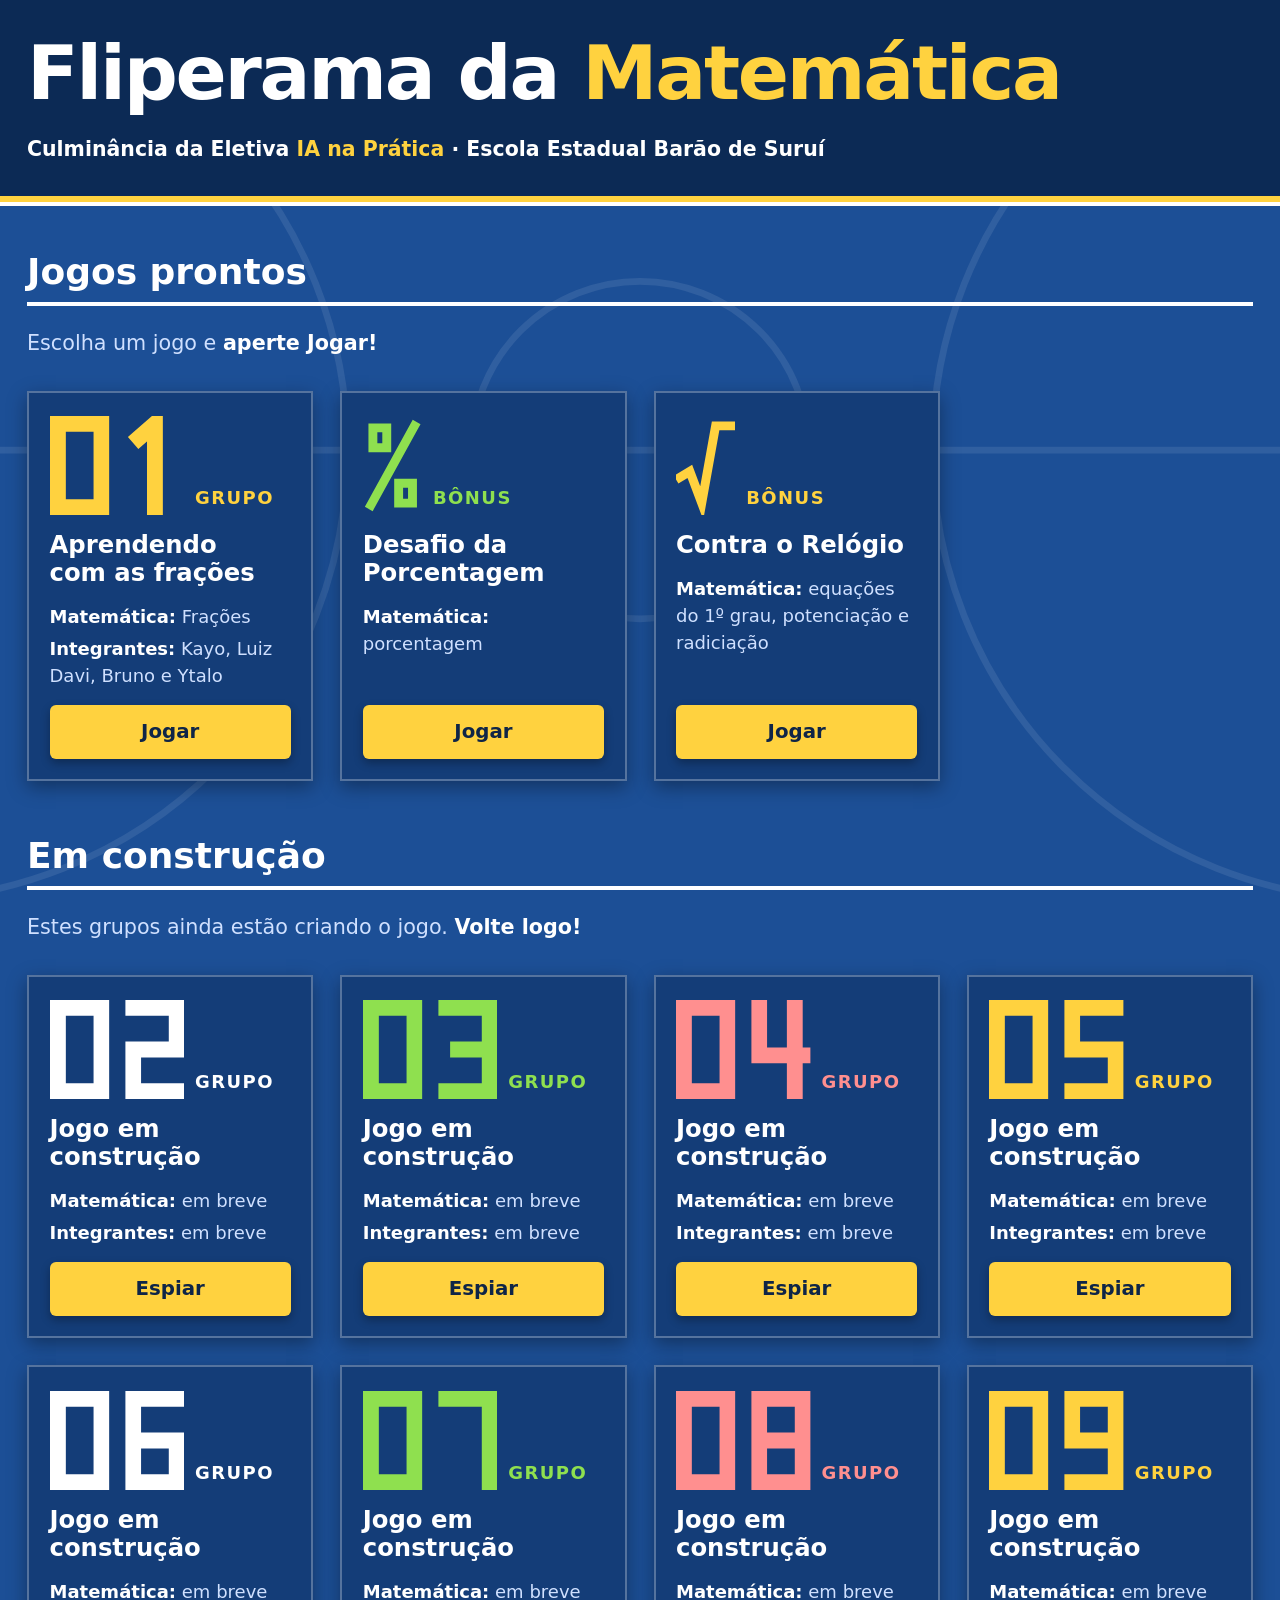
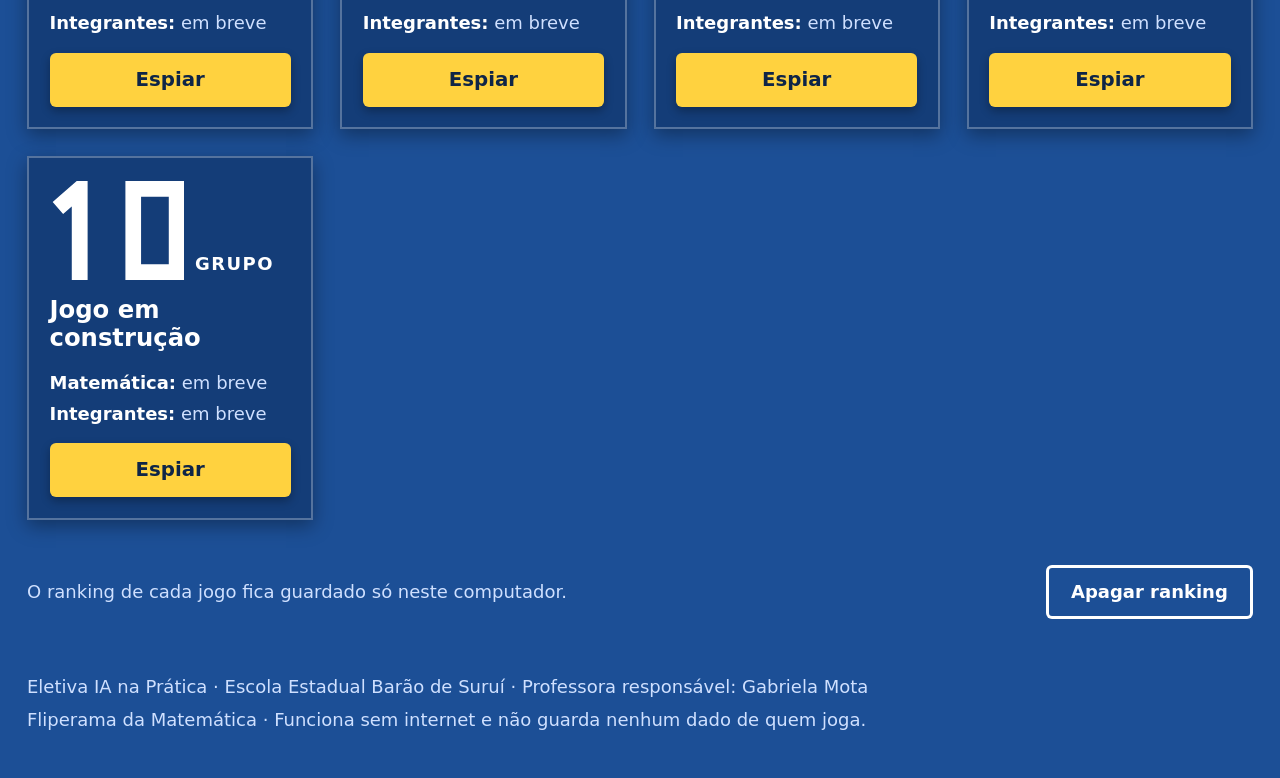
<file: index.html>
<!DOCTYPE html>
<html lang="pt-BR">
<head>
  <meta charset="utf-8">
  <meta name="viewport" content="width=device-width, initial-scale=1">
  <!-- Pede aos sites de busca (Google etc.) para não listar esta página -->
  <meta name="robots" content="noindex, nofollow">
  <title>Fliperama da Matemática</title>
  <link rel="stylesheet" href="estilo-comum.css">
  <style>
    /* ===== Estilo só da página inicial ===== */

    /* Linha do evento no cabeçalho */
    .cabecalho__evento {
      margin: 0.75rem 0 0;
      font-size: clamp(1rem, 1.6vw, 1.15rem);
      font-weight: 600;
      color: var(--texto-claro);
    }

    .cabecalho__evento strong {
      color: var(--amarelo);
    }

    /* Títulos das partes "Jogos prontos" e "Em construção" */
    .inicio__secao {
      margin: 3rem 0 1.25rem;
      font-size: clamp(1.5rem, 3vw, 2rem);
      font-weight: 900;
      padding-bottom: 0.5rem;
      border-bottom: 4px solid var(--branco);
    }

    .inicio__secao--primeira {
      margin-top: 0;
    }

    /* Aviso do ranking e botão de apagar (para a professora) */
    .ranking-local {
      margin: 2.5rem 0 0;
      display: flex;
      flex-wrap: wrap;
      gap: 0.75rem 1rem;
      align-items: center;
      justify-content: space-between;
      color: var(--texto-claro-suave);
    }

    .ranking-local p {
      margin: 0;
    }

    /* Símbolos dos jogos bônus: traço mais fino que os números */
    .simbolo {
      stroke-width: 9;
    }

    .rodape p + p {
      margin-top: 0.35rem;
    }

    .inicio {
      max-width: var(--largura-max);
      margin: 0 auto;
      padding: 2.5rem var(--espaco) 1rem;
    }

    .inicio__dica {
      margin: 0 0 1.75rem;
      font-size: 1.15rem;
      color: var(--texto-claro-suave);
    }

    .inicio__dica strong {
      color: var(--texto-claro);
    }

    /* A quadra: um "campo" para cada grupo */
    .zonas {
      list-style: none;
      margin: 0;
      padding: 0;
      display: grid;
      grid-template-columns: repeat(auto-fill, minmax(min(100%, 13.5rem), 1fr));
      gap: 1.5rem;
    }

    .zona {
      position: relative;
      display: flex;
      flex-direction: column;
      gap: 0.9rem;
      padding: 1.4rem 1.25rem 1.25rem;
      background: var(--azul-garrafao);
      /* linha fina pintada, sempre visível */
      box-shadow: inset 0 0 0 2px rgb(255 255 255 / 0.28), var(--sombra);
    }

    /* Movimento especial: a linha da quadra se desenha em volta do cartão.
       Uma metade desenha em cima e à direita; a outra, embaixo e à esquerda. */
    .zona::before,
    .zona::after {
      content: "";
      position: absolute;
      width: 0;
      height: 0;
      border: 5px solid transparent;
      pointer-events: none;
    }

    .zona::before { top: 0; left: 0; }
    .zona::after { bottom: 0; right: 0; }

    .zona:hover::before,
    .zona:focus-within::before {
      width: 100%;
      height: 100%;
      border-top-color: var(--cor-linha);
      border-right-color: var(--cor-linha);
      transition: width 200ms ease-out, height 200ms ease-out 200ms;
    }

    .zona:hover::after,
    .zona:focus-within::after {
      width: 100%;
      height: 100%;
      border-bottom-color: var(--cor-linha);
      border-left-color: var(--cor-linha);
      transition: border-color 0s 400ms, width 200ms ease-out 400ms, height 200ms ease-out 600ms;
    }

    .zona__camisa {
      display: flex;
      align-items: flex-end;
      gap: 0.6rem;
    }

    .zona__palavra {
      font-weight: 800;
      font-size: 1rem;
      text-transform: uppercase;
      letter-spacing: 0.08em;
      color: var(--cor-linha);
      padding-bottom: 0.2rem;
    }

    .zona__titulo {
      font-size: 1.35rem;
      font-weight: 800;
    }

    .zona__info {
      margin: 0;
      display: grid;
      gap: 0.25rem;
      color: var(--texto-claro-suave);
    }

    .zona__info dt {
      display: inline;
      font-weight: 700;
      color: var(--texto-claro);
    }

    .zona__info dd {
      display: inline;
      margin: 0;
    }

    .zona__botao {
      margin-top: auto;
      width: 100%;
    }

    @media (max-width: 30rem) {
      .numero { height: 4.5rem; }
    }
  </style>
</head>
<body class="fundo-quadra">
  <!-- Desenho dos algarismos (usados nos números de camisa) -->
  <svg width="0" height="0" style="position:absolute" aria-hidden="true">
    <symbol id="d0" viewBox="0 0 60 100"><path d="M8 8 H52 V92 H8 Z"/></symbol>
    <symbol id="d1" viewBox="0 0 60 100"><path d="M14 22 L30 8 V92"/></symbol>
    <symbol id="d2" viewBox="0 0 60 100"><path d="M8 8 H52 V50 H8 V92 H52"/></symbol>
    <symbol id="d3" viewBox="0 0 60 100"><path d="M8 8 H52 V92 H8 M20 50 H52"/></symbol>
    <symbol id="d4" viewBox="0 0 60 100"><path d="M8 8 V56 H52 M44 8 V92"/></symbol>
    <symbol id="d5" viewBox="0 0 60 100"><path d="M52 8 H8 V50 H52 V92 H8"/></symbol>
    <symbol id="d6" viewBox="0 0 60 100"><path d="M52 8 H8 V92 H52 V50 H8"/></symbol>
    <symbol id="d7" viewBox="0 0 60 100"><path d="M8 8 H52 V92"/></symbol>
    <symbol id="d8" viewBox="0 0 60 100"><path d="M8 8 H52 V92 H8 Z M8 50 H52"/></symbol>
    <symbol id="d9" viewBox="0 0 60 100"><path d="M52 50 H8 V8 H52 V92 H8"/></symbol>
  </svg>

  <header class="cabecalho cabecalho--inicio">
    <div class="cabecalho__dentro">
      <h1 class="cabecalho__titulo">Fliperama da <span>Matemática</span></h1>
      <!-- Evento e escola (pedido da professora) -->
      <p class="cabecalho__evento">Culminância da Eletiva <strong>IA na Prática</strong> · Escola Estadual Barão de Suruí</p>
    </div>
  </header>

  <main class="inicio">

    <!-- CARTOES:INICIO (feito pelo ferramentas/atualizar-cartoes.py, não edite à mão) -->
    <h2 class="inicio__secao inicio__secao--primeira">Jogos prontos</h2>
    <p class="inicio__dica">Escolha um jogo e <strong>aperte Jogar!</strong></p>
    <ul class="zonas">
      <!-- Grupo 1 -->
      <li class="zona" style="--cor-linha: var(--amarelo)">
        <div class="zona__camisa">
          <svg class="numero" viewBox="0 0 136 100" role="img" aria-label="Grupo 1"><use href="#d0" x="0" width="60" height="100"/><use href="#d1" x="76" width="60" height="100"/></svg>
          <span class="zona__palavra" aria-hidden="true">Grupo</span>
        </div>
        <h3 class="zona__titulo">Aprendendo com as frações</h3>
        <dl class="zona__info">
          <div><dt>Matemática:</dt> <dd>Frações</dd></div>
          <div><dt>Integrantes:</dt> <dd>Kayo, Luiz Davi, Bruno e Ytalo</dd></div>
        </dl>
        <a class="botao zona__botao" href="jogos/grupo-01/index.html">Jogar<span class="so-leitor"> o jogo do Grupo 1</span></a>
      </li>
      <!-- Jogo bônus: Desafio da Porcentagem -->
      <li class="zona" style="--cor-linha: var(--verde)">
        <div class="zona__camisa">
          <svg class="numero simbolo" viewBox="0 0 60 100" aria-hidden="true"><path d="M10 12 H24 V32 H10 Z M36 68 H50 V88 H36 Z M52 10 L8 90"/></svg>
          <span class="zona__palavra" aria-hidden="true">Bônus</span>
        </div>
        <h3 class="zona__titulo">Desafio da Porcentagem</h3>
        <dl class="zona__info">
          <div><dt>Matemática:</dt> <dd>porcentagem</dd></div>
        </dl>
        <a class="botao zona__botao" href="jogos/exemplo/index.html">Jogar<span class="so-leitor"> o Desafio da Porcentagem</span></a>
      </li>
      <!-- Jogo bônus: Contra o Relógio -->
      <li class="zona" style="--cor-linha: var(--amarelo)">
        <div class="zona__camisa">
          <svg class="numero simbolo" viewBox="0 0 60 100" aria-hidden="true"><path d="M4 62 L14 56 L26 88 L40 10 H58"/></svg>
          <span class="zona__palavra" aria-hidden="true">Bônus</span>
        </div>
        <h3 class="zona__titulo">Contra o Relógio</h3>
        <dl class="zona__info">
          <div><dt>Matemática:</dt> <dd>equações do 1º grau, potenciação e radiciação</dd></div>
        </dl>
        <a class="botao zona__botao" href="jogos/exemplo-2/index.html">Jogar<span class="so-leitor"> o Contra o Relógio</span></a>
      </li>
    </ul>

    <h2 class="inicio__secao">Em construção</h2>
    <p class="inicio__dica">Estes grupos ainda estão criando o jogo. <strong>Volte logo!</strong></p>
    <ul class="zonas">
      <!-- Grupo 2 -->
      <li class="zona" style="--cor-linha: var(--branco)">
        <div class="zona__camisa">
          <svg class="numero" viewBox="0 0 136 100" role="img" aria-label="Grupo 2"><use href="#d0" x="0" width="60" height="100"/><use href="#d2" x="76" width="60" height="100"/></svg>
          <span class="zona__palavra" aria-hidden="true">Grupo</span>
        </div>
        <h3 class="zona__titulo">Jogo em construção</h3>
        <dl class="zona__info">
          <div><dt>Matemática:</dt> <dd>em breve</dd></div>
          <div><dt>Integrantes:</dt> <dd>em breve</dd></div>
        </dl>
        <a class="botao zona__botao" href="jogos/grupo-02/index.html">Espiar<span class="so-leitor"> como está o jogo do Grupo 2</span></a>
      </li>
      <!-- Grupo 3 -->
      <li class="zona" style="--cor-linha: var(--verde)">
        <div class="zona__camisa">
          <svg class="numero" viewBox="0 0 136 100" role="img" aria-label="Grupo 3"><use href="#d0" x="0" width="60" height="100"/><use href="#d3" x="76" width="60" height="100"/></svg>
          <span class="zona__palavra" aria-hidden="true">Grupo</span>
        </div>
        <h3 class="zona__titulo">Jogo em construção</h3>
        <dl class="zona__info">
          <div><dt>Matemática:</dt> <dd>em breve</dd></div>
          <div><dt>Integrantes:</dt> <dd>em breve</dd></div>
        </dl>
        <a class="botao zona__botao" href="jogos/grupo-03/index.html">Espiar<span class="so-leitor"> como está o jogo do Grupo 3</span></a>
      </li>
      <!-- Grupo 4 -->
      <li class="zona" style="--cor-linha: var(--vermelho)">
        <div class="zona__camisa">
          <svg class="numero" viewBox="0 0 136 100" role="img" aria-label="Grupo 4"><use href="#d0" x="0" width="60" height="100"/><use href="#d4" x="76" width="60" height="100"/></svg>
          <span class="zona__palavra" aria-hidden="true">Grupo</span>
        </div>
        <h3 class="zona__titulo">Jogo em construção</h3>
        <dl class="zona__info">
          <div><dt>Matemática:</dt> <dd>em breve</dd></div>
          <div><dt>Integrantes:</dt> <dd>em breve</dd></div>
        </dl>
        <a class="botao zona__botao" href="jogos/grupo-04/index.html">Espiar<span class="so-leitor"> como está o jogo do Grupo 4</span></a>
      </li>
      <!-- Grupo 5 -->
      <li class="zona" style="--cor-linha: var(--amarelo)">
        <div class="zona__camisa">
          <svg class="numero" viewBox="0 0 136 100" role="img" aria-label="Grupo 5"><use href="#d0" x="0" width="60" height="100"/><use href="#d5" x="76" width="60" height="100"/></svg>
          <span class="zona__palavra" aria-hidden="true">Grupo</span>
        </div>
        <h3 class="zona__titulo">Jogo em construção</h3>
        <dl class="zona__info">
          <div><dt>Matemática:</dt> <dd>em breve</dd></div>
          <div><dt>Integrantes:</dt> <dd>em breve</dd></div>
        </dl>
        <a class="botao zona__botao" href="jogos/grupo-05/index.html">Espiar<span class="so-leitor"> como está o jogo do Grupo 5</span></a>
      </li>
      <!-- Grupo 6 -->
      <li class="zona" style="--cor-linha: var(--branco)">
        <div class="zona__camisa">
          <svg class="numero" viewBox="0 0 136 100" role="img" aria-label="Grupo 6"><use href="#d0" x="0" width="60" height="100"/><use href="#d6" x="76" width="60" height="100"/></svg>
          <span class="zona__palavra" aria-hidden="true">Grupo</span>
        </div>
        <h3 class="zona__titulo">Jogo em construção</h3>
        <dl class="zona__info">
          <div><dt>Matemática:</dt> <dd>em breve</dd></div>
          <div><dt>Integrantes:</dt> <dd>em breve</dd></div>
        </dl>
        <a class="botao zona__botao" href="jogos/grupo-06/index.html">Espiar<span class="so-leitor"> como está o jogo do Grupo 6</span></a>
      </li>
      <!-- Grupo 7 -->
      <li class="zona" style="--cor-linha: var(--verde)">
        <div class="zona__camisa">
          <svg class="numero" viewBox="0 0 136 100" role="img" aria-label="Grupo 7"><use href="#d0" x="0" width="60" height="100"/><use href="#d7" x="76" width="60" height="100"/></svg>
          <span class="zona__palavra" aria-hidden="true">Grupo</span>
        </div>
        <h3 class="zona__titulo">Jogo em construção</h3>
        <dl class="zona__info">
          <div><dt>Matemática:</dt> <dd>em breve</dd></div>
          <div><dt>Integrantes:</dt> <dd>em breve</dd></div>
        </dl>
        <a class="botao zona__botao" href="jogos/grupo-07/index.html">Espiar<span class="so-leitor"> como está o jogo do Grupo 7</span></a>
      </li>
      <!-- Grupo 8 -->
      <li class="zona" style="--cor-linha: var(--vermelho)">
        <div class="zona__camisa">
          <svg class="numero" viewBox="0 0 136 100" role="img" aria-label="Grupo 8"><use href="#d0" x="0" width="60" height="100"/><use href="#d8" x="76" width="60" height="100"/></svg>
          <span class="zona__palavra" aria-hidden="true">Grupo</span>
        </div>
        <h3 class="zona__titulo">Jogo em construção</h3>
        <dl class="zona__info">
          <div><dt>Matemática:</dt> <dd>em breve</dd></div>
          <div><dt>Integrantes:</dt> <dd>em breve</dd></div>
        </dl>
        <a class="botao zona__botao" href="jogos/grupo-08/index.html">Espiar<span class="so-leitor"> como está o jogo do Grupo 8</span></a>
      </li>
      <!-- Grupo 9 -->
      <li class="zona" style="--cor-linha: var(--amarelo)">
        <div class="zona__camisa">
          <svg class="numero" viewBox="0 0 136 100" role="img" aria-label="Grupo 9"><use href="#d0" x="0" width="60" height="100"/><use href="#d9" x="76" width="60" height="100"/></svg>
          <span class="zona__palavra" aria-hidden="true">Grupo</span>
        </div>
        <h3 class="zona__titulo">Jogo em construção</h3>
        <dl class="zona__info">
          <div><dt>Matemática:</dt> <dd>em breve</dd></div>
          <div><dt>Integrantes:</dt> <dd>em breve</dd></div>
        </dl>
        <a class="botao zona__botao" href="jogos/grupo-09/index.html">Espiar<span class="so-leitor"> como está o jogo do Grupo 9</span></a>
      </li>
      <!-- Grupo 10 -->
      <li class="zona" style="--cor-linha: var(--branco)">
        <div class="zona__camisa">
          <svg class="numero" viewBox="0 0 136 100" role="img" aria-label="Grupo 10"><use href="#d1" x="0" width="60" height="100"/><use href="#d0" x="76" width="60" height="100"/></svg>
          <span class="zona__palavra" aria-hidden="true">Grupo</span>
        </div>
        <h3 class="zona__titulo">Jogo em construção</h3>
        <dl class="zona__info">
          <div><dt>Matemática:</dt> <dd>em breve</dd></div>
          <div><dt>Integrantes:</dt> <dd>em breve</dd></div>
        </dl>
        <a class="botao zona__botao" href="jogos/grupo-10/index.html">Espiar<span class="so-leitor"> como está o jogo do Grupo 10</span></a>
      </li>
    </ul>
    <!-- CARTOES:FIM -->

    <!-- Cada jogo tem o seu ranking, guardado só neste computador -->
    <div class="ranking-local">
      <p>O ranking de cada jogo fica guardado só neste computador.</p>
      <button class="botao botao--voltar" id="apagarRanking">Apagar ranking</button>
    </div>
  </main>

  <footer class="rodape">
    <p>Eletiva IA na Prática · Escola Estadual Barão de Suruí · Professora responsável: Gabriela Mota</p>
    <p>Fliperama da Matemática · Funciona sem internet e não guarda nenhum dado de quem joga.</p>
  </footer>
  <!-- Ranking guardado só neste computador -->
  <script src="ranking-comum.js"></script>
  <script>
    // Apagar o ranking: pede para digitar APAGAR, para ninguém apagar sem querer
    document.getElementById("apagarRanking").addEventListener("click", () => {
      const resposta = prompt("Isso apaga o ranking de TODOS os jogos neste computador. Para confirmar, digite APAGAR:");
      if (resposta && resposta.trim().toUpperCase() === "APAGAR") {
        Ranking.apagarTudo();
        alert("Pronto! O ranking deste computador foi apagado.");
      }
    });

  </script>
</body>
</html>
</file>
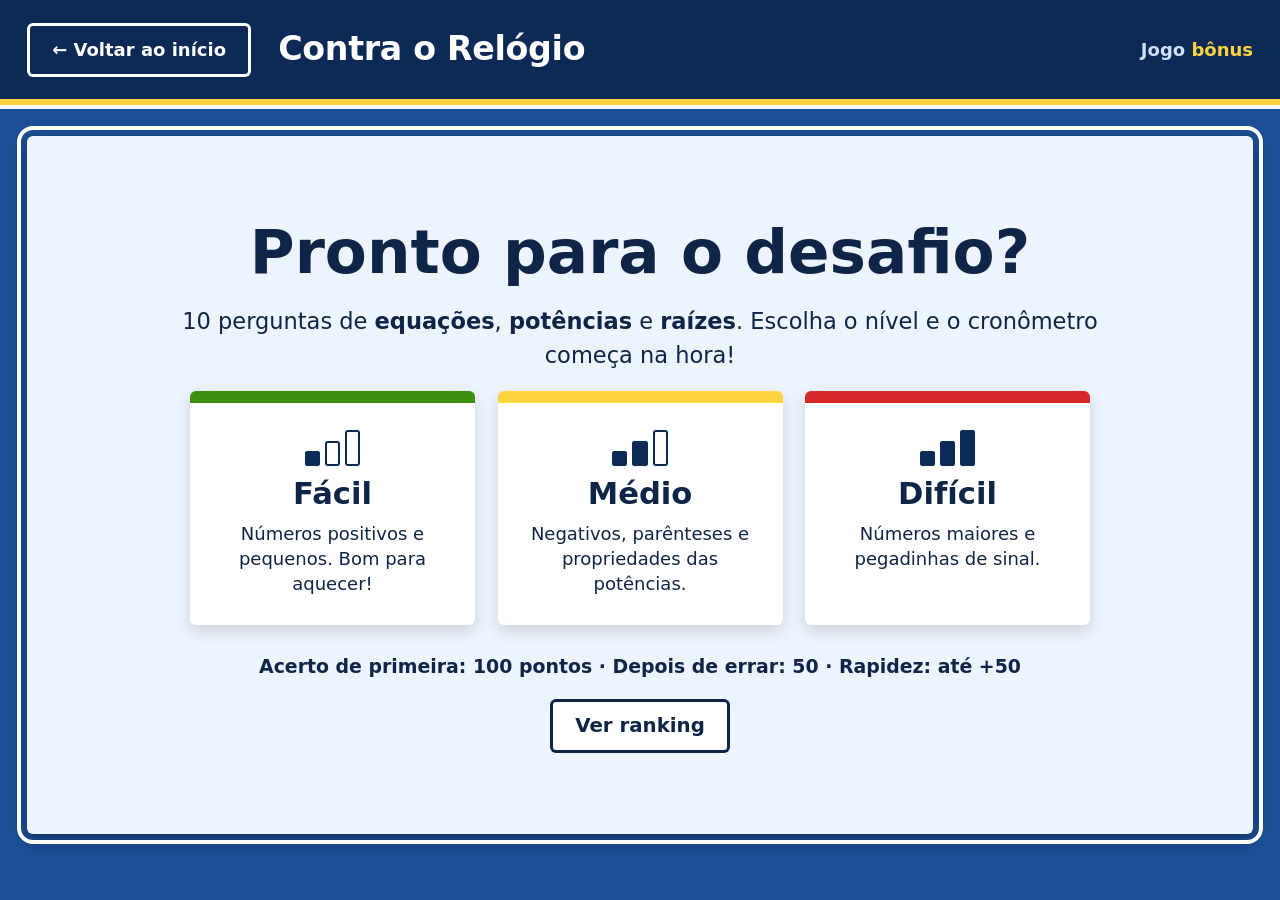
<file: jogos/exemplo-2/index.html>
<!DOCTYPE html>
<html lang="pt-BR">
<head>
  <meta charset="utf-8">
  <meta name="viewport" content="width=device-width, initial-scale=1">
  <!-- Pede aos sites de busca (Google etc.) para não listar esta página -->
  <meta name="robots" content="noindex, nofollow">
  <title>Contra o Relógio · Fliperama da Matemática</title>
  <!-- Visual comum a todos os jogos (cores, cabeçalho e botões) -->
  <link rel="stylesheet" href="../../estilo-comum.css">
  <style>
    /* ===== Estilo só deste jogo ===== */

    .jogo {
      max-width: 46rem;
      margin: 0 auto;
    }

    .jogo__topo {
      display: flex;
      flex-wrap: wrap;
      gap: 0.75rem 1rem;
      align-items: center;
      justify-content: space-between;
      margin-bottom: 2rem;
    }

    .jogo__rodada {
      margin: 0;
      font-weight: 800;
      font-size: 1.1rem;
    }

    .jogo__placares {
      display: flex;
      flex-wrap: wrap;
      gap: 0.75rem;
    }

    /* Etiqueta com o assunto da pergunta */
    .assunto {
      display: inline-block;
      margin-left: 0.5rem;
      padding: 0.1rem 0.6rem;
      border-radius: 4px;
      background: var(--azul-quadra);
      color: var(--branco);
      font-size: 1rem;
    }

    .pergunta {
      margin: 0 0 0.5rem;
      font-size: clamp(1.1rem, 2.4vw, 1.3rem);
      font-weight: 700;
    }

    /* A conta em destaque */
    .conta {
      margin: 0 0 1.75rem;
      font-size: clamp(2rem, 6vw, 3.2rem);
      font-weight: 900;
      letter-spacing: -0.01em;
      line-height: 1.3;
      font-variant-numeric: tabular-nums;
    }

    .conta sup {
      font-size: 0.55em;
    }

    /* Sinal de raiz com a "tampa" em cima do número */
    .raiz {
      white-space: nowrap;
    }

    .raiz__numero {
      border-top: 0.08em solid currentColor;
      padding: 0 0.08em;
    }

    .x {
      color: var(--azul-quadra);
      font-style: italic;
    }

    /* As 4 respostas */
    .opcoes {
      display: grid;
      grid-template-columns: repeat(2, minmax(0, 1fr));
      gap: 1rem;
    }

    .opcao {
      min-height: 4rem;
      font-size: 1.6rem;
      background: var(--branco);
      color: var(--texto-escuro);
      box-shadow: inset 0 0 0 3px var(--azul-quadra), 0 4px 10px rgb(0 0 0 / 0.12);
    }

    .opcao:hover {
      background: var(--amarelo);
    }

    .opcao sup {
      font-size: 0.6em;
    }

    /* Resposta certa e resposta errada (com palavras na mensagem também) */
    .opcao--certa,
    .opcao--certa:hover,
    .opcao--certa:disabled {
      background: var(--acerto-fundo);
      box-shadow: inset 0 0 0 4px var(--acerto-linha);
      color: var(--acerto-texto);
      opacity: 1;
    }

    .opcao--errada,
    .opcao--errada:hover,
    .opcao--errada:disabled {
      background: var(--erro-fundo);
      box-shadow: inset 0 0 0 4px var(--erro-linha);
      color: var(--erro-texto);
      text-decoration: line-through;
      opacity: 1;
    }

    .explicacao {
      margin: 0 0 1rem;
      font-size: 1.15rem;
    }

    /* Tela inicial e tela final */
    .tela-centro {
      text-align: center;
      display: grid;
      grid-template-columns: minmax(0, 1fr); /* não deixa passar da largura da tela */
      gap: 1rem;
      justify-items: center;
      padding-block: 2rem;
      max-width: 52rem;
      margin: 0 auto;
    }

    .tela-centro h2 {
      font-size: clamp(2rem, 6vw, 3.4rem);
      font-weight: 900;
    }

    .tela-centro p {
      margin: 0;
      font-size: 1.25rem;
    }

    .tela-centro h3 {
      margin-top: 0.75rem;
      font-size: 1.5rem;
      font-weight: 900;
    }

    .tela-centro .dica-ranking {
      font-size: 1rem;
    }

    .tela-centro .regras {
      margin-top: 0.5rem;
      font-size: 1.05rem;
    }

    .tela-centro .subtitulo {
      margin-top: 0.75rem;
      font-size: 1.3rem;
      font-weight: 800;
    }

    .botoes-final {
      display: flex;
      flex-wrap: wrap;
      gap: 1rem;
      justify-content: center;
    }

    [hidden] {
      display: none !important;
    }

    @media (max-width: 30rem) {
      .opcoes {
        grid-template-columns: 1fr;
      }
    }
  </style>
</head>
<body>

  <!-- Cabeçalho igual em todos os jogos -->
  <header class="cabecalho">
    <div class="cabecalho__dentro">
      <a class="botao botao--voltar" href="../../index.html">← Voltar ao início</a>
      <h1 class="cabecalho__titulo">Contra o Relógio</h1>
      <p class="cabecalho__grupo">Jogo <strong>bônus</strong></p>
    </div>
  </header>

  <main class="pagina-jogo">
    <section class="area-jogo">

      <!-- Tela inicial -->
      <div class="tela-centro" id="telaInicio">
        <h2>Pronto para o desafio?</h2>
        <p>10 perguntas de <strong>equações</strong>, <strong>potências</strong> e <strong>raízes</strong>. Escolha o nível e o cronômetro começa na hora!</p>
        <div class="niveis">
          <button class="nivel nivel--facil" data-nivel="facil">
            <span class="nivel__barras" aria-hidden="true"><span class="cheia"></span><span></span><span></span></span>
            <span class="nivel__nome">Fácil</span>
            <span class="nivel__descricao">Números positivos e pequenos. Bom para aquecer!</span>
          </button>
          <button class="nivel nivel--medio" data-nivel="medio">
            <span class="nivel__barras" aria-hidden="true"><span class="cheia"></span><span class="cheia"></span><span></span></span>
            <span class="nivel__nome">Médio</span>
            <span class="nivel__descricao">Negativos, parênteses e propriedades das potências.</span>
          </button>
          <button class="nivel nivel--dificil" data-nivel="dificil">
            <span class="nivel__barras" aria-hidden="true"><span class="cheia"></span><span class="cheia"></span><span class="cheia"></span></span>
            <span class="nivel__nome">Difícil</span>
            <span class="nivel__descricao">Números maiores e pegadinhas de sinal.</span>
          </button>
        </div>
        <p class="regras">Acerto de primeira: 100 pontos · Depois de errar: 50 · Rapidez: até +50</p>
        <button class="botao botao--secundario" id="verRanking">Ver ranking</button>
      </div>

      <!-- Tela do ranking (com abas dos níveis) -->
      <div class="tela-centro" id="telaRanking" hidden>
        <h2>Ranking</h2>
        <p>Os 10 melhores deste computador.</p>
        <div class="abas" role="tablist" aria-label="Nível do ranking">
          <button class="aba" role="tab" data-aba="facil" aria-selected="false">Fácil</button>
          <button class="aba" role="tab" data-aba="medio" aria-selected="false">Médio</button>
          <button class="aba" role="tab" data-aba="dificil" aria-selected="false">Difícil</button>
        </div>
        <div id="tabelaRanking"></div>
        <button class="botao" id="voltarDoRanking">Voltar</button>
      </div>

      <!-- Tela do jogo -->
      <div class="jogo" id="telaJogo" hidden>
        <div class="jogo__topo">
          <p class="jogo__rodada"><span id="rodada">Pergunta 1 de 10</span><span class="assunto" id="assunto"></span></p>
          <div class="jogo__placares">
            <div class="placar">Pontos <span class="placar__valor" id="placar">0</span></div>
            <div class="placar">Tempo <span class="placar__valor" id="relogio">0:00</span></div>
          </div>
        </div>

        <p class="pergunta" id="pergunta"></p>
        <p class="conta" id="conta"></p>
        <div class="opcoes" id="opcoes"></div>

        <!-- Mensagem de acerto ou erro (o leitor de tela também lê) -->
        <div aria-live="polite">
          <p class="mensagem" id="mensagem" hidden></p>
        </div>
        <p class="explicacao" id="explicacao" hidden></p>
        <button class="botao" id="proxima" hidden>Próxima pergunta</button>
      </div>

      <!-- Tela final -->
      <div class="tela-centro" id="telaFinal" hidden>
        <h2 id="tituloFinal"></h2>
        <p id="textoFinal"></p>
        <p id="tempoFinal"></p>

        <!-- Entrar no ranking: só se o aluno quiser -->
        <div class="caixa-ranking" id="caixaRanking">
          <label for="nick">Quer entrar no ranking?</label>
          <p class="dica-ranking">Só se quiser. Use o primeiro nome ou um apelido, sem sobrenome.</p>
          <div class="caixa-ranking__linha" id="linhaRanking">
            <input class="campo" id="nick" maxlength="20" autocomplete="off" placeholder="Nome ou apelido">
            <button class="botao" id="salvarRanking">Salvar</button>
            <button class="botao botao--secundario" id="pularRanking">Agora não</button>
          </div>
          <p class="mensagem" id="mensagemRanking" hidden></p>
        </div>

        <h3 id="tituloRankingFinal">Ranking</h3>
        <div id="rankingFinal"></div>
        <div class="botoes-final">
          <button class="botao" id="denovo">Jogar de novo</button>
          <button class="botao botao--secundario" id="mudarNivel">Mudar de nível</button>
        </div>
      </div>

    </section>
  </main>

  <!-- Ranking guardado só neste computador (igual em todos os jogos) -->
  <script src="../../ranking-comum.js"></script>
  <script>
    // ===== Configuração =====
    // Quantas perguntas de cada assunto (total: 10)
    const QUANTAS = { equacao: 4, potencia: 3, raiz: 3 };
    const TOTAL_PERGUNTAS = 10;
    const NOMES_DOS_NIVEIS = { facil: "Fácil", medio: "Médio", dificil: "Difícil" };

    // Nome do jogo no ranking (cada jogo tem o seu)
    const JOGO_ID = "exemplo-2";
    const NOME_DO_JOGO = "Contra o Relógio";

    // ===== Elementos da página =====
    const el = (id) => document.getElementById(id);

    // ===== Estado do jogo (fica só na memória da página) =====
    let nivel = "medio";     // nível escolhido na tela inicial
    let perguntas = [];
    let rodada = 0;
    let acertos = 0;
    let errouNestaRodada = false;
    let inicio = 0;          // hora em que o jogo começou
    let cronometro = null;   // o relógio que atualiza a tela
    let pontos = 0;
    let tempoDaPartida = 0;  // tempo total da última partida (para o ranking)
    let inicioPergunta = 0;  // hora em que a pergunta apareceu

    // ===== Ajudantes =====

    // Número inteiro sorteado entre min e max
    function sortear(min, max) {
      return Math.floor(Math.random() * (max - min + 1)) + min;
    }

    // Sorteia um item de uma lista
    function umDe(lista) {
      return lista[sortear(0, lista.length - 1)];
    }

    // Embaralha uma lista
    function embaralhar(lista) {
      return lista
        .map((item) => [Math.random(), item])
        .sort((a, b) => a[0] - b[0])
        .map((par) => par[1]);
    }

    // Escreve um número com o sinal de menos certinho: −3
    function num(n) {
      return n < 0 ? "−" + Math.abs(n) : String(n);
    }

    // Número negativo entre parênteses, para usar no meio da conta: (−3)
    function numP(n) {
      return n < 0 ? "(" + num(n) + ")" : String(n);
    }

    // "+ 5" ou "− 5", para escrever a conta
    function maisMenos(n) {
      return n < 0 ? " − " + Math.abs(n) : " + " + n;
    }

    // Termo com x: 1x vira x
    function termoX(a) {
      return (a === 1 ? "" : num(a)) + '<span class="x">x</span>';
    }

    // Potência escrita bonita: base com expoente em cima
    function potencia(base, exp) {
      return numP(base) + "<sup>" + exp + "</sup>";
    }

    // Raiz escrita bonita: √ ou ∛ com a tampa em cima do número
    function raiz(n, indice) {
      const simbolo = indice === 3 ? "∛" : "√";
      return '<span class="raiz">' + simbolo + '<span class="raiz__numero">' + num(n) + "</span></span>";
    }

    // ===== Perguntas de EQUAÇÃO DO 1º GRAU =====
    // Cada gerador olha a variável "nivel" para escolher o tamanho dos números.

    // ax + b = c
    function equacaoSimples() {
      let a, x, b;
      if (nivel === "facil") {          // tudo positivo e pequeno
        a = sortear(2, 5); x = sortear(1, 10); b = sortear(1, 20);
      } else if (nivel === "medio") {
        a = sortear(2, 9); x = sortear(-9, 12); b = sortear(-20, 20);
      } else {                          // números maiores e negativos
        a = sortear(2, 12); x = sortear(-15, 15); b = sortear(-40, 40);
      }
      if (b === 0) b = 7;
      const c = a * x + b;
      return {
        assunto: "Equação",
        pergunta: "Qual é o valor de x?",
        conta: termoX(a) + maisMenos(b) + " = " + num(c),
        resposta: x,
        erradas: [x + 1, x - 1, -x, (c + b) / a, c - b, x + 2],
        explicacao:
          `${a}x = ${num(c)}${maisMenos(-b)} → ${a}x = ${num(c - b)} → x = ${num(c - b)} ÷ ${a} = ${num(x)}.`,
        confere: (r) => a * r + b === c,
      };
    }

    // a(x + b) = c
    function equacaoParenteses() {
      let a, x, b;
      if (nivel === "dificil") {
        a = sortear(2, 9); x = sortear(-10, 12); b = sortear(-12, 12);
      } else {
        a = sortear(2, 6); x = sortear(-6, 10); b = sortear(-8, 9);
      }
      if (b === 0) b = 3;
      const c = a * (x + b);
      return {
        assunto: "Equação",
        pergunta: "Qual é o valor de x?",
        conta: a + '(<span class="x">x</span>' + maisMenos(b) + ") = " + num(c),
        resposta: x,
        erradas: [x + 1, -x, c - b, c / a + b, x - 2, c - a * b + 1],
        explicacao:
          `Divida os dois lados por ${a}: x${maisMenos(b)} = ${num(c / a)} → x = ${num(c / a)}${maisMenos(-b)} = ${num(x)}.`,
        confere: (r) => a * (r + b) === c,
      };
    }

    // ax + b = cx + d
    function equacaoDoisLados() {
      let a, x, b;
      if (nivel === "dificil") {
        a = sortear(4, 12); x = sortear(-12, 12); b = sortear(-30, 30);
      } else {
        a = sortear(3, 9); x = sortear(-8, 10); b = sortear(-15, 15);
      }
      const c = sortear(1, a - 1);
      if (b === 0) b = -4;
      const d = (a - c) * x + b;
      return {
        assunto: "Equação",
        pergunta: "Qual é o valor de x?",
        conta: termoX(a) + maisMenos(b) + " = " + termoX(c) + (d === 0 ? "" : maisMenos(d)),
        resposta: x,
        erradas: [x + 1, -x, x - 1, (d + b) / (a - c), (d - b) / (a + c), x + 3],
        explicacao:
          `Junte o x de um lado: ${a}x − ${c === 1 ? "" : c}x = ${num(d)}${maisMenos(-b)} → ${a - c}x = ${num(d - b)} → x = ${num(x)}.`,
        confere: (r) => a * r + b === c * r + d,
      };
    }

    // ===== Perguntas de POTENCIAÇÃO =====

    // Calcule a potência: 3⁴, (−2)³, 7⁰...
    function potenciaValor() {
      let opcoes;
      if (nivel === "facil") {
        opcoes = [
          [2, sortear(2, 5)], [3, sortear(2, 3)], [4, 2], [5, sortear(2, 3)],
          [10, sortear(2, 3)], [sortear(6, 10), 2],
        ];
      } else if (nivel === "medio") {
        opcoes = [
          [2, sortear(2, 8)], [3, sortear(2, 4)], [4, sortear(2, 3)], [5, sortear(2, 3)],
          [10, sortear(2, 5)], [-2, sortear(2, 5)], [-3, sortear(2, 3)], [sortear(6, 12), 2],
          [sortear(2, 9), 0], [-1, sortear(5, 8)],
        ];
      } else {
        opcoes = [
          [-2, sortear(3, 6)], [-3, sortear(3, 4)], [-4, 3], [-5, 3], [2, sortear(7, 10)],
          [3, sortear(4, 5)], [sortear(-9, -2), 0], [sortear(11, 15), 2],
        ];
      }
      const [base, exp] = umDe(opcoes);
      const resp = Math.pow(base, exp);
      let explicacao;
      if (exp === 0) {
        explicacao = "Todo número diferente de zero elevado a 0 dá 1.";
      } else {
        explicacao =
          `${potencia(base, exp)} = ` + Array(exp).fill(numP(base)).join(" × ") + ` = ${num(resp)}.`;
        if (base < 0) {
          explicacao += exp % 2 === 0
            ? " Base negativa com expoente par: o resultado é positivo."
            : " Base negativa com expoente ímpar: o resultado é negativo.";
        }
      }
      return {
        assunto: "Potência",
        pergunta: "Quanto vale esta potência?",
        conta: potencia(base, exp),
        resposta: resp,
        erradas: [base * exp, -resp, resp * base, exp === 0 ? 0 : Math.pow(base, exp - 1), base + exp],
        explicacao,
        confere: (r) => r === Math.pow(base, exp),
      };
    }

    // Pegadinha do sinal (Difícil): −2⁴ é diferente de (−2)⁴
    function potenciaSinal() {
      const a = sortear(2, 5);
      const exp = umDe([2, 4]);
      const valor = Math.pow(a, exp);
      return {
        assunto: "Potência",
        pergunta: "Quanto vale esta conta? Cuidado com o sinal!",
        conta: "−" + potencia(a, exp),
        resposta: -valor,
        erradas: [valor, -(a * exp), a * exp, -valor + 1],
        explicacao:
          `Sem parênteses, o expoente vale só para o ${a}: −${potencia(a, exp)} = −(${Array(exp).fill(a).join(" × ")}) = ${num(-valor)}. ` +
          `Já ${potencia(-a, exp)} daria ${valor}.`,
        confere: (r) => r === -valor,
      };
    }

    // Propriedades: 2⁵ · 2³ = 2^?, 5⁷ ÷ 5³ = 5^? e, no Difícil, (3²)⁴ = 3^?
    function potenciaPropriedade() {
      const base = sortear(2, 9);
      const tipos = nivel === "dificil" ? ["vezes", "dividir", "potencia"] : ["vezes", "dividir"];
      const tipo = umDe(tipos);

      if (tipo === "potencia") {
        const m = sortear(2, 5);
        const n = sortear(2, 4);
        const resp = m * n;
        return {
          assunto: "Potência",
          pergunta: "Qual expoente completa a conta?",
          conta: "(" + potencia(base, m) + ")<sup>" + n + "</sup> = " + base + "<sup>?</sup>",
          resposta: resp,
          erradas: [m + n, resp + 1, resp - 1, Math.pow(m, n)],
          mostrar: (v) => base + "<sup>" + v + "</sup>",
          explicacao: `Potência de potência: conserve a base e multiplique os expoentes. ${m} × ${n} = ${resp}.`,
          confere: (r) => r === m * n,
        };
      }

      const m = sortear(3, 9);
      const n = sortear(2, m - 1);
      const multiplicar = tipo === "vezes";
      const resp = multiplicar ? m + n : m - n;
      return {
        assunto: "Potência",
        pergunta: "Qual expoente completa a conta?",
        conta: potencia(base, m) + (multiplicar ? " · " : " ÷ ") + potencia(base, n) + " = " + base + "<sup>?</sup>",
        resposta: resp,
        erradas: multiplicar ? [m * n, resp + 1, m - n, resp - 1] : [m + n, Math.floor(m / n), resp + 1, m * n],
        mostrar: (v) => base + "<sup>" + v + "</sup>",
        explicacao: multiplicar
          ? `Multiplicação de potências de mesma base: conserve a base e some os expoentes. ${m} + ${n} = ${resp}.`
          : `Divisão de potências de mesma base: conserve a base e subtraia os expoentes. ${m} − ${n} = ${resp}.`,
        confere: (r) => r === (multiplicar ? m + n : m - n),
      };
    }

    // ===== Perguntas de RADICIAÇÃO =====

    // Raiz quadrada exata: √144
    function raizQuadrada() {
      const r = nivel === "facil" ? sortear(2, 10) : nivel === "medio" ? sortear(2, 20) : sortear(11, 30);
      const n = r * r;
      return {
        assunto: "Raiz",
        pergunta: "Quanto vale esta raiz quadrada?",
        conta: raiz(n, 2),
        resposta: r,
        erradas: [n / 2, r + 1, r - 1, 2 * r],
        explicacao: `${r} × ${r} = ${n}, então ${raiz(n, 2)} = ${r}.`,
        confere: (v) => v >= 0 && v * v === n,
      };
    }

    // Raiz cúbica exata (no Médio e no Difícil pode ser negativa): ∛−27
    function raizCubica() {
      let r = nivel === "facil" ? sortear(2, 5) : nivel === "medio" ? sortear(-6, 10) : sortear(-10, 12);
      if (r === 0 || r === 1) r = 4;
      const n = r * r * r;
      return {
        assunto: "Raiz",
        pergunta: "Quanto vale esta raiz cúbica?",
        conta: raiz(n, 3),
        resposta: r,
        erradas: [n / 3, -r, r + 1, r * r],
        explicacao: `${numP(r)} × ${numP(r)} × ${numP(r)} = ${num(n)}, então ${raiz(n, 3)} = ${num(r)}.`,
        confere: (v) => v * v * v === n,
      };
    }

    // Soma de raízes: √36 + √64 (cuidado: não é √100!)
    // No Difícil: √a + √b − √c
    function raizSoma() {
      let a = sortear(2, 12);
      let b = sortear(2, 12);
      if (a === b) b = a + 1;

      if (nivel === "dificil") {
        let c = sortear(2, 15);
        if (c === a || c === b) c = Math.max(a, b) + 1;
        const resp = a + b - c;
        return {
          assunto: "Raiz",
          pergunta: "Quanto dá esta conta?",
          conta: raiz(a * a, 2) + " + " + raiz(b * b, 2) + " − " + raiz(c * c, 2),
          resposta: resp,
          erradas: [a + b + c, resp + 1, resp - 2, -resp, c - a - b + 2],
          explicacao:
            `Calcule cada raiz primeiro: ${a}, ${b} e ${c}. Depois faça a conta: ${a} + ${b} − ${c} = ${num(resp)}.`,
          confere: (v) => v === a + b - c,
        };
      }

      const resp = a + b;
      const errada = Math.sqrt(a * a + b * b); // erro comum: juntar tudo dentro da raiz
      return {
        assunto: "Raiz",
        pergunta: "Quanto dá esta conta?",
        conta: raiz(a * a, 2) + " + " + raiz(b * b, 2),
        resposta: resp,
        erradas: [Math.round(errada), resp + 1, a * b, resp - 2],
        explicacao:
          `Calcule cada raiz primeiro: ${raiz(a * a, 2)} = ${a} e ${raiz(b * b, 2)} = ${b}. Depois some: ${a} + ${b} = ${resp}.` +
          ` Atenção: ${raiz(a * a, 2)} + ${raiz(b * b, 2)} não é igual a ${raiz(a * a + b * b, 2)}.`,
        confere: (v) => v === a + b,
      };
    }

    // ===== Montar a partida =====

    // Quais tipos de pergunta entram em cada nível
    const TIPOS_POR_NIVEL = {
      facil: {
        equacao: [equacaoSimples],
        potencia: [potenciaValor],
        raiz: [raizQuadrada, raizQuadrada, raizCubica],
      },
      medio: {
        equacao: [equacaoSimples, equacaoParenteses, equacaoDoisLados],
        potencia: [potenciaValor, potenciaValor, potenciaPropriedade],
        raiz: [raizQuadrada, raizCubica, raizSoma],
      },
      dificil: {
        equacao: [equacaoSimples, equacaoParenteses, equacaoDoisLados, equacaoDoisLados],
        potencia: [potenciaValor, potenciaSinal, potenciaPropriedade],
        raiz: [raizQuadrada, raizCubica, raizSoma],
      },
    };

    function montarPartida() {
      const tipos = TIPOS_POR_NIVEL[nivel];
      const lista = [];
      for (const assunto of ["equacao", "potencia", "raiz"]) {
        for (let i = 0; i < QUANTAS[assunto]; i++) {
          // Sorteia de novo se a conta já apareceu nesta partida
          let pergunta = umDe(tipos[assunto])();
          for (let tentativa = 0; tentativa < 30 && lista.some((q) => q.conta === pergunta.conta); tentativa++) {
            pergunta = umDe(tipos[assunto])();
          }
          lista.push(pergunta);
        }
      }
      return embaralhar(lista);
    }

    // Monta as 4 opções: a certa + 3 erradas diferentes (só números inteiros)
    function montarOpcoes(resposta, erradas) {
      const unicas = [...new Set(erradas)].filter(
        (x) => Number.isInteger(x) && x !== resposta
      );
      const escolhidas = embaralhar(unicas).slice(0, 3);
      // Garantia: se faltar opção, completa com números próximos
      let extra = 2;
      while (escolhidas.length < 3) {
        const candidato = resposta + extra;
        if (!escolhidas.includes(candidato) && candidato !== resposta) escolhidas.push(candidato);
        extra = extra > 0 ? -extra : -extra + 1;
      }
      return embaralhar([resposta, ...escolhidas]);
    }

    // ===== Pontuação (igual em todos os jogos do Fliperama) =====
    // Acerto de primeira: 100 pontos. Acerto depois de errar: 50 pontos.
    // Bônus de rapidez: até +50, perdendo 1 ponto a cada segundo de demora.
    const PONTOS_ACERTO_PRIMEIRA = 100;
    const PONTOS_ACERTO_DEPOIS = 50;
    const BONUS_MAXIMO = 50;
    const BONUS_PERDE_POR_SEGUNDO = 1;

    function calcularPontos(acertouDePrimeira, segundosNaPergunta) {
      const base = acertouDePrimeira ? PONTOS_ACERTO_PRIMEIRA : PONTOS_ACERTO_DEPOIS;
      const bonus = Math.max(0, BONUS_MAXIMO - BONUS_PERDE_POR_SEGUNDO * segundosNaPergunta);
      return { base, bonus, total: base + bonus };
    }

    // Mensagem de acerto com os pontos ganhos
    function mensagemDePontos(acertouDePrimeira, ganho) {
      const inicio = acertouDePrimeira ? "Acertou! Na primeira!" : "Acertou! Agora foi.";
      const detalhe = ganho.bonus > 0 ? ` (${ganho.base} + ${ganho.bonus} de rapidez)` : "";
      return `${inicio} +${ganho.total} pontos${detalhe}.`;
    }

    // ===== Cronômetro =====

    function tempoPassado() {
      return Math.floor((Date.now() - inicio) / 1000);
    }

    function formatarTempo(segundos) {
      const min = Math.floor(segundos / 60);
      const seg = segundos % 60;
      return min + ":" + String(seg).padStart(2, "0");
    }

    function ligarCronometro() {
      inicio = Date.now();
      el("relogio").textContent = "0:00";
      cronometro = setInterval(() => {
        el("relogio").textContent = formatarTempo(tempoPassado());
      }, 1000);
    }

    function desligarCronometro() {
      clearInterval(cronometro);
      return tempoPassado();
    }

    // ===== Rodadas =====

    function novaRodada() {
      rodada++;
      errouNestaRodada = false;
      inicioPergunta = Date.now();
      const p = perguntas[rodada - 1];

      el("rodada").textContent = `Pergunta ${rodada} de ${TOTAL_PERGUNTAS} · Nível ${NOMES_DOS_NIVEIS[nivel]}`;
      el("assunto").textContent = p.assunto;
      el("pergunta").textContent = p.pergunta;
      el("conta").innerHTML = p.conta;

      el("mensagem").hidden = true;
      el("explicacao").hidden = true;
      el("proxima").hidden = true;

      // Cria os botões de resposta
      const opcoes = el("opcoes");
      opcoes.innerHTML = "";
      montarOpcoes(p.resposta, p.erradas).forEach((valor) => {
        const botao = document.createElement("button");
        botao.className = "botao opcao";
        botao.innerHTML = p.mostrar ? p.mostrar(valor) : num(valor);
        botao.addEventListener("click", () => responder(botao, valor));
        opcoes.appendChild(botao);
      });
    }

    function responder(botao, valor) {
      const p = perguntas[rodada - 1];
      const mensagem = el("mensagem");
      mensagem.hidden = false;

      if (valor === p.resposta) {
        // Acertou!
        const dePrimeira = !errouNestaRodada;
        if (dePrimeira) acertos++;
        const segundos = Math.floor((Date.now() - inicioPergunta) / 1000);
        const ganho = calcularPontos(dePrimeira, segundos);
        pontos += ganho.total;
        el("placar").textContent = pontos;
        botao.classList.add("opcao--certa");
        mensagem.className = "mensagem mensagem--acerto";
        mensagem.textContent = mensagemDePontos(dePrimeira, ganho);
        el("explicacao").innerHTML = p.explicacao;
        el("explicacao").hidden = false;

        // Trava as opções e mostra o botão de seguir
        el("opcoes").querySelectorAll("button").forEach((b) => (b.disabled = true));
        const proxima = el("proxima");
        proxima.textContent = rodada < TOTAL_PERGUNTAS ? "Próxima pergunta" : "Ver resultado";
        proxima.hidden = false;
        proxima.focus();
      } else {
        // Errou: marca e deixa tentar de novo
        errouNestaRodada = true;
        botao.classList.add("opcao--errada");
        botao.disabled = true;
        mensagem.className = "mensagem mensagem--erro";
        mensagem.textContent = `Ainda não! ${botao.textContent} não é a resposta. Tente de novo.`;
      }
    }

    function mostrarFinal() {
      const segundos = desligarCronometro();
      el("telaJogo").hidden = true;
      el("telaFinal").hidden = false;
      el("tituloFinal").textContent =
        acertos >= 8 ? "Que jogada!" : acertos >= 5 ? "Mandou bem!" : "Bora treinar mais!";
      el("textoFinal").innerHTML =
        `Nível ${NOMES_DOS_NIVEIS[nivel]}: você fez <strong>${pontos} pontos</strong> e acertou ${acertos} de ${TOTAL_PERGUNTAS} de primeira.`;
      const min = Math.floor(segundos / 60);
      const seg = segundos % 60;
      el("tempoFinal").textContent =
        "Seu tempo: " + (min > 0 ? `${min} min e ` : "") + `${seg} s. Será que dá para ser mais rápido?`;
      // Ranking: mostra a caixa para salvar e o ranking deste nível
      tempoDaPartida = segundos;
      el("nick").value = "";
      el("linhaRanking").hidden = false;
      el("caixaRanking").hidden = false;
      el("mensagemRanking").hidden = true;
      el("tituloRankingFinal").textContent = `Ranking · Nível ${NOMES_DOS_NIVEIS[nivel]}`;
      Ranking.desenharTabela(el("rankingFinal"), JOGO_ID, nivel);
    }

    // ===== Ranking =====

    function salvarNoRanking() {
      const msg = el("mensagemRanking");
      const conferido = Ranking.validarNick(el("nick").value);
      msg.hidden = false;
      if (!conferido.ok) {
        msg.className = "mensagem mensagem--erro";
        msg.textContent = conferido.erro;
        return;
      }
      const nick = conferido.nick;
      const r = Ranking.salvar({
        jogo: JOGO_ID, nomeDoJogo: NOME_DO_JOGO, nivel, nick, pontos, tempo: tempoDaPartida,
      });
      if (!r.gravou) {
        msg.className = "mensagem mensagem--erro";
        msg.textContent = "Não deu para salvar neste navegador.";
        return;
      }
      msg.className = "mensagem mensagem--acerto";
      if (r.recorde && r.anterior) msg.textContent = `Novo recorde, ${nick}! Antes eram ${r.anterior.pontos} pontos.`;
      else if (r.recorde) msg.textContent = `Pronto, ${nick}! Você entrou no ranking.`;
      else msg.textContent = `Boa, ${nick}! Seu recorde continua ${r.atual.pontos} pontos.`;
      el("linhaRanking").hidden = true; // salva só uma vez por partida
      Ranking.desenharTabela(el("rankingFinal"), JOGO_ID, nivel, nick);
    }

    // Abre a tela do ranking na aba do nível escolhido
    function abrirRanking(nivelDaAba) {
      document.querySelectorAll(".aba").forEach((aba) => {
        aba.setAttribute("aria-selected", aba.dataset.aba === nivelDaAba ? "true" : "false");
      });
      Ranking.desenharTabela(el("tabelaRanking"), JOGO_ID, nivelDaAba);
    }

    el("salvarRanking").addEventListener("click", salvarNoRanking);
    el("nick").addEventListener("keydown", (e) => {
      if (e.key === "Enter") salvarNoRanking();
    });
    el("pularRanking").addEventListener("click", () => {
      el("caixaRanking").hidden = true;
    });
    el("verRanking").addEventListener("click", () => {
      el("telaInicio").hidden = true;
      el("telaRanking").hidden = false;
      abrirRanking(nivel);
    });
    document.querySelectorAll(".aba").forEach((aba) => {
      aba.addEventListener("click", () => abrirRanking(aba.dataset.aba));
    });
    el("voltarDoRanking").addEventListener("click", () => {
      el("telaRanking").hidden = true;
      el("telaInicio").hidden = false;
    });

    function comecar() {
      perguntas = montarPartida();
      rodada = 0;
      acertos = 0;
      pontos = 0;
      el("placar").textContent = "0";
      el("telaInicio").hidden = true;
      el("telaFinal").hidden = true;
      el("telaJogo").hidden = false;
      ligarCronometro();
      novaRodada();
    }

    // Botões de nível: guardam o nível escolhido e começam o jogo
    document.querySelectorAll(".nivel").forEach((botao) => {
      botao.addEventListener("click", () => {
        nivel = botao.dataset.nivel;
        comecar();
      });
    });

    el("denovo").addEventListener("click", comecar);
    el("mudarNivel").addEventListener("click", () => {
      el("telaFinal").hidden = true;
      el("telaInicio").hidden = false;
    });
    el("proxima").addEventListener("click", () => {
      if (rodada < TOTAL_PERGUNTAS) novaRodada();
      else mostrarFinal();
    });
  </script>
</body>
</html>
</file>
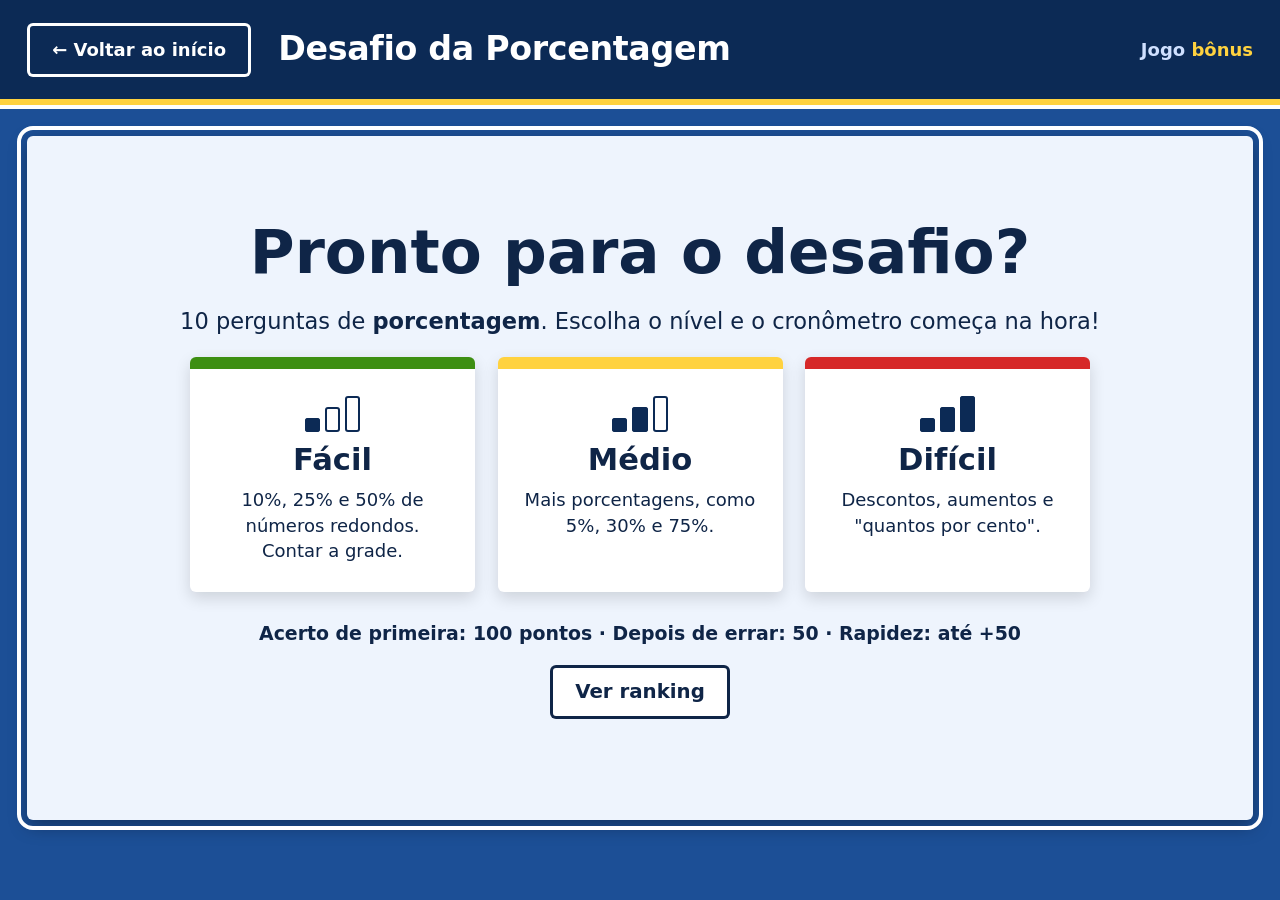
<file: jogos/exemplo/index.html>
<!DOCTYPE html>
<html lang="pt-BR">
<head>
  <meta charset="utf-8">
  <meta name="viewport" content="width=device-width, initial-scale=1">
  <!-- Pede aos sites de busca (Google etc.) para não listar esta página -->
  <meta name="robots" content="noindex, nofollow">
  <title>Desafio da Porcentagem · Fliperama da Matemática</title>
  <!-- Visual comum a todos os jogos (cores, cabeçalho, botões e níveis) -->
  <link rel="stylesheet" href="../../estilo-comum.css">
  <style>
    /* ===== Estilo só deste jogo ===== */

    /* Com grade: pergunta à esquerda e grade à direita */
    .jogo {
      display: grid;
      grid-template-columns: minmax(0, 1fr) minmax(0, 22rem);
      gap: 2rem 3rem;
      align-items: start;
    }

    /* Sem grade: só a pergunta, centralizada */
    .jogo.sem-grade {
      grid-template-columns: minmax(0, 46rem);
      justify-content: center;
    }

    .jogo__topo {
      grid-column: 1 / -1;
      display: flex;
      flex-wrap: wrap;
      gap: 0.75rem 1.5rem;
      align-items: center;
      justify-content: space-between;
    }

    .jogo__rodada {
      margin: 0;
      font-weight: 800;
      font-size: 1.1rem;
    }

    .jogo__placares {
      display: flex;
      flex-wrap: wrap;
      gap: 0.75rem;
    }

    .pergunta {
      margin: 0 0 1.5rem;
      font-size: clamp(1.6rem, 4vw, 2.4rem);
      font-weight: 900;
      letter-spacing: -0.02em;
    }

    .pergunta strong {
      color: var(--azul-quadra);
    }

    /* As 4 respostas */
    .opcoes {
      display: grid;
      grid-template-columns: repeat(2, minmax(0, 1fr));
      gap: 1rem;
    }

    .opcao {
      min-height: 4rem;
      font-size: 1.6rem;
      background: var(--branco);
      color: var(--texto-escuro);
      box-shadow: inset 0 0 0 3px var(--azul-quadra), 0 4px 10px rgb(0 0 0 / 0.12);
    }

    .opcao:hover {
      background: var(--amarelo);
    }

    /* Resposta certa e resposta errada (com palavras na mensagem também) */
    .opcao--certa,
    .opcao--certa:hover,
    .opcao--certa:disabled {
      background: var(--acerto-fundo);
      box-shadow: inset 0 0 0 4px var(--acerto-linha);
      color: var(--acerto-texto);
      opacity: 1;
    }

    .opcao--errada,
    .opcao--errada:hover,
    .opcao--errada:disabled {
      background: var(--erro-fundo);
      box-shadow: inset 0 0 0 4px var(--erro-linha);
      color: var(--erro-texto);
      text-decoration: line-through;
      opacity: 1;
    }

    .explicacao {
      margin: 0 0 1rem;
      font-size: 1.15rem;
    }

    /* Grade de 100 quadradinhos: cada um vale 1% */
    .grade {
      display: grid;
      grid-template-columns: repeat(10, 1fr);
      gap: 3px;
      padding: 8px;
      background: var(--azul-noite);
      border-radius: var(--canto);
      aspect-ratio: 1;
    }

    .grade span {
      background: var(--branco);
      border-radius: 2px;
    }

    .grade span.pintado {
      background: var(--amarelo);
    }

    .grade__legenda {
      margin: 0.75rem 0 0;
      font-weight: 700;
      text-align: center;
    }

    /* Tela inicial e tela final */
    .tela-centro {
      text-align: center;
      display: grid;
      grid-template-columns: minmax(0, 1fr); /* não deixa passar da largura da tela */
      gap: 1rem;
      justify-items: center;
      padding-block: 2rem;
      max-width: 52rem;
      margin: 0 auto;
    }

    .tela-centro h2 {
      font-size: clamp(2rem, 6vw, 3.4rem);
      font-weight: 900;
    }

    .tela-centro p {
      margin: 0;
      font-size: 1.25rem;
    }

    .tela-centro h3 {
      margin-top: 0.75rem;
      font-size: 1.5rem;
      font-weight: 900;
    }

    .tela-centro .dica-ranking {
      font-size: 1rem;
    }

    .tela-centro .regras {
      margin-top: 0.5rem;
      font-size: 1.05rem;
    }

    .tela-centro .subtitulo {
      margin-top: 0.75rem;
      font-size: 1.3rem;
      font-weight: 800;
    }

    .botoes-final {
      display: flex;
      flex-wrap: wrap;
      gap: 1rem;
      justify-content: center;
    }

    [hidden] {
      display: none !important;
    }

    @media (max-width: 48rem) {
      .jogo {
        grid-template-columns: 1fr;
      }
      .jogo__grade {
        max-width: 18rem;
        width: 100%;
        justify-self: center;
      }
    }
  </style>
</head>
<body>

  <!-- Cabeçalho igual em todos os jogos -->
  <header class="cabecalho">
    <div class="cabecalho__dentro">
      <a class="botao botao--voltar" href="../../index.html">← Voltar ao início</a>
      <h1 class="cabecalho__titulo">Desafio da Porcentagem</h1>
      <p class="cabecalho__grupo">Jogo <strong>bônus</strong></p>
    </div>
  </header>

  <main class="pagina-jogo">
    <section class="area-jogo">

      <!-- Tela inicial: escolha do nível -->
      <div class="tela-centro" id="telaInicio">
        <h2>Pronto para o desafio?</h2>
        <p>10 perguntas de <strong>porcentagem</strong>. Escolha o nível e o cronômetro começa na hora!</p>
        <div class="niveis">
          <button class="nivel nivel--facil" data-nivel="facil">
            <span class="nivel__barras" aria-hidden="true"><span class="cheia"></span><span></span><span></span></span>
            <span class="nivel__nome">Fácil</span>
            <span class="nivel__descricao">10%, 25% e 50% de números redondos. Contar a grade.</span>
          </button>
          <button class="nivel nivel--medio" data-nivel="medio">
            <span class="nivel__barras" aria-hidden="true"><span class="cheia"></span><span class="cheia"></span><span></span></span>
            <span class="nivel__nome">Médio</span>
            <span class="nivel__descricao">Mais porcentagens, como 5%, 30% e 75%.</span>
          </button>
          <button class="nivel nivel--dificil" data-nivel="dificil">
            <span class="nivel__barras" aria-hidden="true"><span class="cheia"></span><span class="cheia"></span><span class="cheia"></span></span>
            <span class="nivel__nome">Difícil</span>
            <span class="nivel__descricao">Descontos, aumentos e "quantos por cento".</span>
          </button>
        </div>
        <p class="regras">Acerto de primeira: 100 pontos · Depois de errar: 50 · Rapidez: até +50</p>
        <button class="botao botao--secundario" id="verRanking">Ver ranking</button>
      </div>

      <!-- Tela do ranking (com abas dos níveis) -->
      <div class="tela-centro" id="telaRanking" hidden>
        <h2>Ranking</h2>
        <p>Os 10 melhores deste computador.</p>
        <div class="abas" role="tablist" aria-label="Nível do ranking">
          <button class="aba" role="tab" data-aba="facil" aria-selected="false">Fácil</button>
          <button class="aba" role="tab" data-aba="medio" aria-selected="false">Médio</button>
          <button class="aba" role="tab" data-aba="dificil" aria-selected="false">Difícil</button>
        </div>
        <div id="tabelaRanking"></div>
        <button class="botao" id="voltarDoRanking">Voltar</button>
      </div>

      <!-- Tela do jogo -->
      <div class="jogo" id="telaJogo" hidden>
        <div class="jogo__topo">
          <p class="jogo__rodada" id="rodada">Pergunta 1 de 10</p>
          <div class="jogo__placares">
            <div class="placar">Pontos <span class="placar__valor" id="placar">0</span></div>
            <div class="placar">Tempo <span class="placar__valor" id="relogio">0:00</span></div>
          </div>
        </div>

        <div>
          <h2 class="pergunta" id="pergunta"></h2>
          <div class="opcoes" id="opcoes"></div>

          <!-- Mensagem de acerto ou erro (o leitor de tela também lê) -->
          <div aria-live="polite">
            <p class="mensagem" id="mensagem" hidden></p>
          </div>
          <p class="explicacao" id="explicacao" hidden></p>
          <button class="botao" id="proxima" hidden>Próxima pergunta</button>
        </div>

        <!-- A grade só aparece nas perguntas de contar quadradinhos -->
        <div class="jogo__grade" id="blocoGrade">
          <div class="grade" id="grade" role="img"></div>
          <p class="grade__legenda">Cada quadradinho vale 1%</p>
        </div>
      </div>

      <!-- Tela final -->
      <div class="tela-centro" id="telaFinal" hidden>
        <h2 id="tituloFinal"></h2>
        <p id="textoFinal"></p>
        <p id="tempoFinal"></p>

        <!-- Entrar no ranking: só se o aluno quiser -->
        <div class="caixa-ranking" id="caixaRanking">
          <label for="nick">Quer entrar no ranking?</label>
          <p class="dica-ranking">Só se quiser. Use o primeiro nome ou um apelido, sem sobrenome.</p>
          <div class="caixa-ranking__linha" id="linhaRanking">
            <input class="campo" id="nick" maxlength="20" autocomplete="off" placeholder="Nome ou apelido">
            <button class="botao" id="salvarRanking">Salvar</button>
            <button class="botao botao--secundario" id="pularRanking">Agora não</button>
          </div>
          <p class="mensagem" id="mensagemRanking" hidden></p>
        </div>

        <h3 id="tituloRankingFinal">Ranking</h3>
        <div id="rankingFinal"></div>
        <div class="botoes-final">
          <button class="botao" id="denovo">Jogar de novo</button>
          <button class="botao botao--secundario" id="mudarNivel">Mudar de nível</button>
        </div>
      </div>

    </section>
  </main>

  <!-- Ranking guardado só neste computador (igual em todos os jogos) -->
  <script src="../../ranking-comum.js"></script>
  <script>
    // ===== Configuração =====
    const TOTAL_PERGUNTAS = 10;
    const NOMES_DOS_NIVEIS = { facil: "Fácil", medio: "Médio", dificil: "Difícil" };

    // Nome do jogo no ranking (cada jogo tem o seu)
    const JOGO_ID = "exemplo";
    const NOME_DO_JOGO = "Desafio da Porcentagem";

    // ===== Elementos da página =====
    const el = (id) => document.getElementById(id);
    const grade = el("grade");

    // ===== Estado do jogo (fica só na memória da página) =====
    let nivel = "medio";     // nível escolhido na tela inicial
    let rodada = 0;
    let acertos = 0;
    let errouNestaRodada = false;
    let perguntaAtual = null;
    let pontos = 0;
    let tempoDaPartida = 0;  // tempo total da última partida (para o ranking)
    let inicio = 0;          // hora em que o jogo começou
    let inicioPergunta = 0;  // hora em que a pergunta apareceu
    let cronometro = null;   // o relógio que atualiza a tela
    let jaSaiu = [];         // perguntas que já apareceram nesta partida

    // Cria os 100 quadradinhos da grade uma vez só
    for (let i = 0; i < 100; i++) {
      grade.appendChild(document.createElement("span"));
    }

    // ===== Ajudantes =====

    // Número inteiro sorteado entre min e max
    function sortear(min, max) {
      return Math.floor(Math.random() * (max - min + 1)) + min;
    }

    // Sorteia um item de uma lista
    function umDe(lista) {
      return lista[sortear(0, lista.length - 1)];
    }

    // Embaralha uma lista
    function embaralhar(lista) {
      return lista
        .map((item) => [Math.random(), item])
        .sort((a, b) => a[0] - b[0])
        .map((par) => par[1]);
    }

    // Máximo divisor comum (ajuda a achar números com conta exata)
    function mdc(a, b) {
      return b === 0 ? a : mdc(b, a % b);
    }

    // Mínimo múltiplo comum
    function mmc(a, b) {
      return (a * b) / mdc(a, b);
    }

    // Menor número que deixa "p% de n" exato: n precisa ser múltiplo dele
    function passoExato(p) {
      return 100 / mdc(p, 100);
    }

    // Escreve dinheiro: R$ 120
    function reais(v) {
      return "R$ " + v;
    }

    // Pinta "quantos" quadradinhos da grade
    function pintarGrade(quantos) {
      grade.querySelectorAll("span").forEach((q, i) => {
        q.classList.toggle("pintado", i < quantos);
      });
      grade.setAttribute("aria-label", quantos + " de 100 quadradinhos pintados");
    }

    // Dicas de atalho para algumas porcentagens
    function dica(p, n) {
      if (p === 50) return ` Atalho: 50% é a metade, ${n} ÷ 2.`;
      if (p === 25) return ` Atalho: 25% é um quarto, ${n} ÷ 4.`;
      if (p === 10) return ` Atalho: 10% é dividir por 10, ${n} ÷ 10.`;
      if (p === 75) return ` Atalho: 75% são três quartos, ${n} ÷ 4 × 3.`;
      if (p === 20) return ` Atalho: 20% é um quinto, ${n} ÷ 5.`;
      if (p === 5) return " Atalho: 5% é a metade de 10%.";
      if (p === 1) return ` Atalho: 1% é dividir por 100, ${n} ÷ 100.`;
      if (p === 2) return " Atalho: 2% é o dobro de 1%.";
      if (p === 15) return " Atalho: 15% é 10% mais 5%.";
      if (p === 45) return " Atalho: 45% é 50% menos 5%.";
      if (p === 80) return " Atalho: 80% é o total menos 20%.";
      return "";
    }

    // ===== Tipos de pergunta =====

    // ----- "Quanto é 25% de 80?" -----
    function perguntaDeValor() {
      let p, n;
      if (nivel === "facil") {
        p = umDe([10, 25, 50]);
        n = 20 * sortear(1, 5);                    // 20, 40, 60, 80 ou 100
      } else if (nivel === "medio") {
        p = umDe([5, 10, 20, 25, 30, 40, 50, 60, 75, 90]);
        const passo = passoExato(p);
        n = passo * sortear(1, Math.max(1, Math.floor(200 / passo)));
      } else {
        p = umDe([1, 2, 12, 15, 35, 45, 65, 80]);
        const passo = passoExato(p);
        n = passo * sortear(Math.ceil(100 / passo), Math.floor(400 / passo));
      }
      const resposta = (p * n) / 100;
      return {
        texto: `Quanto é <strong>${p}%</strong> de <strong>${n}</strong>?`,
        resposta,
        // Respostas erradas parecidas com erros comuns
        erradas: [(p * n) / 10, n - resposta, resposta + passoExato(p), resposta * 2, resposta - 5, resposta + 10],
        explicacao: `${p}% de ${n} = ${p} × ${n} ÷ 100 = ${resposta}.` + dica(p, n),
      };
    }

    // ----- "Que porcentagem da grade está pintada?" -----
    function perguntaDaGrade() {
      let k;
      if (nivel === "facil") k = sortear(1, 9) * 10;        // 10%, 20%... 90%
      else if (nivel === "medio") k = sortear(1, 19) * 5;   // 5%, 10%... 95%
      else k = sortear(1, 99);                              // qualquer um
      return {
        texto: "Que porcentagem da grade está <strong>pintada</strong>?",
        resposta: k,
        erradas: [100 - k, k + 10, k - 10, k + 5, k - 5, k + 1, k - 1],
        grade: k,
        formatar: (v) => v + "%",
        explicacao: `São ${k} quadradinhos pintados de 100. Então ${k}% da grade está pintada.`,
      };
    }

    // ----- Desconto: "Um tênis custa R$ 200 e tem 25% de desconto..." -----
    function perguntaDeDesconto() {
      const p = umDe([10, 20, 25, 30, 40, 50]);
      const passo = mmc(10, passoExato(p)); // preço redondo e conta exata
      const preco = passo * sortear(Math.ceil(40 / passo), Math.floor(300 / passo));
      const desconto = (p * preco) / 100;
      const resposta = preco - desconto;
      const coisa = umDe(["Um tênis", "Uma mochila", "Um jogo de videogame", "Uma bola"]);
      return {
        texto: `${coisa} custa <strong>${reais(preco)}</strong> e está com <strong>${p}%</strong> de desconto. Quanto fica?`,
        resposta,
        erradas: [desconto, preco - p, preco + desconto, resposta - 10, resposta + 10],
        formatar: reais,
        explicacao: `Desconto: ${p}% de ${preco} = ${desconto}. Preço final: ${preco} − ${desconto} = ${resposta} reais.`,
      };
    }

    // ----- Aumento: "Uma passagem de R$ 80 aumentou 25%..." -----
    function perguntaDeAumento() {
      const p = umDe([10, 20, 25, 50]);
      const passo = mmc(10, passoExato(p)); // preço redondo e conta exata
      const preco = passo * sortear(Math.ceil(20 / passo), Math.floor(200 / passo));
      const aumento = (p * preco) / 100;
      const resposta = preco + aumento;
      // Cada item com a palavra certa: "mais caro" ou "mais cara"
      const [coisa, caro] = umDe([
        ["Uma passagem de ônibus", "cara"], ["Um ingresso de cinema", "caro"],
        ["Um lanche", "caro"], ["Uma camiseta", "cara"],
      ]);
      return {
        texto: `${coisa} custava <strong>${reais(preco)}</strong> e ficou <strong>${p}%</strong> mais ${caro}. Qual é o novo preço?`,
        resposta,
        erradas: [aumento, preco + p, preco - aumento, resposta + 10, resposta - 5],
        formatar: reais,
        explicacao: `Aumento: ${p}% de ${preco} = ${aumento}. Novo preço: ${preco} + ${aumento} = ${resposta} reais.`,
      };
    }

    // ----- "15 é quantos por cento de 60?" -----
    function perguntaQuantosPorCento() {
      const p = umDe([5, 10, 20, 25, 40, 50, 75]);
      const passo = passoExato(p);
      const total = passo * sortear(Math.max(1, Math.ceil(20 / passo)), Math.floor(200 / passo));
      const parte = (p * total) / 100;
      const decimal = (p / 100).toLocaleString("pt-BR");
      return {
        texto: `<strong>${parte}</strong> é quantos por cento de <strong>${total}</strong>?`,
        resposta: p,
        erradas: [parte, 100 - p, p + 5, p - 5, p * 2],
        formatar: (v) => v + "%",
        explicacao: `${parte} ÷ ${total} = ${decimal}, e ${decimal} × 100 = ${p}. Então ${parte} é ${p}% de ${total}.`,
      };
    }

    // Sorteia o tipo de pergunta conforme o nível
    function sortearPergunta() {
      const r = Math.random();
      if (nivel === "facil") return r < 0.5 ? perguntaDeValor() : perguntaDaGrade();
      if (nivel === "medio") return r < 0.6 ? perguntaDeValor() : perguntaDaGrade();
      // Difícil
      if (r < 0.3) return perguntaDeValor();
      if (r < 0.45) return perguntaDeDesconto();
      if (r < 0.6) return perguntaDeAumento();
      if (r < 0.8) return perguntaQuantosPorCento();
      return perguntaDaGrade();
    }

    // Monta as 4 opções: a certa + 3 erradas diferentes e positivas
    function montarOpcoes(resposta, erradas) {
      const unicas = [...new Set(erradas)].filter(
        (x) => Number.isInteger(x) && x > 0 && x !== resposta
      );
      const escolhidas = embaralhar(unicas).slice(0, 3);
      // Garantia: se faltar opção, completa com números próximos
      let extra = 1;
      while (escolhidas.length < 3) {
        const candidato = resposta + extra;
        if (!escolhidas.includes(candidato)) escolhidas.push(candidato);
        extra++;
      }
      return embaralhar([resposta, ...escolhidas]);
    }

    // ===== Pontuação (igual em todos os jogos do Fliperama) =====
    // Acerto de primeira: 100 pontos. Acerto depois de errar: 50 pontos.
    // Bônus de rapidez: até +50, perdendo 1 ponto a cada segundo de demora.
    const PONTOS_ACERTO_PRIMEIRA = 100;
    const PONTOS_ACERTO_DEPOIS = 50;
    const BONUS_MAXIMO = 50;
    const BONUS_PERDE_POR_SEGUNDO = 1;

    function calcularPontos(acertouDePrimeira, segundosNaPergunta) {
      const base = acertouDePrimeira ? PONTOS_ACERTO_PRIMEIRA : PONTOS_ACERTO_DEPOIS;
      const bonus = Math.max(0, BONUS_MAXIMO - BONUS_PERDE_POR_SEGUNDO * segundosNaPergunta);
      return { base, bonus, total: base + bonus };
    }

    // Mensagem de acerto com os pontos ganhos
    function mensagemDePontos(acertouDePrimeira, ganho) {
      const inicio = acertouDePrimeira ? "Acertou! Na primeira!" : "Acertou! Agora foi.";
      const detalhe = ganho.bonus > 0 ? ` (${ganho.base} + ${ganho.bonus} de rapidez)` : "";
      return `${inicio} +${ganho.total} pontos${detalhe}.`;
    }

    // ===== Cronômetro =====

    function tempoPassado() {
      return Math.floor((Date.now() - inicio) / 1000);
    }

    function formatarTempo(segundos) {
      const min = Math.floor(segundos / 60);
      const seg = segundos % 60;
      return min + ":" + String(seg).padStart(2, "0");
    }

    function ligarCronometro() {
      inicio = Date.now();
      el("relogio").textContent = "0:00";
      cronometro = setInterval(() => {
        el("relogio").textContent = formatarTempo(tempoPassado());
      }, 1000);
    }

    function desligarCronometro() {
      clearInterval(cronometro);
      return tempoPassado();
    }

    // ===== Rodadas =====
    function novaRodada() {
      rodada++;
      errouNestaRodada = false;
      inicioPergunta = Date.now();
      // Sorteia de novo se a pergunta já apareceu nesta partida
      perguntaAtual = sortearPergunta();
      for (let tentativa = 0; tentativa < 30 && jaSaiu.includes(perguntaAtual.texto + perguntaAtual.grade); tentativa++) {
        perguntaAtual = sortearPergunta();
      }
      jaSaiu.push(perguntaAtual.texto + perguntaAtual.grade);

      el("rodada").textContent = `Pergunta ${rodada} de ${TOTAL_PERGUNTAS} · Nível ${NOMES_DOS_NIVEIS[nivel]}`;
      el("pergunta").innerHTML = perguntaAtual.texto;

      // A grade só aparece quando a pergunta precisa dela
      const temGrade = perguntaAtual.grade !== undefined;
      el("blocoGrade").hidden = !temGrade;
      el("telaJogo").classList.toggle("sem-grade", !temGrade);
      if (temGrade) pintarGrade(perguntaAtual.grade);

      el("mensagem").hidden = true;
      el("explicacao").hidden = true;
      el("proxima").hidden = true;

      // Cria os botões de resposta
      const formatar = perguntaAtual.formatar || String;
      const opcoes = el("opcoes");
      opcoes.innerHTML = "";
      montarOpcoes(perguntaAtual.resposta, perguntaAtual.erradas).forEach((valor) => {
        const botao = document.createElement("button");
        botao.className = "botao opcao";
        botao.textContent = formatar(valor);
        botao.addEventListener("click", () => responder(botao, valor));
        opcoes.appendChild(botao);
      });
    }

    function responder(botao, valor) {
      const mensagem = el("mensagem");
      mensagem.hidden = false;

      if (valor === perguntaAtual.resposta) {
        // Acertou!
        const dePrimeira = !errouNestaRodada;
        if (dePrimeira) acertos++;
        const segundos = Math.floor((Date.now() - inicioPergunta) / 1000);
        const ganho = calcularPontos(dePrimeira, segundos);
        pontos += ganho.total;
        el("placar").textContent = pontos;
        botao.classList.add("opcao--certa");
        mensagem.className = "mensagem mensagem--acerto";
        mensagem.textContent = mensagemDePontos(dePrimeira, ganho);
        el("explicacao").textContent = perguntaAtual.explicacao;
        el("explicacao").hidden = false;

        // Trava as opções e mostra o botão de seguir
        el("opcoes").querySelectorAll("button").forEach((b) => (b.disabled = true));
        const proxima = el("proxima");
        proxima.textContent = rodada < TOTAL_PERGUNTAS ? "Próxima pergunta" : "Ver resultado";
        proxima.hidden = false;
        proxima.focus();
      } else {
        // Errou: marca e deixa tentar de novo
        errouNestaRodada = true;
        botao.classList.add("opcao--errada");
        botao.disabled = true;
        mensagem.className = "mensagem mensagem--erro";
        mensagem.textContent = `Ainda não! ${botao.textContent} não é a resposta. Tente de novo.`;
      }
    }

    function mostrarFinal() {
      const segundos = desligarCronometro();
      el("telaJogo").hidden = true;
      el("telaFinal").hidden = false;
      // A nota também vira porcentagem!
      const porcento = (acertos / TOTAL_PERGUNTAS) * 100;
      el("tituloFinal").textContent =
        acertos >= 8 ? "Que jogada!" : acertos >= 5 ? "Mandou bem!" : "Bora treinar mais!";
      el("textoFinal").innerHTML =
        `Nível ${NOMES_DOS_NIVEIS[nivel]}: você fez <strong>${pontos} pontos</strong> e acertou ${acertos} de ${TOTAL_PERGUNTAS} de primeira. Isso é ${porcento}% de acerto!`;
      const min = Math.floor(segundos / 60);
      const seg = segundos % 60;
      el("tempoFinal").textContent =
        "Seu tempo: " + (min > 0 ? `${min} min e ` : "") + `${seg} s. Será que dá para ser mais rápido?`;
      // Ranking: mostra a caixa para salvar e o ranking deste nível
      tempoDaPartida = segundos;
      el("nick").value = "";
      el("linhaRanking").hidden = false;
      el("caixaRanking").hidden = false;
      el("mensagemRanking").hidden = true;
      el("tituloRankingFinal").textContent = `Ranking · Nível ${NOMES_DOS_NIVEIS[nivel]}`;
      Ranking.desenharTabela(el("rankingFinal"), JOGO_ID, nivel);
    }

    // ===== Ranking =====

    function salvarNoRanking() {
      const msg = el("mensagemRanking");
      const conferido = Ranking.validarNick(el("nick").value);
      msg.hidden = false;
      if (!conferido.ok) {
        msg.className = "mensagem mensagem--erro";
        msg.textContent = conferido.erro;
        return;
      }
      const nick = conferido.nick;
      const r = Ranking.salvar({
        jogo: JOGO_ID, nomeDoJogo: NOME_DO_JOGO, nivel, nick, pontos, tempo: tempoDaPartida,
      });
      if (!r.gravou) {
        msg.className = "mensagem mensagem--erro";
        msg.textContent = "Não deu para salvar neste navegador.";
        return;
      }
      msg.className = "mensagem mensagem--acerto";
      if (r.recorde && r.anterior) msg.textContent = `Novo recorde, ${nick}! Antes eram ${r.anterior.pontos} pontos.`;
      else if (r.recorde) msg.textContent = `Pronto, ${nick}! Você entrou no ranking.`;
      else msg.textContent = `Boa, ${nick}! Seu recorde continua ${r.atual.pontos} pontos.`;
      el("linhaRanking").hidden = true; // salva só uma vez por partida
      Ranking.desenharTabela(el("rankingFinal"), JOGO_ID, nivel, nick);
    }

    // Abre a tela do ranking na aba do nível escolhido
    function abrirRanking(nivelDaAba) {
      document.querySelectorAll(".aba").forEach((aba) => {
        aba.setAttribute("aria-selected", aba.dataset.aba === nivelDaAba ? "true" : "false");
      });
      Ranking.desenharTabela(el("tabelaRanking"), JOGO_ID, nivelDaAba);
    }

    el("salvarRanking").addEventListener("click", salvarNoRanking);
    el("nick").addEventListener("keydown", (e) => {
      if (e.key === "Enter") salvarNoRanking();
    });
    el("pularRanking").addEventListener("click", () => {
      el("caixaRanking").hidden = true;
    });
    el("verRanking").addEventListener("click", () => {
      el("telaInicio").hidden = true;
      el("telaRanking").hidden = false;
      abrirRanking(nivel);
    });
    document.querySelectorAll(".aba").forEach((aba) => {
      aba.addEventListener("click", () => abrirRanking(aba.dataset.aba));
    });
    el("voltarDoRanking").addEventListener("click", () => {
      el("telaRanking").hidden = true;
      el("telaInicio").hidden = false;
    });

    function comecar() {
      jaSaiu = [];
      rodada = 0;
      acertos = 0;
      pontos = 0;
      el("placar").textContent = "0";
      el("telaInicio").hidden = true;
      el("telaFinal").hidden = true;
      el("telaJogo").hidden = false;
      ligarCronometro();
      novaRodada();
    }

    // Botões de nível: guardam o nível escolhido e começam o jogo
    document.querySelectorAll(".nivel").forEach((botao) => {
      botao.addEventListener("click", () => {
        nivel = botao.dataset.nivel;
        comecar();
      });
    });

    el("proxima").addEventListener("click", () => {
      if (rodada < TOTAL_PERGUNTAS) novaRodada();
      else mostrarFinal();
    });
    el("denovo").addEventListener("click", comecar);
    el("mudarNivel").addEventListener("click", () => {
      el("telaFinal").hidden = true;
      el("telaInicio").hidden = false;
    });
  </script>
</body>
</html>
</file>
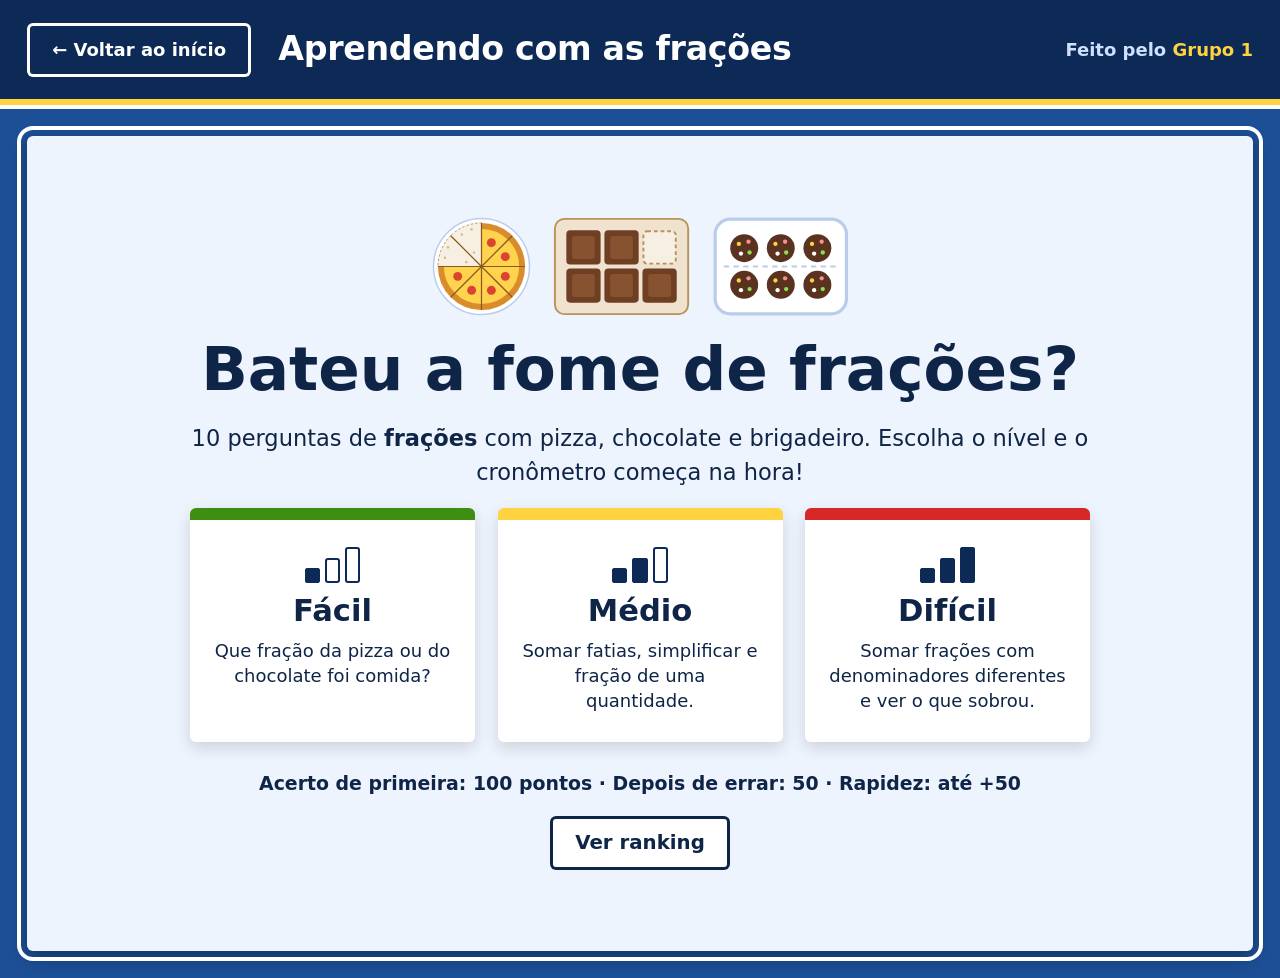
<file: jogos/grupo-01/index.html>
<!DOCTYPE html>
<html lang="pt-BR">
<head>
  <meta charset="utf-8">
  <meta name="viewport" content="width=device-width, initial-scale=1">
  <!-- Pede aos sites de busca (Google etc.) para não listar esta página -->
  <meta name="robots" content="noindex, nofollow">
  <!-- Conteúdo de matemática (aparece no cartão da página inicial) -->
  <meta name="matematica" content="frações">
  <title>Aprendendo com as frações · Fliperama da Matemática</title>
  <!-- Visual comum a todos os jogos (cores, cabeçalho, botões e níveis) -->
  <link rel="stylesheet" href="../../estilo-comum.css">
  <style>
    /* ===== Estilo só deste jogo (Grupo 1) ===== */

    /* Pergunta e respostas à esquerda, desenho da comida à direita */
    .jogo {
      display: grid;
      grid-template-columns: minmax(0, 1fr) minmax(0, 22rem);
      grid-template-areas:
        "topo     topo"
        "pergunta desenho"
        "respostas desenho";
      grid-template-rows: auto auto 1fr;
      gap: 1.5rem 3rem;
      align-items: start;
    }

    .jogo__topo {
      grid-area: topo;
      display: flex;
      flex-wrap: wrap;
      gap: 0.75rem 1.5rem;
      align-items: center;
      justify-content: space-between;
    }

    .jogo__rodada {
      margin: 0;
      font-weight: 800;
      font-size: 1.1rem;
    }

    .jogo__placares {
      display: flex;
      flex-wrap: wrap;
      gap: 0.75rem;
    }

    .pergunta {
      grid-area: pergunta;
      margin: 0;
      font-size: clamp(1.45rem, 3.4vw, 2.1rem);
      font-weight: 900;
      letter-spacing: -0.01em;
      line-height: 1.35;
    }

    .pergunta strong {
      color: var(--azul-quadra);
    }

    .jogo__respostas {
      grid-area: respostas;
    }

    /* Fração "em pé": numerador em cima, denominador embaixo */
    .fracao {
      display: inline-flex;
      flex-direction: column;
      align-items: center;
      vertical-align: middle;
      line-height: 1.05;
      margin: 0 0.12em;
      font-weight: 900;
    }

    .fracao__num {
      padding: 0 0.15em 0.05em;
      border-bottom: 0.09em solid currentColor;
    }

    .fracao__den {
      padding: 0.05em 0.15em 0;
    }

    /* As 4 respostas */
    .opcoes {
      display: grid;
      grid-template-columns: repeat(2, minmax(0, 1fr));
      gap: 1rem;
    }

    .opcao {
      min-height: 5rem;
      font-size: 1.6rem;
      background: var(--branco);
      color: var(--texto-escuro);
      box-shadow: inset 0 0 0 3px var(--azul-quadra), 0 4px 10px rgb(0 0 0 / 0.12);
    }

    .opcao:hover {
      background: var(--amarelo);
    }

    /* Resposta certa e resposta errada (com palavras na mensagem também) */
    .opcao--certa,
    .opcao--certa:hover,
    .opcao--certa:disabled {
      background: var(--acerto-fundo);
      box-shadow: inset 0 0 0 4px var(--acerto-linha);
      color: var(--acerto-texto);
      opacity: 1;
    }

    .opcao--errada,
    .opcao--errada:hover,
    .opcao--errada:disabled {
      background: var(--erro-fundo);
      box-shadow: inset 0 0 0 4px var(--erro-linha);
      color: var(--erro-texto);
      text-decoration: line-through;
      opacity: 1;
    }

    .explicacao {
      margin: 0 0 1rem;
      font-size: 1.15rem;
      line-height: 1.6;
    }

    /* Desenho da comida (pizza, chocolate ou prato) */
    .jogo__desenho {
      grid-area: desenho;
      margin: 0;
      display: grid;
      justify-items: center;
      gap: 0.75rem;
    }

    .jogo__desenho svg {
      width: 100%;
      max-height: 20rem;
    }

    .jogo__desenho figcaption {
      display: grid;
      gap: 0.6rem;
      justify-items: center;
      font-weight: 700;
      text-align: center;
      line-height: 1.5;
    }

    /* Legenda: o que é "comida" e o que "sobrou" */
    .cores {
      display: flex;
      flex-wrap: wrap;
      gap: 0.5rem;
      justify-content: center;
    }

    .cor-chave {
      display: inline-flex;
      align-items: center;
      gap: 0.45rem;
      padding: 0.3rem 0.8rem;
      border-radius: 999px;
      background: var(--branco);
      box-shadow: inset 0 0 0 2px var(--linha-piso-claro);
      font-size: 1rem;
    }

    .cor-chave svg {
      width: 1.4rem;
      height: 1.4rem;
    }

    /* A parte que a pergunta pede fica com contorno azul */
    .cor-chave--ativa {
      color: var(--azul-quadra);
      box-shadow: inset 0 0 0 3px var(--azul-quadra);
    }

    /* Vitrine de comidas na tela inicial */
    .vitrine {
      display: flex;
      flex-wrap: wrap;
      gap: 1.25rem;
      justify-content: center;
      align-items: center;
    }

    .vitrine svg {
      height: 5.5rem;
      width: auto;
    }

    /* Tela inicial e tela final */
    .tela-centro {
      text-align: center;
      display: grid;
      grid-template-columns: minmax(0, 1fr); /* não deixa passar da largura da tela */
      gap: 1rem;
      justify-items: center;
      padding-block: 2rem;
      max-width: 52rem;
      margin: 0 auto;
    }

    .tela-centro h2 {
      font-size: clamp(2rem, 6vw, 3.4rem);
      font-weight: 900;
    }

    .tela-centro p {
      margin: 0;
      font-size: 1.25rem;
    }

    .tela-centro h3 {
      margin-top: 0.75rem;
      font-size: 1.5rem;
      font-weight: 900;
    }

    .tela-centro .dica-ranking {
      font-size: 1rem;
    }

    .tela-centro .regras {
      margin-top: 0.5rem;
      font-size: 1.05rem;
    }

    .botoes-final {
      display: flex;
      flex-wrap: wrap;
      gap: 1rem;
      justify-content: center;
    }

    [hidden] {
      display: none !important;
    }

    /* Celular: pergunta, desenho e depois as respostas */
    @media (max-width: 48rem) {
      .jogo {
        grid-template-columns: minmax(0, 1fr);
        grid-template-areas:
          "topo"
          "pergunta"
          "desenho"
          "respostas";
        grid-template-rows: auto;
      }
      .jogo__desenho svg {
        max-height: 15rem;
      }
    }
  </style>
</head>
<body>

  <!-- Cabeçalho igual em todos os jogos -->
  <header class="cabecalho">
    <div class="cabecalho__dentro">
      <a class="botao botao--voltar" href="../../index.html">← Voltar ao início</a>
      <h1 class="cabecalho__titulo">Aprendendo com as frações</h1>
      <p class="cabecalho__grupo">Feito pelo <strong>Grupo 1</strong></p>
    </div>
  </header>

  <main class="pagina-jogo">
    <section class="area-jogo">

      <!-- Tela inicial: escolha do nível -->
      <div class="tela-centro" id="telaInicio">
        <div class="vitrine" id="vitrine" aria-hidden="true"></div>
        <h2>Bateu a fome de frações?</h2>
        <p>10 perguntas de <strong>frações</strong> com pizza, chocolate e brigadeiro. Escolha o nível e o cronômetro começa na hora!</p>
        <div class="niveis">
          <button class="nivel nivel--facil" data-nivel="facil">
            <span class="nivel__barras" aria-hidden="true"><span class="cheia"></span><span></span><span></span></span>
            <span class="nivel__nome">Fácil</span>
            <span class="nivel__descricao">Que fração da pizza ou do chocolate foi comida?</span>
          </button>
          <button class="nivel nivel--medio" data-nivel="medio">
            <span class="nivel__barras" aria-hidden="true"><span class="cheia"></span><span class="cheia"></span><span></span></span>
            <span class="nivel__nome">Médio</span>
            <span class="nivel__descricao">Somar fatias, simplificar e fração de uma quantidade.</span>
          </button>
          <button class="nivel nivel--dificil" data-nivel="dificil">
            <span class="nivel__barras" aria-hidden="true"><span class="cheia"></span><span class="cheia"></span><span class="cheia"></span></span>
            <span class="nivel__nome">Difícil</span>
            <span class="nivel__descricao">Somar frações com denominadores diferentes e ver o que sobrou.</span>
          </button>
        </div>
        <p class="regras">Acerto de primeira: 100 pontos · Depois de errar: 50 · Rapidez: até +50</p>
        <button class="botao botao--secundario" id="verRanking">Ver ranking</button>
      </div>

      <!-- Tela do ranking (com abas dos níveis) -->
      <div class="tela-centro" id="telaRanking" hidden>
        <h2>Ranking</h2>
        <p>Os 10 melhores deste computador.</p>
        <div class="abas" role="tablist" aria-label="Nível do ranking">
          <button class="aba" role="tab" data-aba="facil" aria-selected="false">Fácil</button>
          <button class="aba" role="tab" data-aba="medio" aria-selected="false">Médio</button>
          <button class="aba" role="tab" data-aba="dificil" aria-selected="false">Difícil</button>
        </div>
        <div id="tabelaRanking"></div>
        <button class="botao" id="voltarDoRanking">Voltar</button>
      </div>

      <!-- Tela do jogo -->
      <div class="jogo" id="telaJogo" hidden>
        <div class="jogo__topo">
          <p class="jogo__rodada" id="rodada">Pergunta 1 de 10</p>
          <div class="jogo__placares">
            <div class="placar">Pontos <span class="placar__valor" id="placar">0</span></div>
            <div class="placar">Tempo <span class="placar__valor" id="relogio">0:00</span></div>
          </div>
        </div>

        <h2 class="pergunta" id="pergunta"></h2>

        <!-- Desenho da comida: faz parte de todas as perguntas -->
        <figure class="jogo__desenho">
          <div id="desenho"></div>
          <figcaption id="legenda"></figcaption>
        </figure>

        <div class="jogo__respostas">
          <div class="opcoes" id="opcoes"></div>

          <!-- Mensagem de acerto ou erro (o leitor de tela também lê) -->
          <div aria-live="polite">
            <p class="mensagem" id="mensagem" hidden></p>
          </div>
          <p class="explicacao" id="explicacao" hidden></p>
          <button class="botao" id="proxima" hidden>Próxima pergunta</button>
        </div>
      </div>

      <!-- Tela final -->
      <div class="tela-centro" id="telaFinal" hidden>
        <h2 id="tituloFinal"></h2>
        <p id="textoFinal"></p>
        <p id="tempoFinal"></p>

        <!-- Entrar no ranking: só se o aluno quiser -->
        <div class="caixa-ranking" id="caixaRanking">
          <label for="nick">Quer entrar no ranking?</label>
          <p class="dica-ranking">Só se quiser. Use o primeiro nome ou um apelido, sem sobrenome.</p>
          <div class="caixa-ranking__linha" id="linhaRanking">
            <input class="campo" id="nick" maxlength="20" autocomplete="off" placeholder="Nome ou apelido">
            <button class="botao" id="salvarRanking">Salvar</button>
            <button class="botao botao--secundario" id="pularRanking">Agora não</button>
          </div>
          <p class="mensagem" id="mensagemRanking" hidden></p>
        </div>

        <h3 id="tituloRankingFinal">Ranking</h3>
        <div id="rankingFinal"></div>
        <div class="botoes-final">
          <button class="botao" id="denovo">Jogar de novo</button>
          <button class="botao botao--secundario" id="mudarNivel">Mudar de nível</button>
        </div>
      </div>

    </section>
  </main>

  <!-- Ranking guardado só neste computador (igual em todos os jogos) -->
  <script src="../../ranking-comum.js"></script>
  <script>
    // ===== Configuração =====
    const TOTAL_PERGUNTAS = 10;
    const NOMES_DOS_NIVEIS = { facil: "Fácil", medio: "Médio", dificil: "Difícil" };

    // Nome do jogo no ranking (cada jogo tem o seu)
    const JOGO_ID = "grupo-01";
    const NOME_DO_JOGO = "Aprendendo com as frações";

    // ===== Elementos da página =====
    const el = (id) => document.getElementById(id);

    // ===== Estado do jogo (fica só na memória da página) =====
    let nivel = "medio";     // nível escolhido na tela inicial
    let rodada = 0;
    let acertos = 0;
    let errouNestaRodada = false;
    let perguntaAtual = null;
    let pontos = 0;
    let tempoDaPartida = 0;  // tempo total da última partida (para o ranking)
    let inicio = 0;          // hora em que o jogo começou
    let inicioPergunta = 0;  // hora em que a pergunta apareceu
    let cronometro = null;   // o relógio que atualiza a tela
    let jaSaiu = [];         // perguntas que já apareceram nesta partida

    // ===== Ajudantes =====

    // Número inteiro sorteado entre min e max
    function sortear(min, max) {
      return Math.floor(Math.random() * (max - min + 1)) + min;
    }

    // Sorteia um item de uma lista
    function umDe(lista) {
      return lista[sortear(0, lista.length - 1)];
    }

    // Embaralha uma lista
    function embaralhar(lista) {
      return lista
        .map((item) => [Math.random(), item])
        .sort((a, b) => a[0] - b[0])
        .map((par) => par[1]);
    }

    // Máximo divisor comum (para simplificar frações)
    function mdc(a, b) {
      return b === 0 ? a : mdc(b, a % b);
    }

    // Mínimo múltiplo comum (para somar frações com denominadores diferentes)
    function mmc(a, b) {
      return (a * b) / mdc(a, b);
    }

    // ===== Frações =====
    // Uma fração é guardada como { n: numerador, d: denominador }.
    // Respostas que são números inteiros ficam como número normal.

    function F(n, d) {
      return { n, d };
    }

    function ehFracao(v) {
      return typeof v === "object";
    }

    // Valor da resposta (3/4 vira 0,75), para comparar frações equivalentes
    function valorDe(v) {
      return ehFracao(v) ? v.n / v.d : v;
    }

    function mesmoValor(a, b) {
      return Math.abs(valorDe(a) - valorDe(b)) < 1e-9;
    }

    // Forma mais simples: 6/8 vira 3/4
    function simplificar(n, d) {
      const m = mdc(n, d);
      return F(n / m, d / m);
    }

    // Desenha a fração "em pé" (o leitor de tela lê "3/4")
    function fr(n, d) {
      return `<span class="fracao"><span class="fracao__num" aria-hidden="true">${n}</span>` +
        `<span class="fracao__den" aria-hidden="true">${d}</span><span class="so-leitor">${n}/${d}</span></span>`;
    }

    // Mostra uma resposta (fração ou número)
    function mostrar(v) {
      return ehFracao(v) ? fr(v.n, v.d) : String(v);
    }

    // Resposta escrita em texto simples, para a mensagem de erro
    function emTexto(v) {
      return ehFracao(v) ? v.n + "/" + v.d : String(v);
    }

    // Texto extra quando a fração pode ser simplificada
    function seSimplifica(n, d) {
      const s = simplificar(n, d);
      return s.d !== d ? ` = ${fr(s.n, s.d)}` : "";
    }

    // Nomes inventados para as perguntas (iniciais diferentes)
    const DUPLAS = [["Ana", "Beto"], ["Lia", "Caio"], ["Nina", "Theo"], ["Malu", "Davi"], ["Bia", "Rafa"]];

    // ===== Desenhos das comidas (SVG feito aqui mesmo, sem internet) =====

    // Cores das comidas (só nos desenhos)
    const COR = {
      prato: "#ffffff", bordaPrato: "#b9cdea",
      massa: "#d98c2b", queijo: "#ffd34d", calabresa: "#d9432f", linhaPizza: "#8a5a1c",
      vazio: "#f7efe1", tracejado: "#b8925a", letra: "#6b4a1f",
      chocolate: "#6e3f22", chocolateBrilho: "#86522f", papel: "#efe3cf",
      migalha: "#d9b98a", destaque: "#1c4f96",
    };

    // Ponto na borda de um círculo com centro (100, 100)
    function ponto(raio, graus) {
      const rad = (graus * Math.PI) / 180;
      return [(100 + raio * Math.cos(rad)).toFixed(2), (100 + raio * Math.sin(rad)).toFixed(2)];
    }

    // Caminho de uma fatia de pizza (de um ângulo até outro)
    function caminhoFatia(raio, a0, a1) {
      const [x0, y0] = ponto(raio, a0);
      const [x1, y1] = ponto(raio, a1);
      const grande = a1 - a0 > 180 ? 1 : 0;
      return `M100 100 L${x0} ${y0} A${raio} ${raio} 0 ${grande} 1 ${x1} ${y1} Z`;
    }

    // Pizza com "partes" fatias. marcas[i]: null = fatia inteira,
    // "" = fatia comida, "A" = fatia comida pela pessoa com inicial A.
    // destaque: "comida" ou "sobrou" = contorno azul na parte que a pergunta pede
    function desenharPizza(partes, marcas, destaque = null) {
      let s = `<svg viewBox="0 0 200 200" aria-hidden="true">`;
      s += `<circle cx="100" cy="100" r="97" fill="${COR.prato}" stroke="${COR.bordaPrato}" stroke-width="3"/>`;
      const largura = 360 / partes;
      for (let i = 0; i < partes; i++) {
        const a0 = -90 + i * largura;
        const a1 = a0 + largura;
        const meio = (a0 + a1) / 2;
        if (marcas[i] === null) {
          // Fatia inteira: borda de massa, queijo e calabresas
          s += `<path d="${caminhoFatia(88, a0, a1)}" fill="${COR.massa}"/>`;
          s += `<path d="${caminhoFatia(76, a0, a1)}" fill="${COR.queijo}"/>`;
          const lugares = [[52, meio]];
          if (partes <= 6) lugares.push([26, meio]);
          if (partes <= 3) lugares.push([56, meio - largura / 4], [56, meio + largura / 4]);
          lugares.forEach(([r, g]) => {
            const [x, y] = ponto(r, g);
            s += `<circle cx="${x}" cy="${y}" r="${partes >= 10 ? 7 : 9}" fill="${COR.calabresa}"/>`;
          });
        } else {
          // Fatia comida: prato vazio, contorno tracejado e migalhas
          s += `<path d="${caminhoFatia(88, a0, a1)}" fill="${COR.vazio}" stroke="${COR.tracejado}" stroke-width="2" stroke-dasharray="5 4"/>`;
          [[32, meio - largura / 8], [78, meio + largura / 6], [76, meio - largura / 5]].forEach(([r, g]) => {
            const [x, y] = ponto(r, g);
            s += `<circle cx="${x}" cy="${y}" r="2.5" fill="${COR.migalha}"/>`;
          });
          if (marcas[i]) {
            const [x, y] = ponto(58, meio);
            s += `<text x="${x}" y="${y}" font-size="${partes >= 10 ? 18 : 24}" font-weight="800" fill="${COR.letra}" text-anchor="middle" dominant-baseline="central">${marcas[i]}</text>`;
          }
        }
      }
      // Linhas do corte
      if (partes > 1) {
        for (let i = 0; i < partes; i++) {
          const [x, y] = ponto(88, -90 + i * largura);
          s += `<line x1="100" y1="100" x2="${x}" y2="${y}" stroke="${COR.linhaPizza}" stroke-width="2.5"/>`;
        }
      }
      // Contorno azul nas fatias que a pergunta pede
      if (destaque) {
        for (let i = 0; i < partes; i++) {
          const comida = marcas[i] !== null;
          if ((destaque === "comida") === comida) {
            const a0 = -90 + i * largura;
            s += `<path d="${caminhoFatia(90, a0, a0 + largura)}" fill="none" stroke="${COR.destaque}" stroke-width="5" stroke-linejoin="round"/>`;
          }
        }
      }
      return s + `</svg>`;
    }

    // Barra de chocolate com linhas × colunas pedaços (marcas e destaque igual à pizza)
    function desenharChocolate(linhas, colunas, marcas, destaque = null) {
      const lado = 40;
      const largura = colunas * lado + 24;
      const altura = linhas * lado + 24;
      let s = `<svg viewBox="0 0 ${largura} ${altura}" aria-hidden="true">`;
      // Papel da embalagem por baixo
      s += `<rect x="2" y="2" width="${largura - 4}" height="${altura - 4}" rx="10" fill="${COR.papel}" stroke="${COR.tracejado}" stroke-width="2"/>`;
      for (let i = 0; i < linhas * colunas; i++) {
        const x = 12 + (i % colunas) * lado + 2;
        const y = 12 + Math.floor(i / colunas) * lado + 2;
        if (marcas[i] === null) {
          s += `<rect x="${x}" y="${y}" width="36" height="36" rx="4" fill="${COR.chocolate}"/>`;
          s += `<rect x="${x + 6}" y="${y + 6}" width="24" height="24" rx="3" fill="${COR.chocolateBrilho}"/>`;
        } else {
          s += `<rect x="${x + 1}" y="${y + 1}" width="34" height="34" rx="4" fill="${COR.vazio}" stroke="${COR.tracejado}" stroke-width="2" stroke-dasharray="4 3"/>`;
          if (marcas[i]) {
            s += `<text x="${x + 18}" y="${y + 19}" font-size="18" font-weight="800" fill="${COR.letra}" text-anchor="middle" dominant-baseline="central">${marcas[i]}</text>`;
          }
        }
        // Contorno azul nos pedaços que a pergunta pede
        if (destaque && (destaque === "comida") === (marcas[i] !== null)) {
          s += `<rect x="${x - 1}" y="${y - 1}" width="38" height="38" rx="5" fill="none" stroke="${COR.destaque}" stroke-width="4"/>`;
        }
      }
      return s + `</svg>`;
    }

    // Um docinho ou salgado no prato, com centro (x, y)
    function desenharItem(tipo, x, y) {
      if (tipo === "brigadeiro") {
        return `<circle cx="${x}" cy="${y}" r="13" fill="#5a3220"/>` +
          `<circle cx="${x - 5}" cy="${y - 4}" r="2" fill="#ffd23f"/>` +
          `<circle cx="${x + 4}" cy="${y - 6}" r="2" fill="#ff8f8f"/>` +
          `<circle cx="${x + 5}" cy="${y + 4}" r="2" fill="#8fe04f"/>` +
          `<circle cx="${x - 3}" cy="${y + 5}" r="2" fill="#ffffff"/>`;
      }
      if (tipo === "morango") {
        return `<path d="M${x - 11} ${y - 5} Q${x} ${y - 11} ${x + 11} ${y - 5} Q${x + 10} ${y + 8} ${x} ${y + 14} Q${x - 10} ${y + 8} ${x - 11} ${y - 5} Z" fill="#e0393e"/>` +
          `<path d="M${x - 8} ${y - 8} L${x} ${y - 3} L${x + 8} ${y - 8} L${x} ${y - 13} Z" fill="#3d8f12"/>` +
          `<circle cx="${x - 4}" cy="${y + 1}" r="1.3" fill="#ffe08a"/>` +
          `<circle cx="${x + 4}" cy="${y + 2}" r="1.3" fill="#ffe08a"/>` +
          `<circle cx="${x}" cy="${y + 7}" r="1.3" fill="#ffe08a"/>`;
      }
      // pão de queijo
      return `<circle cx="${x}" cy="${y}" r="13" fill="#f2c66d" stroke="#d9a441" stroke-width="2"/>` +
        `<circle cx="${x - 4}" cy="${y - 3}" r="2" fill="#d9a441"/>` +
        `<circle cx="${x + 5}" cy="${y + 2}" r="1.6" fill="#d9a441"/>`;
    }

    // Prato com "fileiras" fileiras de "porFileira" itens. Cada fileira é 1/fileiras do total.
    function desenharPrato(fileiras, porFileira, tipo) {
      const lado = 34;
      const largura = porFileira * lado + 24;
      const altura = fileiras * lado + 24;
      let s = `<svg viewBox="0 0 ${largura} ${altura}" aria-hidden="true">`;
      s += `<rect x="2" y="2" width="${largura - 4}" height="${altura - 4}" rx="14" fill="${COR.prato}" stroke="${COR.bordaPrato}" stroke-width="3"/>`;
      // Linhas tracejadas separando as fileiras
      for (let f = 1; f < fileiras; f++) {
        const y = 12 + f * lado;
        s += `<line x1="10" y1="${y}" x2="${largura - 10}" y2="${y}" stroke="${COR.bordaPrato}" stroke-width="2" stroke-dasharray="5 4"/>`;
      }
      for (let f = 0; f < fileiras; f++) {
        for (let c = 0; c < porFileira; c++) {
          s += desenharItem(tipo, 12 + c * lado + lado / 2, 12 + f * lado + lado / 2);
        }
      }
      return s + `</svg>`;
    }

    // Legenda embaixo do desenho: o que foi comido e o que sobrou.
    // A parte que a pergunta pede fica com contorno azul, igual ao desenho.
    function legendaDasCores(tipo, destaque) {
      const ehPizza = tipo === "pizza";
      const vazio = `<svg viewBox="0 0 20 20" aria-hidden="true"><rect x="2" y="2" width="16" height="16" rx="3" fill="${COR.vazio}" stroke="${COR.tracejado}" stroke-width="2" stroke-dasharray="3 2"/><circle cx="8" cy="9" r="1.6" fill="${COR.migalha}"/><circle cx="13" cy="13" r="1.6" fill="${COR.migalha}"/></svg>`;
      const cheio = ehPizza
        ? `<svg viewBox="0 0 20 20" aria-hidden="true"><rect x="2" y="2" width="16" height="16" rx="3" fill="${COR.queijo}" stroke="${COR.massa}" stroke-width="3"/><circle cx="10" cy="10" r="3.5" fill="${COR.calabresa}"/></svg>`
        : `<svg viewBox="0 0 20 20" aria-hidden="true"><rect x="2" y="2" width="16" height="16" rx="3" fill="${COR.chocolate}"/><rect x="6" y="6" width="8" height="8" rx="2" fill="${COR.chocolateBrilho}"/></svg>`;
      const chave = (amostra, texto, ativa) =>
        `<span class="cor-chave${ativa ? " cor-chave--ativa" : ""}">${amostra}${texto}</span>`;
      return `<span class="cores">` +
        chave(vazio, ehPizza ? "Comida (vazio)" : "Comido (vazio)", destaque === "comida") +
        chave(cheio, "Sobrou", destaque === "sobrou") +
        `</span>`;
    }

    // Escolhe "quantas" posições comidas, todas juntas (fatias vizinhas)
    function marcasVizinhas(total, quantas, letra = "") {
      const marcas = Array(total).fill(null);
      const comeco = sortear(0, total - 1);
      for (let i = 0; i < quantas; i++) marcas[(comeco + i) % total] = letra;
      return marcas;
    }

    // Escolhe "quantas" posições comidas, espalhadas
    function marcasEspalhadas(total, quantas) {
      const marcas = Array(total).fill(null);
      embaralhar([...Array(total).keys()]).slice(0, quantas).forEach((i) => (marcas[i] = ""));
      return marcas;
    }

    // Formatos de barra de chocolate (linhas × colunas) para cada total de pedaços
    const BARRAS = { 3: [1, 3], 4: [2, 2], 6: [2, 3], 8: [2, 4], 9: [3, 3], 10: [2, 5], 12: [3, 4] };

    const COMIDAS_DO_PRATO = [
      { tipo: "brigadeiro", nome: "brigadeiros" },
      { tipo: "morango", nome: "morangos" },
      { tipo: "paoDeQueijo", nome: "pães de queijo" },
    ];

    // ===== Tipos de pergunta =====
    // Cada pergunta tem: id (para não repetir), texto, desenho, legenda,
    // resposta, erradas (erros comuns) e explicação.

    // ----- "Que fração da pizza foi comida?" -----
    function perguntaDaPizza() {
      const partes = nivel === "facil" ? umDe([2, 3, 4, 6, 8]) : umDe([6, 8, 10, 12]);
      const comidas = sortear(1, partes - 1);
      const sobrou = nivel !== "facil" && Math.random() < 0.5;
      const a = sobrou ? partes - comidas : comidas; // numerador da resposta
      const explicacao = sobrou
        ? `Foram comidas ${comidas} das ${partes} fatias, então sobraram ${a}: ${fr(a, partes)}${seSimplifica(a, partes)}.`
        : `A pizza tem ${partes} fatias iguais e ${comidas} foram comidas: ${fr(a, partes)}${seSimplifica(a, partes)}.`;
      return {
        id: `pizza-${partes}-${comidas}-${sobrou}`,
        texto: `Que fração da pizza ${sobrou ? "<strong>sobrou</strong>" : "foi <strong>comida</strong>"}?`,
        desenho: desenharPizza(partes, marcasVizinhas(partes, comidas), sobrou ? "sobrou" : "comida"),
        legenda: `<span>A pizza foi cortada em ${partes} fatias iguais.</span>` +
          legendaDasCores("pizza", sobrou ? "sobrou" : "comida") +
          `<span>Conte as fatias com <strong>contorno azul</strong>.</span>`,
        resposta: F(a, partes),
        erradas: [F(partes - a, partes), F(a, partes - a), F(partes, a), F(a + 1, partes),
          F(a - 1, partes), F(a, partes + 1), F(a, partes + 2), F(a + 1, partes + 1)],
        explicacao,
      };
    }

    // ----- "Que fração da barra de chocolate foi comida?" -----
    function perguntaDoChocolate() {
      const total = nivel === "facil" ? umDe([3, 4, 6, 8]) : umDe([6, 8, 9, 10, 12]);
      const [linhas, colunas] = BARRAS[total];
      const comidos = sortear(1, total - 1);
      const sobrou = nivel !== "facil" && Math.random() < 0.5;
      const a = sobrou ? total - comidos : comidos;
      const explicacao = sobrou
        ? `Foram comidos ${comidos} dos ${total} pedaços, então sobraram ${a}: ${fr(a, total)}${seSimplifica(a, total)}.`
        : `A barra tem ${total} pedaços iguais e ${comidos} foram comidos: ${fr(a, total)}${seSimplifica(a, total)}.`;
      return {
        id: `chocolate-${total}-${comidos}-${sobrou}`,
        texto: `Que fração da barra de chocolate ${sobrou ? "<strong>sobrou</strong>" : "foi <strong>comida</strong>"}?`,
        desenho: desenharChocolate(linhas, colunas, marcasEspalhadas(total, comidos), sobrou ? "sobrou" : "comida"),
        legenda: `<span>A barra tem ${total} pedaços iguais.</span>` +
          legendaDasCores("chocolate", sobrou ? "sobrou" : "comida") +
          `<span>Conte os pedaços com <strong>contorno azul</strong>.</span>`,
        resposta: F(a, total),
        erradas: [F(total - a, total), F(a, total - a), F(total, a), F(a + 1, total),
          F(a - 1, total), F(a, total + 1), F(a, total + 2), F(a + 1, total + 1)],
        explicacao,
      };
    }

    // ----- "Há 12 brigadeiros e você comeu 2/3 deles. Quantos comeu?" -----
    function perguntaDoPrato() {
      // Numeradores de 2 até d-1 que já estão na forma mais simples (2/3, 3/4, 5/6...)
      const numeradores = (d) => [...Array(d).keys()].filter((k) => k >= 2 && mdc(k, d) === 1);
      let d, m, k, sobrou;
      if (nivel === "facil") {
        d = umDe([2, 3, 4]); m = sortear(2, 4); k = 1; sobrou = false;
      } else if (nivel === "medio") {
        d = umDe([3, 4, 5, 6]); m = sortear(2, 5); k = umDe(numeradores(d)); sobrou = false;
      } else {
        d = umDe([3, 4, 5, 6]); m = sortear(3, 6); k = umDe(numeradores(d)); sobrou = Math.random() < 0.5;
      }
      const total = d * m;
      const parte = m;                       // 1/d do prato
      const resposta = sobrou ? (d - k) * m : k * m;
      const comida = umDe(COMIDAS_DO_PRATO);
      const explicacao = sobrou
        ? `Se você comeu ${fr(k, d)}, sobraram ${fr(d - k, d)}. ${total} ÷ ${d} = ${parte}, e ${d - k} × ${parte} = ${resposta}.`
        : `${total} ÷ ${d} = ${parte}, então ${fr(1, d)} de ${total} é ${parte}.` +
          (k > 1 ? ` E ${fr(k, d)} é ${k} × ${parte} = ${resposta}.` : "");
      return {
        id: `prato-${d}-${m}-${k}-${sobrou}`,
        texto: `Num prato há <strong>${total} ${comida.nome}</strong>. Você comeu <strong>${fr(k, d)}</strong> deles. ` +
          (sobrou ? "Quantos <strong>sobraram</strong>?" : `Quantos ${comida.nome} você <strong>comeu</strong>?`),
        desenho: desenharPrato(d, m, comida.tipo),
        legenda: `Cada fileira é ${fr(1, d)} do prato.`,
        resposta,
        erradas: [parte, sobrou ? k * m : (d - k) * m, resposta + parte, resposta - parte,
          total, resposta + 1, resposta - 1, k * d, total - k],
        explicacao,
      };
    }

    // ----- "Ana comeu 2/8 e Beto comeu 3/8. Quanto comeram juntos?" -----
    function perguntaSomaDaPizza() {
      const partes = umDe([6, 8, 10, 12]);
      const a = sortear(1, partes - 2);
      const b = sortear(1, partes - 1 - a);
      const [nome1, nome2] = umDe(DUPLAS);
      const marcas = Array(partes).fill(null);
      for (let i = 0; i < a; i++) marcas[i] = nome1[0];
      for (let i = a; i < a + b; i++) marcas[i] = nome2[0];
      const soma = a + b;
      return {
        id: `soma-${partes}-${a}-${b}`,
        texto: `${nome1} comeu ${fr(a, partes)} da pizza e ${nome2} comeu ${fr(b, partes)}. Que fração da pizza os dois comeram <strong>juntos</strong>?`,
        desenho: desenharPizza(partes, marcas),
        legenda: `<span>${nome1[0]} = fatias que ${nome1} comeu · ${nome2[0]} = fatias que ${nome2} comeu</span>` + legendaDasCores("pizza", null),
        resposta: F(soma, partes),
        erradas: [F(soma, partes * 2), F(partes - soma, partes), F(soma + 1, partes),
          F(soma - 1, partes), F(a * b, partes), F(soma, partes + 1)],
        explicacao: `Denominadores iguais: soma só os numeradores. ${fr(a, partes)} + ${fr(b, partes)} = ${fr(soma, partes)}${seSimplifica(soma, partes)}.`,
      };
    }

    // ----- "A pizza tinha 8 fatias e 6 foram comidas. Forma mais simples?" -----
    function perguntaSimplificar() {
      const partes = nivel === "medio" ? umDe([4, 6, 8, 10]) : umDe([8, 10, 12]);
      // Só quantidades que dá para simplificar (ex.: 6 de 8, mas não 5 de 8)
      const possiveis = [...Array(partes - 1).keys()].map((i) => i + 1).filter((k) => mdc(k, partes) > 1);
      const comidas = umDe(possiveis);
      const g = mdc(comidas, partes);
      const s = simplificar(comidas, partes);
      return {
        id: `simplificar-${partes}-${comidas}`,
        texto: `A pizza tinha <strong>${partes} fatias</strong> e <strong>${comidas}</strong> foram comidas. Que fração foi comida, na <strong>forma mais simples</strong>?`,
        desenho: desenharPizza(partes, marcasVizinhas(partes, comidas), "comida"),
        legenda: `<span>A pizza foi cortada em ${partes} fatias iguais.</span>` + legendaDasCores("pizza", "comida"),
        resposta: s,
        erradas: [F(s.d - s.n, s.d), F(s.d, s.n), F(s.n + 1, s.d), F(s.n, s.d + 1),
          F(comidas, partes - comidas), F(s.n, partes), F(1, comidas)],
        explicacao: `${fr(comidas, partes)}: divida em cima e embaixo por ${g}. ${comidas} ÷ ${g} = ${s.n} e ${partes} ÷ ${g} = ${s.d}. Fica ${fr(s.n, s.d)}.`,
      };
    }

    // ----- "Lia comeu 1/2 da barra e Caio comeu 1/3. Quanto comeram juntos?" -----
    function perguntaSomaDiferentes() {
      const denominadores = [2, 3, 4, 5, 6, 8, 10, 12];
      let d1, d2, n1, n2, total, x, y;
      // Sorteia até achar duas frações que cabem numa barra (6, 8, 10 ou 12 pedaços)
      do {
        d1 = umDe(denominadores);
        d2 = umDe(denominadores);
        total = mmc(d1, d2);
        n1 = sortear(1, d1 - 1);
        n2 = sortear(1, d2 - 1);
        x = (n1 * total) / d1;   // pedaços da primeira pessoa
        y = (n2 * total) / d2;   // pedaços da segunda pessoa
      } while (
        d1 === d2 || ![6, 8, 10, 12].includes(total) ||
        mdc(n1, d1) > 1 || mdc(n2, d2) > 1 || x + y >= total
      );
      const sobrou = Math.random() < 0.4;
      const [nome1, nome2] = umDe(DUPLAS);
      const [linhas, colunas] = BARRAS[total];
      const marcas = Array(total).fill(null);
      for (let i = 0; i < x; i++) marcas[i] = nome1[0];
      for (let i = x; i < x + y; i++) marcas[i] = nome2[0];

      const juntos = simplificar(x + y, total);
      const resto = simplificar(total - x - y, total);
      const resposta = sobrou ? resto : juntos;
      const outra = sobrou ? juntos : resto;
      const passo1 = `Em ${total} pedaços: ${fr(n1, d1)} = ${fr(x, total)} e ${fr(n2, d2)} = ${fr(y, total)}. `;
      const explicacao = sobrou
        ? passo1 + `Comeram ${fr(x + y, total)}, então sobrou ${fr(total - x - y, total)}${seSimplifica(total - x - y, total)}.`
        : passo1 + `Juntos: ${fr(x + y, total)}${seSimplifica(x + y, total)}.`;
      return {
        id: `diferentes-${n1}/${d1}-${n2}/${d2}-${sobrou}`,
        texto: `${nome1} comeu ${fr(n1, d1)} da barra de chocolate e ${nome2} comeu ${fr(n2, d2)}. ` +
          (sobrou ? "Que fração da barra <strong>sobrou</strong>?" : "Que fração da barra eles comeram <strong>juntos</strong>?"),
        desenho: desenharChocolate(linhas, colunas, marcas),
        legenda: `<span>A barra tem ${total} pedaços iguais.</span><span>${nome1[0]} = pedaços que ${nome1} comeu · ${nome2[0]} = pedaços que ${nome2} comeu</span>` + legendaDasCores("chocolate", null),
        resposta,
        // Erro comum: somar em cima e embaixo (1/2 + 1/3 = 2/5)
        erradas: [F(n1 + n2, d1 + d2), outra, F(resposta.n + 1, resposta.d), F(resposta.n, resposta.d + 1),
          F(n1 * n2, d1 * d2), F(n1 + n2, total), F(resposta.d - resposta.n + 1, resposta.d)],
        explicacao,
      };
    }

    // Sorteia o tipo de pergunta conforme o nível
    function sortearPergunta() {
      const r = Math.random();
      if (nivel === "facil") {
        if (r < 0.4) return perguntaDaPizza();
        if (r < 0.7) return perguntaDoChocolate();
        return perguntaDoPrato();
      }
      if (nivel === "medio") {
        if (r < 0.15) return perguntaDaPizza();
        if (r < 0.3) return perguntaDoChocolate();
        if (r < 0.55) return perguntaDoPrato();
        if (r < 0.8) return perguntaSomaDaPizza();
        return perguntaSimplificar();
      }
      // Difícil
      if (r < 0.45) return perguntaSomaDiferentes();
      if (r < 0.75) return perguntaDoPrato();
      return perguntaSimplificar();
    }

    // Resposta errada que pode aparecer como opção
    function opcaoValida(v) {
      if (ehFracao(v)) return Number.isInteger(v.n) && Number.isInteger(v.d) && v.n >= 1 && v.d >= 2;
      return Number.isInteger(v) && v > 0;
    }

    // Monta as 4 opções: a certa + 3 erradas.
    // Nenhuma errada pode valer o mesmo que a certa (ex.: 2/4 quando a resposta é 1/2).
    function montarOpcoes(resposta, erradas) {
      const escolhidas = [];
      embaralhar(erradas).forEach((v) => {
        if (escolhidas.length < 3 && opcaoValida(v) && !mesmoValor(v, resposta) &&
            !escolhidas.some((e) => mesmoValor(e, v))) {
          escolhidas.push(v);
        }
      });
      // Garantia: se faltar opção, completa com valores próximos
      let extra = 1;
      while (escolhidas.length < 3) {
        const candidato = ehFracao(resposta) ? F(resposta.n, resposta.d + extra) : resposta + extra;
        if (!escolhidas.some((e) => mesmoValor(e, candidato))) escolhidas.push(candidato);
        extra++;
      }
      return embaralhar([resposta, ...escolhidas]);
    }

    // ===== Pontuação (igual em todos os jogos do Fliperama) =====
    // Acerto de primeira: 100 pontos. Acerto depois de errar: 50 pontos.
    // Bônus de rapidez: até +50, perdendo 1 ponto a cada segundo de demora.
    const PONTOS_ACERTO_PRIMEIRA = 100;
    const PONTOS_ACERTO_DEPOIS = 50;
    const BONUS_MAXIMO = 50;
    const BONUS_PERDE_POR_SEGUNDO = 1;

    function calcularPontos(acertouDePrimeira, segundosNaPergunta) {
      const base = acertouDePrimeira ? PONTOS_ACERTO_PRIMEIRA : PONTOS_ACERTO_DEPOIS;
      const bonus = Math.max(0, BONUS_MAXIMO - BONUS_PERDE_POR_SEGUNDO * segundosNaPergunta);
      return { base, bonus, total: base + bonus };
    }

    // Mensagem de acerto com os pontos ganhos
    function mensagemDePontos(acertouDePrimeira, ganho) {
      const inicio = acertouDePrimeira ? "Acertou! Na primeira!" : "Acertou! Agora foi.";
      const detalhe = ganho.bonus > 0 ? ` (${ganho.base} + ${ganho.bonus} de rapidez)` : "";
      return `${inicio} +${ganho.total} pontos${detalhe}.`;
    }

    // ===== Cronômetro =====

    function tempoPassado() {
      return Math.floor((Date.now() - inicio) / 1000);
    }

    function formatarTempo(segundos) {
      const min = Math.floor(segundos / 60);
      const seg = segundos % 60;
      return min + ":" + String(seg).padStart(2, "0");
    }

    function ligarCronometro() {
      inicio = Date.now();
      el("relogio").textContent = "0:00";
      cronometro = setInterval(() => {
        el("relogio").textContent = formatarTempo(tempoPassado());
      }, 1000);
    }

    function desligarCronometro() {
      clearInterval(cronometro);
      return tempoPassado();
    }

    // ===== Rodadas =====
    function novaRodada() {
      rodada++;
      errouNestaRodada = false;
      inicioPergunta = Date.now();
      // Sorteia de novo se a pergunta já apareceu nesta partida
      perguntaAtual = sortearPergunta();
      for (let tentativa = 0; tentativa < 50 && jaSaiu.includes(perguntaAtual.id); tentativa++) {
        perguntaAtual = sortearPergunta();
      }
      jaSaiu.push(perguntaAtual.id);

      el("rodada").textContent = `Pergunta ${rodada} de ${TOTAL_PERGUNTAS} · Nível ${NOMES_DOS_NIVEIS[nivel]}`;
      el("pergunta").innerHTML = perguntaAtual.texto;
      el("desenho").innerHTML = perguntaAtual.desenho;
      el("legenda").innerHTML = perguntaAtual.legenda;

      el("mensagem").hidden = true;
      el("explicacao").hidden = true;
      el("proxima").hidden = true;

      // Cria os botões de resposta
      const opcoes = el("opcoes");
      opcoes.innerHTML = "";
      montarOpcoes(perguntaAtual.resposta, perguntaAtual.erradas).forEach((valor) => {
        const botao = document.createElement("button");
        botao.className = "botao opcao";
        botao.innerHTML = mostrar(valor);
        botao.addEventListener("click", () => responder(botao, valor));
        opcoes.appendChild(botao);
      });
    }

    function responder(botao, valor) {
      const mensagem = el("mensagem");
      mensagem.hidden = false;

      if (mesmoValor(valor, perguntaAtual.resposta)) {
        // Acertou!
        const dePrimeira = !errouNestaRodada;
        if (dePrimeira) acertos++;
        const segundos = Math.floor((Date.now() - inicioPergunta) / 1000);
        const ganho = calcularPontos(dePrimeira, segundos);
        pontos += ganho.total;
        el("placar").textContent = pontos;
        botao.classList.add("opcao--certa");
        mensagem.className = "mensagem mensagem--acerto";
        mensagem.textContent = mensagemDePontos(dePrimeira, ganho);
        el("explicacao").innerHTML = perguntaAtual.explicacao;
        el("explicacao").hidden = false;

        // Trava as opções e mostra o botão de seguir
        el("opcoes").querySelectorAll("button").forEach((b) => (b.disabled = true));
        const proxima = el("proxima");
        proxima.textContent = rodada < TOTAL_PERGUNTAS ? "Próxima pergunta" : "Ver resultado";
        proxima.hidden = false;
        proxima.focus();
      } else {
        // Errou: marca e deixa tentar de novo
        errouNestaRodada = true;
        botao.classList.add("opcao--errada");
        botao.disabled = true;
        mensagem.className = "mensagem mensagem--erro";
        mensagem.textContent = `Ainda não! ${emTexto(valor)} não é a resposta. Tente de novo.`;
      }
    }

    function mostrarFinal() {
      const segundos = desligarCronometro();
      el("telaJogo").hidden = true;
      el("telaFinal").hidden = false;
      el("tituloFinal").textContent =
        acertos >= 8 ? "Que banquete!" : acertos >= 5 ? "Mandou bem!" : "Bora treinar mais!";
      // O resultado também vira fração!
      el("textoFinal").innerHTML =
        `Nível ${NOMES_DOS_NIVEIS[nivel]}: você fez <strong>${pontos} pontos</strong> e acertou ${acertos} de ${TOTAL_PERGUNTAS} de primeira. ` +
        `Isso é ${fr(acertos, TOTAL_PERGUNTAS)} das perguntas!`;
      const min = Math.floor(segundos / 60);
      const seg = segundos % 60;
      el("tempoFinal").textContent =
        "Seu tempo: " + (min > 0 ? `${min} min e ` : "") + `${seg} s. Será que dá para ser mais rápido?`;
      // Ranking: mostra a caixa para salvar e o ranking deste nível
      tempoDaPartida = segundos;
      el("nick").value = "";
      el("linhaRanking").hidden = false;
      el("caixaRanking").hidden = false;
      el("mensagemRanking").hidden = true;
      el("tituloRankingFinal").textContent = `Ranking · Nível ${NOMES_DOS_NIVEIS[nivel]}`;
      Ranking.desenharTabela(el("rankingFinal"), JOGO_ID, nivel);
    }

    // ===== Ranking =====

    function salvarNoRanking() {
      const msg = el("mensagemRanking");
      const conferido = Ranking.validarNick(el("nick").value);
      msg.hidden = false;
      if (!conferido.ok) {
        msg.className = "mensagem mensagem--erro";
        msg.textContent = conferido.erro;
        return;
      }
      const nick = conferido.nick;
      const r = Ranking.salvar({
        jogo: JOGO_ID, nomeDoJogo: NOME_DO_JOGO, nivel, nick, pontos, tempo: tempoDaPartida,
      });
      if (!r.gravou) {
        msg.className = "mensagem mensagem--erro";
        msg.textContent = "Não deu para salvar neste navegador.";
        return;
      }
      msg.className = "mensagem mensagem--acerto";
      if (r.recorde && r.anterior) msg.textContent = `Novo recorde, ${nick}! Antes eram ${r.anterior.pontos} pontos.`;
      else if (r.recorde) msg.textContent = `Pronto, ${nick}! Você entrou no ranking.`;
      else msg.textContent = `Boa, ${nick}! Seu recorde continua ${r.atual.pontos} pontos.`;
      el("linhaRanking").hidden = true; // salva só uma vez por partida
      Ranking.desenharTabela(el("rankingFinal"), JOGO_ID, nivel, nick);
    }

    // Abre a tela do ranking na aba do nível escolhido
    function abrirRanking(nivelDaAba) {
      document.querySelectorAll(".aba").forEach((aba) => {
        aba.setAttribute("aria-selected", aba.dataset.aba === nivelDaAba ? "true" : "false");
      });
      Ranking.desenharTabela(el("tabelaRanking"), JOGO_ID, nivelDaAba);
    }

    el("salvarRanking").addEventListener("click", salvarNoRanking);
    el("nick").addEventListener("keydown", (e) => {
      if (e.key === "Enter") salvarNoRanking();
    });
    el("pularRanking").addEventListener("click", () => {
      el("caixaRanking").hidden = true;
    });
    el("verRanking").addEventListener("click", () => {
      el("telaInicio").hidden = true;
      el("telaRanking").hidden = false;
      abrirRanking(nivel);
    });
    document.querySelectorAll(".aba").forEach((aba) => {
      aba.addEventListener("click", () => abrirRanking(aba.dataset.aba));
    });
    el("voltarDoRanking").addEventListener("click", () => {
      el("telaRanking").hidden = true;
      el("telaInicio").hidden = false;
    });

    function comecar() {
      jaSaiu = [];
      rodada = 0;
      acertos = 0;
      pontos = 0;
      el("placar").textContent = "0";
      el("telaInicio").hidden = true;
      el("telaFinal").hidden = true;
      el("telaJogo").hidden = false;
      ligarCronometro();
      novaRodada();
    }

    // Botões de nível: guardam o nível escolhido e começam o jogo
    document.querySelectorAll(".nivel").forEach((botao) => {
      botao.addEventListener("click", () => {
        nivel = botao.dataset.nivel;
        comecar();
      });
    });

    el("proxima").addEventListener("click", () => {
      if (rodada < TOTAL_PERGUNTAS) novaRodada();
      else mostrarFinal();
    });
    el("denovo").addEventListener("click", comecar);
    el("mudarNivel").addEventListener("click", () => {
      el("telaFinal").hidden = true;
      el("telaInicio").hidden = false;
    });

    // Vitrine da tela inicial: pizza, chocolate e brigadeiros
    el("vitrine").innerHTML =
      desenharPizza(8, [null, null, null, null, null, null, "", ""]) +
      desenharChocolate(2, 3, [null, null, "", null, null, null]) +
      desenharPrato(2, 3, "brigadeiro");
  </script>
</body>
</html>
</file>
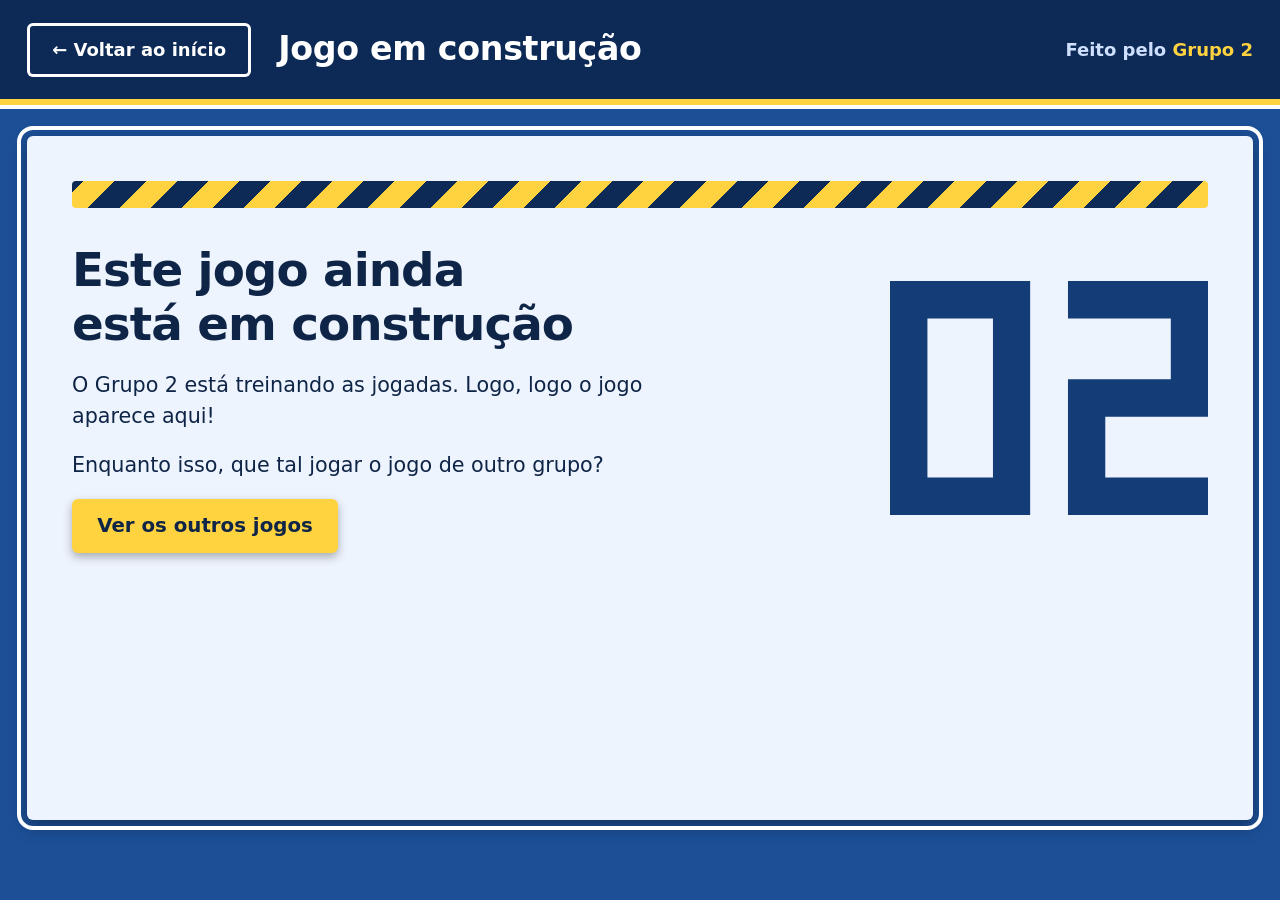
<file: jogos/grupo-02/index.html>
<!DOCTYPE html>
<html lang="pt-BR">
<head>
  <meta charset="utf-8">
  <meta name="viewport" content="width=device-width, initial-scale=1">
  <!-- Pede aos sites de busca (Google etc.) para não listar esta página -->
  <meta name="robots" content="noindex, nofollow">
  <title>Grupo 2 · Fliperama da Matemática</title>
  <!-- Visual comum a todos os jogos (cores, cabeçalho e botões) -->
  <link rel="stylesheet" href="../../estilo-comum.css">
  <style>
    /* ===== Estilo só deste jogo (Grupo 2) ===== */

    .em-construcao {
      display: grid;
      grid-template-columns: 1fr auto;
      align-items: center;
      gap: 2rem;
    }

    .em-construcao__texto {
      display: grid;
      gap: 1rem;
      max-width: 36rem;
    }

    .em-construcao h2 {
      font-size: clamp(1.7rem, 4vw, 2.6rem);
      font-weight: 900;
      letter-spacing: -0.02em;
    }

    .em-construcao p {
      margin: 0;
      font-size: 1.15rem;
    }

    .em-construcao .botao {
      justify-self: start;
    }

    /* Número do grupo pintado no chão */
    .em-construcao .numero {
      --cor-linha: var(--azul-garrafao);
      height: clamp(7rem, 22vw, 13rem);
    }

    /* Faixa listrada de "obra" pintada na quadra */
    .faixa-obra {
      height: 1.5rem;
      margin: 0 0 2rem;
      border-radius: 4px;
      background: repeating-linear-gradient(
        -45deg,
        var(--amarelo) 0 22px,
        var(--azul-noite) 22px 44px
      );
    }

    @media (max-width: 40rem) {
      .em-construcao {
        grid-template-columns: 1fr;
      }
      .em-construcao .numero {
        order: -1;
      }
    }
  </style>
</head>
<body>
  <!-- Desenho dos algarismos (usados nos números de camisa) -->
  <svg width="0" height="0" style="position:absolute" aria-hidden="true">
    <symbol id="d0" viewBox="0 0 60 100"><path d="M8 8 H52 V92 H8 Z"/></symbol>
    <symbol id="d2" viewBox="0 0 60 100"><path d="M8 8 H52 V50 H8 V92 H52"/></symbol>
  </svg>

  <!-- Cabeçalho igual em todos os jogos -->
  <header class="cabecalho">
    <div class="cabecalho__dentro">
      <a class="botao botao--voltar" href="../../index.html">← Voltar ao início</a>
      <h1 class="cabecalho__titulo">Jogo em construção</h1>
      <p class="cabecalho__grupo">Feito pelo <strong>Grupo 2</strong></p>
    </div>
  </header>

  <main class="pagina-jogo">
    <!-- Área do jogo: quando o grupo mandar o primeiro pedido, o jogo entra aqui -->
    <section class="area-jogo" aria-labelledby="aviso">
      <div class="faixa-obra" aria-hidden="true"></div>
      <div class="em-construcao">
        <div class="em-construcao__texto">
          <h2 id="aviso">Este jogo ainda está em construção</h2>
          <p>O Grupo 2 está treinando as jogadas. Logo, logo o jogo aparece aqui!</p>
          <p>Enquanto isso, que tal jogar o jogo de outro grupo?</p>
          <a class="botao" href="../../index.html">Ver os outros jogos</a>
        </div>
        <svg class="numero" viewBox="0 0 136 100" role="img" aria-label="Grupo 2"><use href="#d0" x="0" width="60" height="100"/><use href="#d2" x="76" width="60" height="100"/></svg>
      </div>
    </section>
  </main>
</body>
</html>
</file>
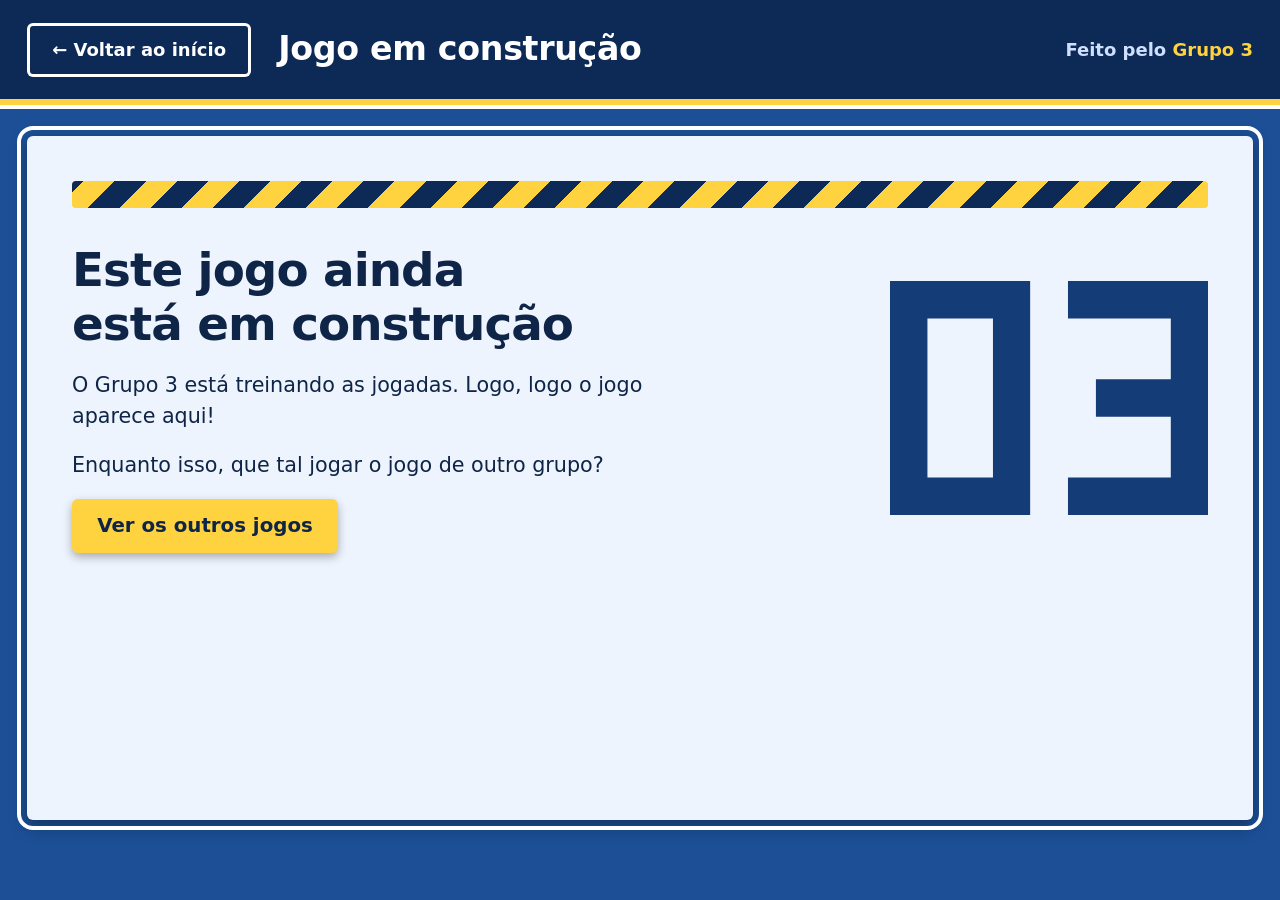
<file: jogos/grupo-03/index.html>
<!DOCTYPE html>
<html lang="pt-BR">
<head>
  <meta charset="utf-8">
  <meta name="viewport" content="width=device-width, initial-scale=1">
  <!-- Pede aos sites de busca (Google etc.) para não listar esta página -->
  <meta name="robots" content="noindex, nofollow">
  <title>Grupo 3 · Fliperama da Matemática</title>
  <!-- Visual comum a todos os jogos (cores, cabeçalho e botões) -->
  <link rel="stylesheet" href="../../estilo-comum.css">
  <style>
    /* ===== Estilo só deste jogo (Grupo 3) ===== */

    .em-construcao {
      display: grid;
      grid-template-columns: 1fr auto;
      align-items: center;
      gap: 2rem;
    }

    .em-construcao__texto {
      display: grid;
      gap: 1rem;
      max-width: 36rem;
    }

    .em-construcao h2 {
      font-size: clamp(1.7rem, 4vw, 2.6rem);
      font-weight: 900;
      letter-spacing: -0.02em;
    }

    .em-construcao p {
      margin: 0;
      font-size: 1.15rem;
    }

    .em-construcao .botao {
      justify-self: start;
    }

    /* Número do grupo pintado no chão */
    .em-construcao .numero {
      --cor-linha: var(--azul-garrafao);
      height: clamp(7rem, 22vw, 13rem);
    }

    /* Faixa listrada de "obra" pintada na quadra */
    .faixa-obra {
      height: 1.5rem;
      margin: 0 0 2rem;
      border-radius: 4px;
      background: repeating-linear-gradient(
        -45deg,
        var(--amarelo) 0 22px,
        var(--azul-noite) 22px 44px
      );
    }

    @media (max-width: 40rem) {
      .em-construcao {
        grid-template-columns: 1fr;
      }
      .em-construcao .numero {
        order: -1;
      }
    }
  </style>
</head>
<body>
  <!-- Desenho dos algarismos (usados nos números de camisa) -->
  <svg width="0" height="0" style="position:absolute" aria-hidden="true">
    <symbol id="d0" viewBox="0 0 60 100"><path d="M8 8 H52 V92 H8 Z"/></symbol>
    <symbol id="d3" viewBox="0 0 60 100"><path d="M8 8 H52 V92 H8 M20 50 H52"/></symbol>
  </svg>

  <!-- Cabeçalho igual em todos os jogos -->
  <header class="cabecalho">
    <div class="cabecalho__dentro">
      <a class="botao botao--voltar" href="../../index.html">← Voltar ao início</a>
      <h1 class="cabecalho__titulo">Jogo em construção</h1>
      <p class="cabecalho__grupo">Feito pelo <strong>Grupo 3</strong></p>
    </div>
  </header>

  <main class="pagina-jogo">
    <!-- Área do jogo: quando o grupo mandar o primeiro pedido, o jogo entra aqui -->
    <section class="area-jogo" aria-labelledby="aviso">
      <div class="faixa-obra" aria-hidden="true"></div>
      <div class="em-construcao">
        <div class="em-construcao__texto">
          <h2 id="aviso">Este jogo ainda está em construção</h2>
          <p>O Grupo 3 está treinando as jogadas. Logo, logo o jogo aparece aqui!</p>
          <p>Enquanto isso, que tal jogar o jogo de outro grupo?</p>
          <a class="botao" href="../../index.html">Ver os outros jogos</a>
        </div>
        <svg class="numero" viewBox="0 0 136 100" role="img" aria-label="Grupo 3"><use href="#d0" x="0" width="60" height="100"/><use href="#d3" x="76" width="60" height="100"/></svg>
      </div>
    </section>
  </main>
</body>
</html>
</file>
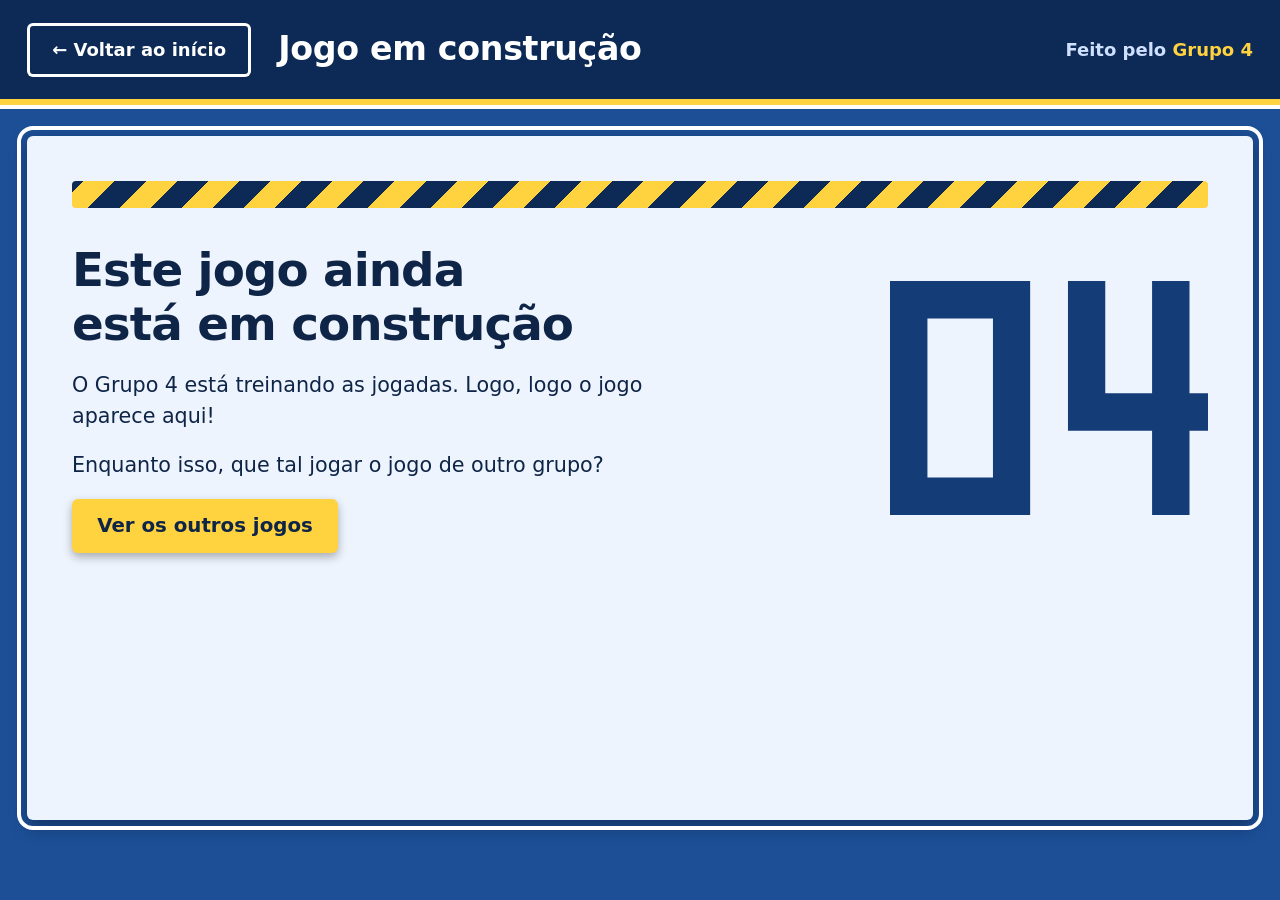
<file: jogos/grupo-04/index.html>
<!DOCTYPE html>
<html lang="pt-BR">
<head>
  <meta charset="utf-8">
  <meta name="viewport" content="width=device-width, initial-scale=1">
  <!-- Pede aos sites de busca (Google etc.) para não listar esta página -->
  <meta name="robots" content="noindex, nofollow">
  <title>Grupo 4 · Fliperama da Matemática</title>
  <!-- Visual comum a todos os jogos (cores, cabeçalho e botões) -->
  <link rel="stylesheet" href="../../estilo-comum.css">
  <style>
    /* ===== Estilo só deste jogo (Grupo 4) ===== */

    .em-construcao {
      display: grid;
      grid-template-columns: 1fr auto;
      align-items: center;
      gap: 2rem;
    }

    .em-construcao__texto {
      display: grid;
      gap: 1rem;
      max-width: 36rem;
    }

    .em-construcao h2 {
      font-size: clamp(1.7rem, 4vw, 2.6rem);
      font-weight: 900;
      letter-spacing: -0.02em;
    }

    .em-construcao p {
      margin: 0;
      font-size: 1.15rem;
    }

    .em-construcao .botao {
      justify-self: start;
    }

    /* Número do grupo pintado no chão */
    .em-construcao .numero {
      --cor-linha: var(--azul-garrafao);
      height: clamp(7rem, 22vw, 13rem);
    }

    /* Faixa listrada de "obra" pintada na quadra */
    .faixa-obra {
      height: 1.5rem;
      margin: 0 0 2rem;
      border-radius: 4px;
      background: repeating-linear-gradient(
        -45deg,
        var(--amarelo) 0 22px,
        var(--azul-noite) 22px 44px
      );
    }

    @media (max-width: 40rem) {
      .em-construcao {
        grid-template-columns: 1fr;
      }
      .em-construcao .numero {
        order: -1;
      }
    }
  </style>
</head>
<body>
  <!-- Desenho dos algarismos (usados nos números de camisa) -->
  <svg width="0" height="0" style="position:absolute" aria-hidden="true">
    <symbol id="d0" viewBox="0 0 60 100"><path d="M8 8 H52 V92 H8 Z"/></symbol>
    <symbol id="d4" viewBox="0 0 60 100"><path d="M8 8 V56 H52 M44 8 V92"/></symbol>
  </svg>

  <!-- Cabeçalho igual em todos os jogos -->
  <header class="cabecalho">
    <div class="cabecalho__dentro">
      <a class="botao botao--voltar" href="../../index.html">← Voltar ao início</a>
      <h1 class="cabecalho__titulo">Jogo em construção</h1>
      <p class="cabecalho__grupo">Feito pelo <strong>Grupo 4</strong></p>
    </div>
  </header>

  <main class="pagina-jogo">
    <!-- Área do jogo: quando o grupo mandar o primeiro pedido, o jogo entra aqui -->
    <section class="area-jogo" aria-labelledby="aviso">
      <div class="faixa-obra" aria-hidden="true"></div>
      <div class="em-construcao">
        <div class="em-construcao__texto">
          <h2 id="aviso">Este jogo ainda está em construção</h2>
          <p>O Grupo 4 está treinando as jogadas. Logo, logo o jogo aparece aqui!</p>
          <p>Enquanto isso, que tal jogar o jogo de outro grupo?</p>
          <a class="botao" href="../../index.html">Ver os outros jogos</a>
        </div>
        <svg class="numero" viewBox="0 0 136 100" role="img" aria-label="Grupo 4"><use href="#d0" x="0" width="60" height="100"/><use href="#d4" x="76" width="60" height="100"/></svg>
      </div>
    </section>
  </main>
</body>
</html>
</file>
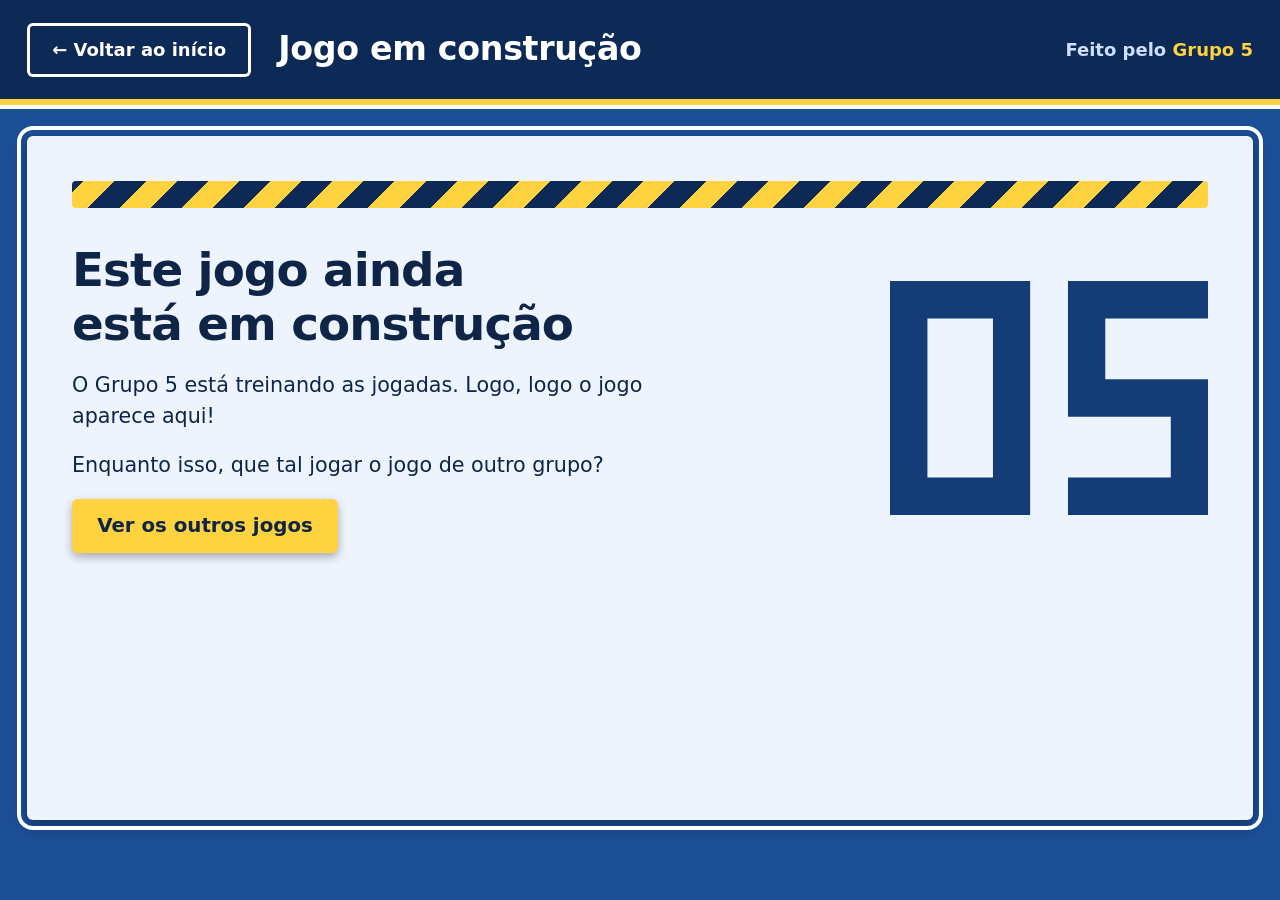
<file: jogos/grupo-05/index.html>
<!DOCTYPE html>
<html lang="pt-BR">
<head>
  <meta charset="utf-8">
  <meta name="viewport" content="width=device-width, initial-scale=1">
  <!-- Pede aos sites de busca (Google etc.) para não listar esta página -->
  <meta name="robots" content="noindex, nofollow">
  <title>Grupo 5 · Fliperama da Matemática</title>
  <!-- Visual comum a todos os jogos (cores, cabeçalho e botões) -->
  <link rel="stylesheet" href="../../estilo-comum.css">
  <style>
    /* ===== Estilo só deste jogo (Grupo 5) ===== */

    .em-construcao {
      display: grid;
      grid-template-columns: 1fr auto;
      align-items: center;
      gap: 2rem;
    }

    .em-construcao__texto {
      display: grid;
      gap: 1rem;
      max-width: 36rem;
    }

    .em-construcao h2 {
      font-size: clamp(1.7rem, 4vw, 2.6rem);
      font-weight: 900;
      letter-spacing: -0.02em;
    }

    .em-construcao p {
      margin: 0;
      font-size: 1.15rem;
    }

    .em-construcao .botao {
      justify-self: start;
    }

    /* Número do grupo pintado no chão */
    .em-construcao .numero {
      --cor-linha: var(--azul-garrafao);
      height: clamp(7rem, 22vw, 13rem);
    }

    /* Faixa listrada de "obra" pintada na quadra */
    .faixa-obra {
      height: 1.5rem;
      margin: 0 0 2rem;
      border-radius: 4px;
      background: repeating-linear-gradient(
        -45deg,
        var(--amarelo) 0 22px,
        var(--azul-noite) 22px 44px
      );
    }

    @media (max-width: 40rem) {
      .em-construcao {
        grid-template-columns: 1fr;
      }
      .em-construcao .numero {
        order: -1;
      }
    }
  </style>
</head>
<body>
  <!-- Desenho dos algarismos (usados nos números de camisa) -->
  <svg width="0" height="0" style="position:absolute" aria-hidden="true">
    <symbol id="d0" viewBox="0 0 60 100"><path d="M8 8 H52 V92 H8 Z"/></symbol>
    <symbol id="d5" viewBox="0 0 60 100"><path d="M52 8 H8 V50 H52 V92 H8"/></symbol>
  </svg>

  <!-- Cabeçalho igual em todos os jogos -->
  <header class="cabecalho">
    <div class="cabecalho__dentro">
      <a class="botao botao--voltar" href="../../index.html">← Voltar ao início</a>
      <h1 class="cabecalho__titulo">Jogo em construção</h1>
      <p class="cabecalho__grupo">Feito pelo <strong>Grupo 5</strong></p>
    </div>
  </header>

  <main class="pagina-jogo">
    <!-- Área do jogo: quando o grupo mandar o primeiro pedido, o jogo entra aqui -->
    <section class="area-jogo" aria-labelledby="aviso">
      <div class="faixa-obra" aria-hidden="true"></div>
      <div class="em-construcao">
        <div class="em-construcao__texto">
          <h2 id="aviso">Este jogo ainda está em construção</h2>
          <p>O Grupo 5 está treinando as jogadas. Logo, logo o jogo aparece aqui!</p>
          <p>Enquanto isso, que tal jogar o jogo de outro grupo?</p>
          <a class="botao" href="../../index.html">Ver os outros jogos</a>
        </div>
        <svg class="numero" viewBox="0 0 136 100" role="img" aria-label="Grupo 5"><use href="#d0" x="0" width="60" height="100"/><use href="#d5" x="76" width="60" height="100"/></svg>
      </div>
    </section>
  </main>
</body>
</html>
</file>
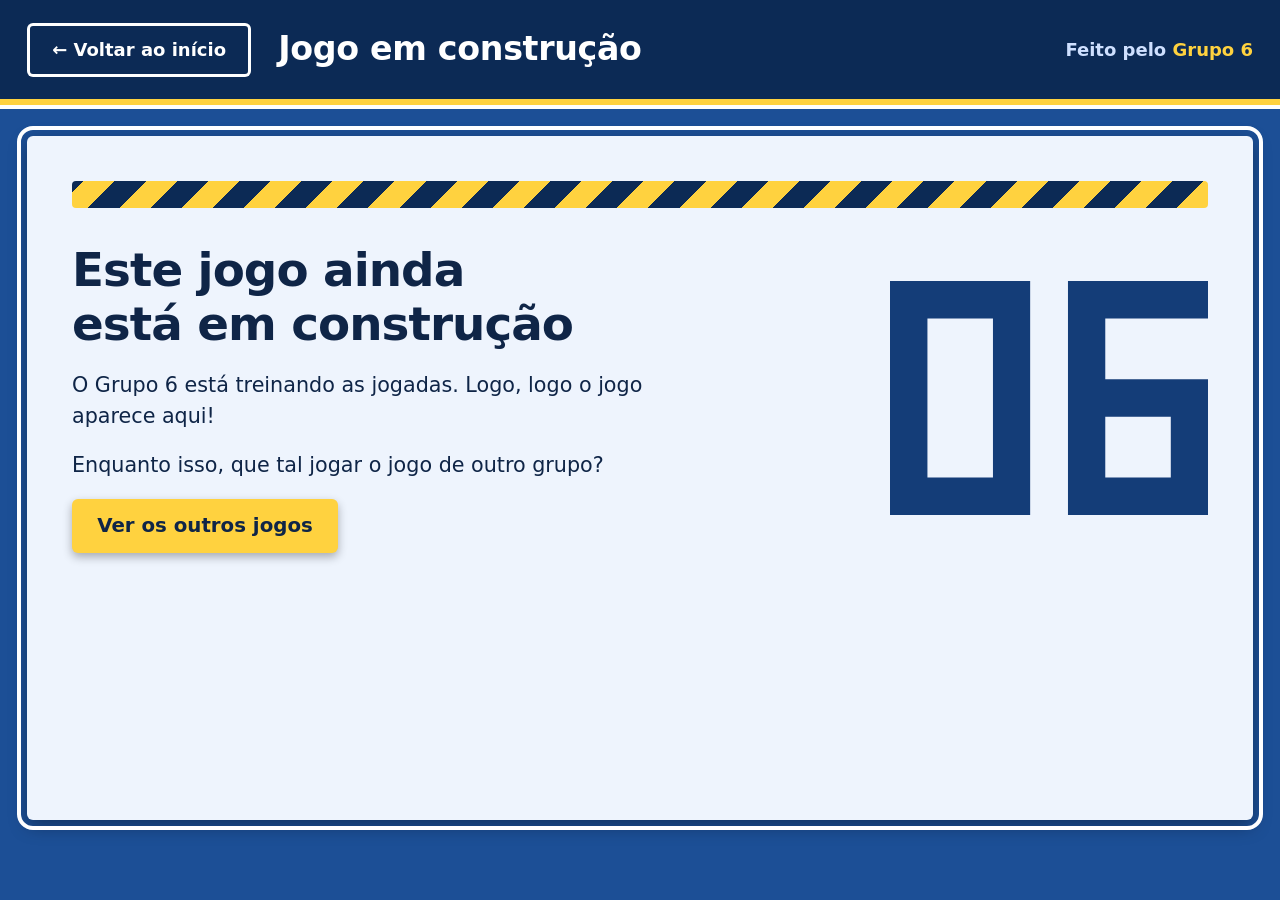
<file: jogos/grupo-06/index.html>
<!DOCTYPE html>
<html lang="pt-BR">
<head>
  <meta charset="utf-8">
  <meta name="viewport" content="width=device-width, initial-scale=1">
  <!-- Pede aos sites de busca (Google etc.) para não listar esta página -->
  <meta name="robots" content="noindex, nofollow">
  <title>Grupo 6 · Fliperama da Matemática</title>
  <!-- Visual comum a todos os jogos (cores, cabeçalho e botões) -->
  <link rel="stylesheet" href="../../estilo-comum.css">
  <style>
    /* ===== Estilo só deste jogo (Grupo 6) ===== */

    .em-construcao {
      display: grid;
      grid-template-columns: 1fr auto;
      align-items: center;
      gap: 2rem;
    }

    .em-construcao__texto {
      display: grid;
      gap: 1rem;
      max-width: 36rem;
    }

    .em-construcao h2 {
      font-size: clamp(1.7rem, 4vw, 2.6rem);
      font-weight: 900;
      letter-spacing: -0.02em;
    }

    .em-construcao p {
      margin: 0;
      font-size: 1.15rem;
    }

    .em-construcao .botao {
      justify-self: start;
    }

    /* Número do grupo pintado no chão */
    .em-construcao .numero {
      --cor-linha: var(--azul-garrafao);
      height: clamp(7rem, 22vw, 13rem);
    }

    /* Faixa listrada de "obra" pintada na quadra */
    .faixa-obra {
      height: 1.5rem;
      margin: 0 0 2rem;
      border-radius: 4px;
      background: repeating-linear-gradient(
        -45deg,
        var(--amarelo) 0 22px,
        var(--azul-noite) 22px 44px
      );
    }

    @media (max-width: 40rem) {
      .em-construcao {
        grid-template-columns: 1fr;
      }
      .em-construcao .numero {
        order: -1;
      }
    }
  </style>
</head>
<body>
  <!-- Desenho dos algarismos (usados nos números de camisa) -->
  <svg width="0" height="0" style="position:absolute" aria-hidden="true">
    <symbol id="d0" viewBox="0 0 60 100"><path d="M8 8 H52 V92 H8 Z"/></symbol>
    <symbol id="d6" viewBox="0 0 60 100"><path d="M52 8 H8 V92 H52 V50 H8"/></symbol>
  </svg>

  <!-- Cabeçalho igual em todos os jogos -->
  <header class="cabecalho">
    <div class="cabecalho__dentro">
      <a class="botao botao--voltar" href="../../index.html">← Voltar ao início</a>
      <h1 class="cabecalho__titulo">Jogo em construção</h1>
      <p class="cabecalho__grupo">Feito pelo <strong>Grupo 6</strong></p>
    </div>
  </header>

  <main class="pagina-jogo">
    <!-- Área do jogo: quando o grupo mandar o primeiro pedido, o jogo entra aqui -->
    <section class="area-jogo" aria-labelledby="aviso">
      <div class="faixa-obra" aria-hidden="true"></div>
      <div class="em-construcao">
        <div class="em-construcao__texto">
          <h2 id="aviso">Este jogo ainda está em construção</h2>
          <p>O Grupo 6 está treinando as jogadas. Logo, logo o jogo aparece aqui!</p>
          <p>Enquanto isso, que tal jogar o jogo de outro grupo?</p>
          <a class="botao" href="../../index.html">Ver os outros jogos</a>
        </div>
        <svg class="numero" viewBox="0 0 136 100" role="img" aria-label="Grupo 6"><use href="#d0" x="0" width="60" height="100"/><use href="#d6" x="76" width="60" height="100"/></svg>
      </div>
    </section>
  </main>
</body>
</html>
</file>
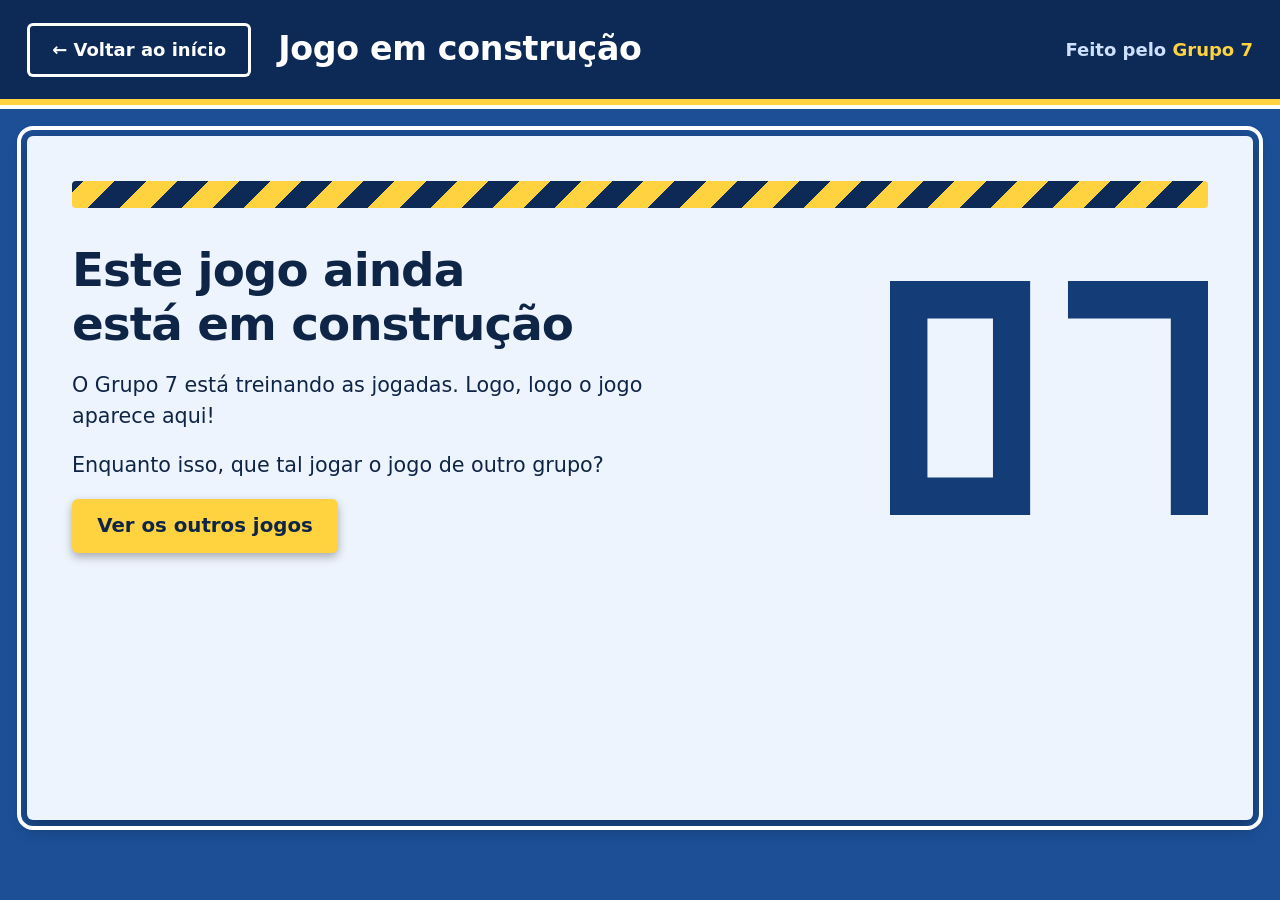
<file: jogos/grupo-07/index.html>
<!DOCTYPE html>
<html lang="pt-BR">
<head>
  <meta charset="utf-8">
  <meta name="viewport" content="width=device-width, initial-scale=1">
  <!-- Pede aos sites de busca (Google etc.) para não listar esta página -->
  <meta name="robots" content="noindex, nofollow">
  <title>Grupo 7 · Fliperama da Matemática</title>
  <!-- Visual comum a todos os jogos (cores, cabeçalho e botões) -->
  <link rel="stylesheet" href="../../estilo-comum.css">
  <style>
    /* ===== Estilo só deste jogo (Grupo 7) ===== */

    .em-construcao {
      display: grid;
      grid-template-columns: 1fr auto;
      align-items: center;
      gap: 2rem;
    }

    .em-construcao__texto {
      display: grid;
      gap: 1rem;
      max-width: 36rem;
    }

    .em-construcao h2 {
      font-size: clamp(1.7rem, 4vw, 2.6rem);
      font-weight: 900;
      letter-spacing: -0.02em;
    }

    .em-construcao p {
      margin: 0;
      font-size: 1.15rem;
    }

    .em-construcao .botao {
      justify-self: start;
    }

    /* Número do grupo pintado no chão */
    .em-construcao .numero {
      --cor-linha: var(--azul-garrafao);
      height: clamp(7rem, 22vw, 13rem);
    }

    /* Faixa listrada de "obra" pintada na quadra */
    .faixa-obra {
      height: 1.5rem;
      margin: 0 0 2rem;
      border-radius: 4px;
      background: repeating-linear-gradient(
        -45deg,
        var(--amarelo) 0 22px,
        var(--azul-noite) 22px 44px
      );
    }

    @media (max-width: 40rem) {
      .em-construcao {
        grid-template-columns: 1fr;
      }
      .em-construcao .numero {
        order: -1;
      }
    }
  </style>
</head>
<body>
  <!-- Desenho dos algarismos (usados nos números de camisa) -->
  <svg width="0" height="0" style="position:absolute" aria-hidden="true">
    <symbol id="d0" viewBox="0 0 60 100"><path d="M8 8 H52 V92 H8 Z"/></symbol>
    <symbol id="d7" viewBox="0 0 60 100"><path d="M8 8 H52 V92"/></symbol>
  </svg>

  <!-- Cabeçalho igual em todos os jogos -->
  <header class="cabecalho">
    <div class="cabecalho__dentro">
      <a class="botao botao--voltar" href="../../index.html">← Voltar ao início</a>
      <h1 class="cabecalho__titulo">Jogo em construção</h1>
      <p class="cabecalho__grupo">Feito pelo <strong>Grupo 7</strong></p>
    </div>
  </header>

  <main class="pagina-jogo">
    <!-- Área do jogo: quando o grupo mandar o primeiro pedido, o jogo entra aqui -->
    <section class="area-jogo" aria-labelledby="aviso">
      <div class="faixa-obra" aria-hidden="true"></div>
      <div class="em-construcao">
        <div class="em-construcao__texto">
          <h2 id="aviso">Este jogo ainda está em construção</h2>
          <p>O Grupo 7 está treinando as jogadas. Logo, logo o jogo aparece aqui!</p>
          <p>Enquanto isso, que tal jogar o jogo de outro grupo?</p>
          <a class="botao" href="../../index.html">Ver os outros jogos</a>
        </div>
        <svg class="numero" viewBox="0 0 136 100" role="img" aria-label="Grupo 7"><use href="#d0" x="0" width="60" height="100"/><use href="#d7" x="76" width="60" height="100"/></svg>
      </div>
    </section>
  </main>
</body>
</html>
</file>
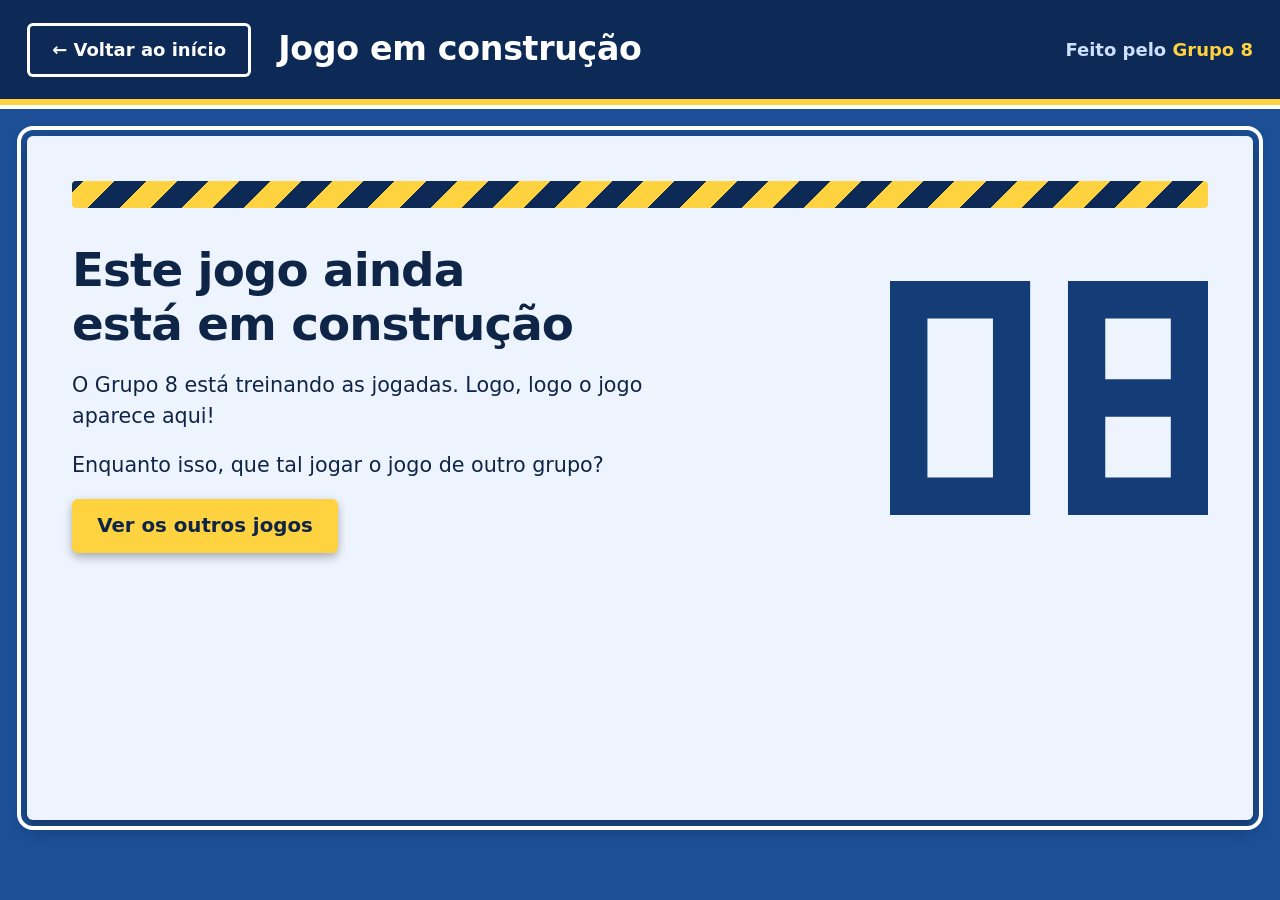
<file: jogos/grupo-08/index.html>
<!DOCTYPE html>
<html lang="pt-BR">
<head>
  <meta charset="utf-8">
  <meta name="viewport" content="width=device-width, initial-scale=1">
  <!-- Pede aos sites de busca (Google etc.) para não listar esta página -->
  <meta name="robots" content="noindex, nofollow">
  <title>Grupo 8 · Fliperama da Matemática</title>
  <!-- Visual comum a todos os jogos (cores, cabeçalho e botões) -->
  <link rel="stylesheet" href="../../estilo-comum.css">
  <style>
    /* ===== Estilo só deste jogo (Grupo 8) ===== */

    .em-construcao {
      display: grid;
      grid-template-columns: 1fr auto;
      align-items: center;
      gap: 2rem;
    }

    .em-construcao__texto {
      display: grid;
      gap: 1rem;
      max-width: 36rem;
    }

    .em-construcao h2 {
      font-size: clamp(1.7rem, 4vw, 2.6rem);
      font-weight: 900;
      letter-spacing: -0.02em;
    }

    .em-construcao p {
      margin: 0;
      font-size: 1.15rem;
    }

    .em-construcao .botao {
      justify-self: start;
    }

    /* Número do grupo pintado no chão */
    .em-construcao .numero {
      --cor-linha: var(--azul-garrafao);
      height: clamp(7rem, 22vw, 13rem);
    }

    /* Faixa listrada de "obra" pintada na quadra */
    .faixa-obra {
      height: 1.5rem;
      margin: 0 0 2rem;
      border-radius: 4px;
      background: repeating-linear-gradient(
        -45deg,
        var(--amarelo) 0 22px,
        var(--azul-noite) 22px 44px
      );
    }

    @media (max-width: 40rem) {
      .em-construcao {
        grid-template-columns: 1fr;
      }
      .em-construcao .numero {
        order: -1;
      }
    }
  </style>
</head>
<body>
  <!-- Desenho dos algarismos (usados nos números de camisa) -->
  <svg width="0" height="0" style="position:absolute" aria-hidden="true">
    <symbol id="d0" viewBox="0 0 60 100"><path d="M8 8 H52 V92 H8 Z"/></symbol>
    <symbol id="d8" viewBox="0 0 60 100"><path d="M8 8 H52 V92 H8 Z M8 50 H52"/></symbol>
  </svg>

  <!-- Cabeçalho igual em todos os jogos -->
  <header class="cabecalho">
    <div class="cabecalho__dentro">
      <a class="botao botao--voltar" href="../../index.html">← Voltar ao início</a>
      <h1 class="cabecalho__titulo">Jogo em construção</h1>
      <p class="cabecalho__grupo">Feito pelo <strong>Grupo 8</strong></p>
    </div>
  </header>

  <main class="pagina-jogo">
    <!-- Área do jogo: quando o grupo mandar o primeiro pedido, o jogo entra aqui -->
    <section class="area-jogo" aria-labelledby="aviso">
      <div class="faixa-obra" aria-hidden="true"></div>
      <div class="em-construcao">
        <div class="em-construcao__texto">
          <h2 id="aviso">Este jogo ainda está em construção</h2>
          <p>O Grupo 8 está treinando as jogadas. Logo, logo o jogo aparece aqui!</p>
          <p>Enquanto isso, que tal jogar o jogo de outro grupo?</p>
          <a class="botao" href="../../index.html">Ver os outros jogos</a>
        </div>
        <svg class="numero" viewBox="0 0 136 100" role="img" aria-label="Grupo 8"><use href="#d0" x="0" width="60" height="100"/><use href="#d8" x="76" width="60" height="100"/></svg>
      </div>
    </section>
  </main>
</body>
</html>
</file>
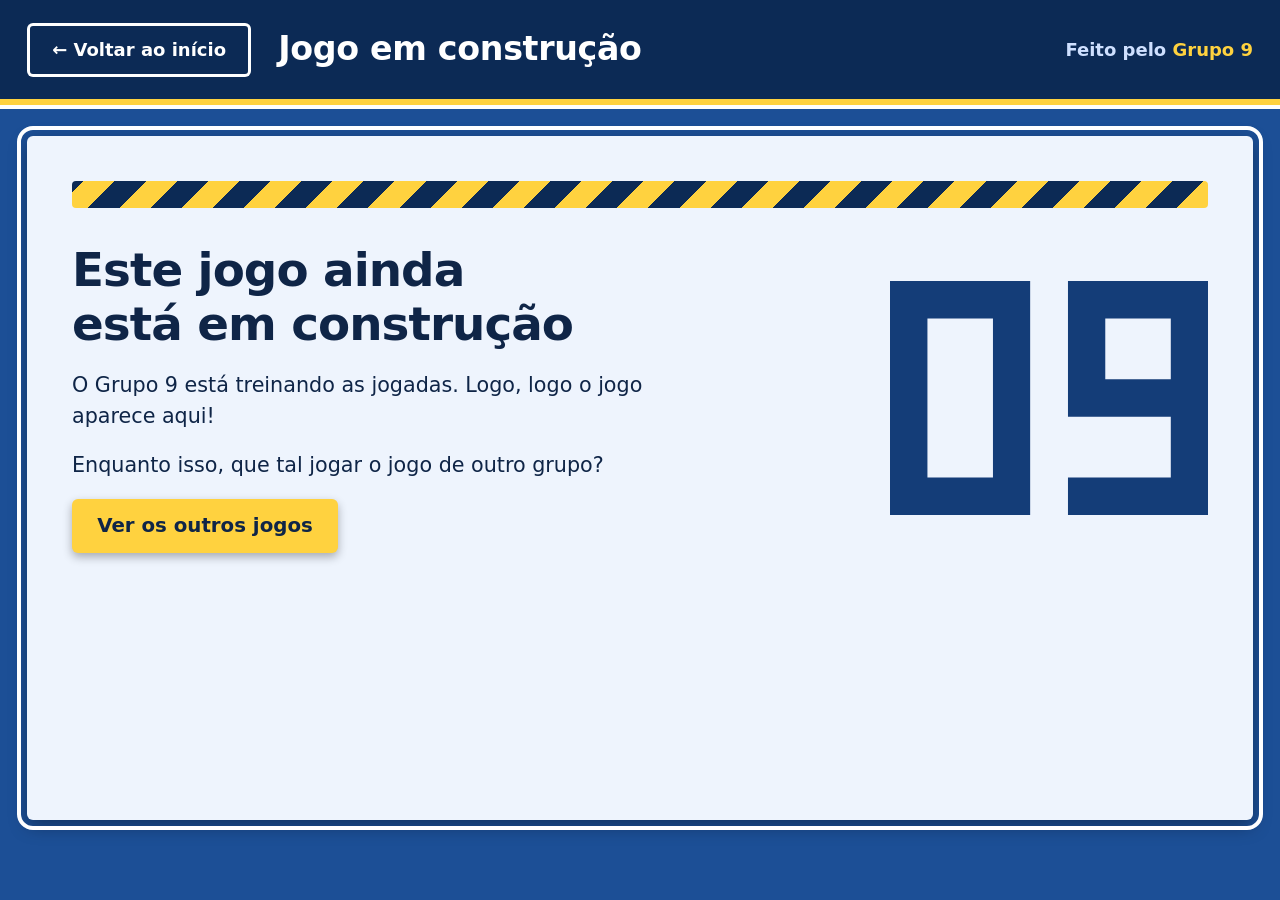
<file: jogos/grupo-09/index.html>
<!DOCTYPE html>
<html lang="pt-BR">
<head>
  <meta charset="utf-8">
  <meta name="viewport" content="width=device-width, initial-scale=1">
  <!-- Pede aos sites de busca (Google etc.) para não listar esta página -->
  <meta name="robots" content="noindex, nofollow">
  <title>Grupo 9 · Fliperama da Matemática</title>
  <!-- Visual comum a todos os jogos (cores, cabeçalho e botões) -->
  <link rel="stylesheet" href="../../estilo-comum.css">
  <style>
    /* ===== Estilo só deste jogo (Grupo 9) ===== */

    .em-construcao {
      display: grid;
      grid-template-columns: 1fr auto;
      align-items: center;
      gap: 2rem;
    }

    .em-construcao__texto {
      display: grid;
      gap: 1rem;
      max-width: 36rem;
    }

    .em-construcao h2 {
      font-size: clamp(1.7rem, 4vw, 2.6rem);
      font-weight: 900;
      letter-spacing: -0.02em;
    }

    .em-construcao p {
      margin: 0;
      font-size: 1.15rem;
    }

    .em-construcao .botao {
      justify-self: start;
    }

    /* Número do grupo pintado no chão */
    .em-construcao .numero {
      --cor-linha: var(--azul-garrafao);
      height: clamp(7rem, 22vw, 13rem);
    }

    /* Faixa listrada de "obra" pintada na quadra */
    .faixa-obra {
      height: 1.5rem;
      margin: 0 0 2rem;
      border-radius: 4px;
      background: repeating-linear-gradient(
        -45deg,
        var(--amarelo) 0 22px,
        var(--azul-noite) 22px 44px
      );
    }

    @media (max-width: 40rem) {
      .em-construcao {
        grid-template-columns: 1fr;
      }
      .em-construcao .numero {
        order: -1;
      }
    }
  </style>
</head>
<body>
  <!-- Desenho dos algarismos (usados nos números de camisa) -->
  <svg width="0" height="0" style="position:absolute" aria-hidden="true">
    <symbol id="d0" viewBox="0 0 60 100"><path d="M8 8 H52 V92 H8 Z"/></symbol>
    <symbol id="d9" viewBox="0 0 60 100"><path d="M52 50 H8 V8 H52 V92 H8"/></symbol>
  </svg>

  <!-- Cabeçalho igual em todos os jogos -->
  <header class="cabecalho">
    <div class="cabecalho__dentro">
      <a class="botao botao--voltar" href="../../index.html">← Voltar ao início</a>
      <h1 class="cabecalho__titulo">Jogo em construção</h1>
      <p class="cabecalho__grupo">Feito pelo <strong>Grupo 9</strong></p>
    </div>
  </header>

  <main class="pagina-jogo">
    <!-- Área do jogo: quando o grupo mandar o primeiro pedido, o jogo entra aqui -->
    <section class="area-jogo" aria-labelledby="aviso">
      <div class="faixa-obra" aria-hidden="true"></div>
      <div class="em-construcao">
        <div class="em-construcao__texto">
          <h2 id="aviso">Este jogo ainda está em construção</h2>
          <p>O Grupo 9 está treinando as jogadas. Logo, logo o jogo aparece aqui!</p>
          <p>Enquanto isso, que tal jogar o jogo de outro grupo?</p>
          <a class="botao" href="../../index.html">Ver os outros jogos</a>
        </div>
        <svg class="numero" viewBox="0 0 136 100" role="img" aria-label="Grupo 9"><use href="#d0" x="0" width="60" height="100"/><use href="#d9" x="76" width="60" height="100"/></svg>
      </div>
    </section>
  </main>
</body>
</html>
</file>
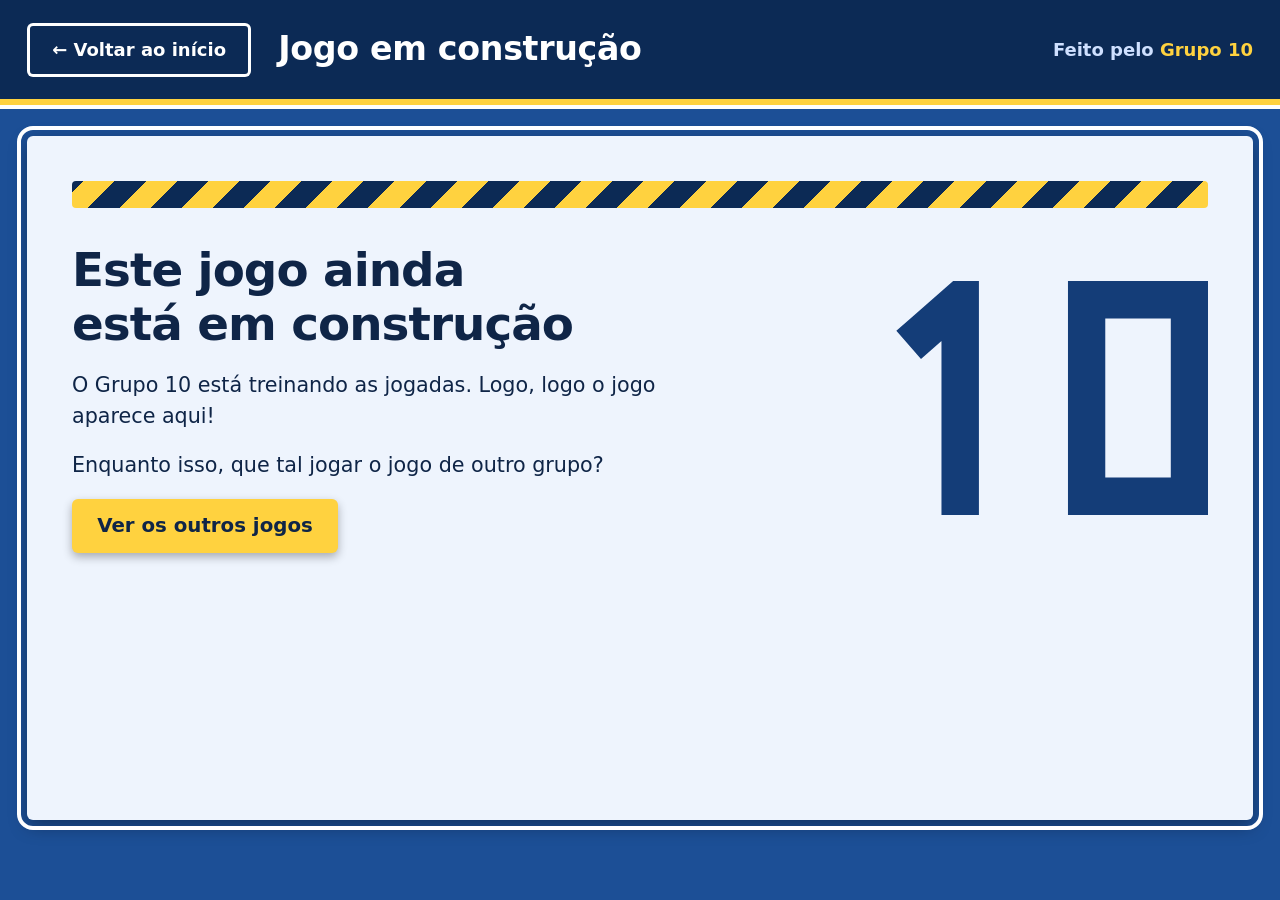
<file: jogos/grupo-10/index.html>
<!DOCTYPE html>
<html lang="pt-BR">
<head>
  <meta charset="utf-8">
  <meta name="viewport" content="width=device-width, initial-scale=1">
  <!-- Pede aos sites de busca (Google etc.) para não listar esta página -->
  <meta name="robots" content="noindex, nofollow">
  <title>Grupo 10 · Fliperama da Matemática</title>
  <!-- Visual comum a todos os jogos (cores, cabeçalho e botões) -->
  <link rel="stylesheet" href="../../estilo-comum.css">
  <style>
    /* ===== Estilo só deste jogo (Grupo 10) ===== */

    .em-construcao {
      display: grid;
      grid-template-columns: 1fr auto;
      align-items: center;
      gap: 2rem;
    }

    .em-construcao__texto {
      display: grid;
      gap: 1rem;
      max-width: 36rem;
    }

    .em-construcao h2 {
      font-size: clamp(1.7rem, 4vw, 2.6rem);
      font-weight: 900;
      letter-spacing: -0.02em;
    }

    .em-construcao p {
      margin: 0;
      font-size: 1.15rem;
    }

    .em-construcao .botao {
      justify-self: start;
    }

    /* Número do grupo pintado no chão */
    .em-construcao .numero {
      --cor-linha: var(--azul-garrafao);
      height: clamp(7rem, 22vw, 13rem);
    }

    /* Faixa listrada de "obra" pintada na quadra */
    .faixa-obra {
      height: 1.5rem;
      margin: 0 0 2rem;
      border-radius: 4px;
      background: repeating-linear-gradient(
        -45deg,
        var(--amarelo) 0 22px,
        var(--azul-noite) 22px 44px
      );
    }

    @media (max-width: 40rem) {
      .em-construcao {
        grid-template-columns: 1fr;
      }
      .em-construcao .numero {
        order: -1;
      }
    }
  </style>
</head>
<body>
  <!-- Desenho dos algarismos (usados nos números de camisa) -->
  <svg width="0" height="0" style="position:absolute" aria-hidden="true">
    <symbol id="d0" viewBox="0 0 60 100"><path d="M8 8 H52 V92 H8 Z"/></symbol>
    <symbol id="d1" viewBox="0 0 60 100"><path d="M14 22 L30 8 V92"/></symbol>
  </svg>

  <!-- Cabeçalho igual em todos os jogos -->
  <header class="cabecalho">
    <div class="cabecalho__dentro">
      <a class="botao botao--voltar" href="../../index.html">← Voltar ao início</a>
      <h1 class="cabecalho__titulo">Jogo em construção</h1>
      <p class="cabecalho__grupo">Feito pelo <strong>Grupo 10</strong></p>
    </div>
  </header>

  <main class="pagina-jogo">
    <!-- Área do jogo: quando o grupo mandar o primeiro pedido, o jogo entra aqui -->
    <section class="area-jogo" aria-labelledby="aviso">
      <div class="faixa-obra" aria-hidden="true"></div>
      <div class="em-construcao">
        <div class="em-construcao__texto">
          <h2 id="aviso">Este jogo ainda está em construção</h2>
          <p>O Grupo 10 está treinando as jogadas. Logo, logo o jogo aparece aqui!</p>
          <p>Enquanto isso, que tal jogar o jogo de outro grupo?</p>
          <a class="botao" href="../../index.html">Ver os outros jogos</a>
        </div>
        <svg class="numero" viewBox="0 0 136 100" role="img" aria-label="Grupo 10"><use href="#d1" x="0" width="60" height="100"/><use href="#d0" x="76" width="60" height="100"/></svg>
      </div>
    </section>
  </main>
</body>
</html>
</file>
<file: estilo-comum.css>
/* =========================================================
   FLIPERAMA DA MATEMÁTICA — estilo comum
   Visual compartilhado por TODAS as páginas: a quadra da escola.
   O piso é azul, as bordas são linhas pintadas e cada grupo
   tem um número grande, como numa camisa de time.

   Os jogos usam estas classes e cores. Cores diferentes pedidas
   por um grupo ficam só DENTRO do jogo (peças, desenhos, cenário).
   ========================================================= */

/* ---------- 1. Cores (a tinta da quadra) ---------- */
:root {
  /* Piso */
  --azul-quadra: #1c4f96;      /* fundo da página */
  --azul-garrafao: #143d78;    /* cartões (como o garrafão pintado) */
  --azul-noite: #0c2a55;       /* cabeçalho */

  /* Linhas pintadas */
  --amarelo: #ffd23f;
  --branco: #ffffff;
  --verde: #8fe04f;
  --vermelho: #ff8f8f;

  /* Cor reservada SÓ para avisar novidade ("Novidade!") */
  --laranja-novidade: #ff8a1f;

  /* Textos */
  --texto-claro: #ffffff;
  --texto-claro-suave: #cfe0ff;  /* texto secundário sobre o azul */
  --texto-escuro: #0f2547;

  /* Área clara onde o jogo acontece */
  --piso-claro: #eef4fd;
  --linha-piso-claro: #b9cdea;

  /* Mensagens de acerto e erro (sempre com palavras também!) */
  --acerto-fundo: #e2f6d3;
  --acerto-linha: #3d8f12;
  --acerto-texto: #1b4604;
  --erro-fundo: #ffe3e3;
  --erro-linha: #d62828;
  --erro-texto: #7a0d0d;

  /* Letras: fontes que já vêm no computador e no celular (funcionam sem internet) */
  --fonte: system-ui, -apple-system, "Segoe UI", Roboto, "Helvetica Neue", Arial, sans-serif;

  /* Medidas */
  --largura-max: 76rem;
  --espaco: 1.5rem;
  --canto: 6px;
  --sombra: 0 6px 18px rgb(0 0 0 / 0.35);
}

/* ---------- 2. Base ---------- */
*,
*::before,
*::after {
  box-sizing: border-box;
}

html {
  font-size: 112.5%; /* 18px: o menor texto do site */
  -webkit-text-size-adjust: 100%;
  scrollbar-color: var(--amarelo) var(--azul-noite);
}

body {
  margin: 0;
  min-height: 100vh;
  font-family: var(--fonte);
  font-size: 1rem;
  line-height: 1.5;
  color: var(--texto-claro);
  background-color: var(--azul-quadra);
}

/* Linhas da quadra pintadas no fundo (círculo central e linha do meio) */
.fundo-quadra {
  background-image:
    url("data:image/svg+xml,%3Csvg xmlns='http://www.w3.org/2000/svg' viewBox='0 0 1200 800' preserveAspectRatio='xMidYMid slice'%3E%3Cg fill='none' stroke='%23ffffff' stroke-opacity='0.09' stroke-width='6'%3E%3Cline x1='0' y1='400' x2='1200' y2='400'/%3E%3Ccircle cx='600' cy='400' r='150'/%3E%3Cpath d='M-60 0 A 330 330 0 0 1 -60 800'/%3E%3Cpath d='M1260 0 A 330 330 0 0 0 1260 800'/%3E%3C/g%3E%3C/svg%3E");
  background-size: cover;
  background-attachment: fixed;
  background-position: center;
}

::selection {
  background: var(--amarelo);
  color: var(--texto-escuro);
}

img,
svg {
  display: block;
  max-width: 100%;
}

a {
  color: inherit;
  text-underline-offset: 0.2em;
}

/* Contorno de foco (quem usa o teclado vê onde está) */
:focus-visible {
  outline: 4px solid var(--amarelo);
  outline-offset: 3px;
}

h1,
h2,
h3 {
  line-height: 1.15;
  text-wrap: balance;
  margin: 0;
}

/* Texto só para leitores de tela */
.so-leitor {
  position: absolute;
  width: 1px;
  height: 1px;
  overflow: hidden;
  clip-path: inset(50%);
  white-space: nowrap;
}

/* ---------- 3. Cabeçalho (igual em todas as páginas) ---------- */
.cabecalho {
  background: var(--azul-noite);
  /* linha amarela pintada embaixo, com uma faixinha branca */
  border-bottom: 6px solid var(--amarelo);
  box-shadow: 0 4px 0 var(--branco);
  margin-bottom: 4px;
}

.cabecalho__dentro {
  max-width: var(--largura-max);
  margin: 0 auto;
  padding: 1rem var(--espaco);
  display: grid;
  grid-template-columns: auto 1fr auto;
  align-items: center;
  gap: 1rem 1.5rem;
  min-height: 5.5rem;
}

.cabecalho__titulo {
  font-size: clamp(1.35rem, 2.6vw, 1.9rem);
  font-weight: 800;
  letter-spacing: -0.01em;
}

.cabecalho__grupo {
  margin: 0;
  font-weight: 700;
  color: var(--texto-claro-suave);
  white-space: nowrap;
}

.cabecalho__grupo strong {
  color: var(--amarelo);
}

/* Cabeçalho da página inicial: nome do site bem grande */
.cabecalho--inicio .cabecalho__dentro {
  grid-template-columns: 1fr;
  padding-block: 2rem 1.75rem;
  gap: 0.5rem;
}

.cabecalho--inicio .cabecalho__titulo {
  font-size: clamp(2.2rem, 6vw, 4.2rem);
  font-weight: 900;
  letter-spacing: -0.03em;
  line-height: 1;
}

.cabecalho--inicio .cabecalho__titulo span {
  color: var(--amarelo);
}

.cabecalho__descricao {
  margin: 0;
  max-width: 40ch;
  font-size: clamp(1rem, 1.6vw, 1.2rem);
  color: var(--texto-claro-suave);
}

/* No celular, o cabeçalho dos jogos vira uma coluna */
@media (max-width: 44rem) {
  .cabecalho__dentro {
    grid-template-columns: 1fr;
    justify-items: start;
    gap: 0.6rem;
  }
}

/* ---------- 4. Botões ---------- */
.botao {
  display: inline-flex;
  align-items: center;
  justify-content: center;
  gap: 0.5rem;
  min-height: 3rem;
  padding: 0.6rem 1.4rem;
  border: 0;
  border-radius: var(--canto);
  font: inherit;
  font-weight: 800;
  font-size: 1.1rem;
  text-decoration: none;
  cursor: pointer;
  background: var(--amarelo);
  color: var(--texto-escuro);
  box-shadow: 0 4px 10px rgb(0 0 0 / 0.3);
  transition: transform 160ms cubic-bezier(0.16, 1, 0.3, 1),
    box-shadow 160ms cubic-bezier(0.16, 1, 0.3, 1);
}

.botao:hover {
  transform: translateY(-2px);
  box-shadow: 0 8px 18px rgb(0 0 0 / 0.35);
}

.botao:active {
  transform: translateY(1px);
  box-shadow: 0 2px 6px rgb(0 0 0 / 0.3);
}

.botao:disabled,
.botao[aria-disabled="true"] {
  opacity: 0.5;
  cursor: not-allowed;
  transform: none;
}

/* Botão "← Voltar ao início": contorno branco, como uma linha da quadra */
.botao--voltar {
  background: transparent;
  color: var(--texto-claro);
  box-shadow: inset 0 0 0 3px var(--branco);
  font-size: 1rem;
  white-space: nowrap;
}

.botao--voltar:hover {
  background: var(--branco);
  color: var(--texto-escuro);
  box-shadow: 0 6px 14px rgb(0 0 0 / 0.35);
}

/* Botão secundário (para usar dentro da área clara do jogo) */
.botao--secundario {
  background: var(--branco);
  color: var(--texto-escuro);
  box-shadow: inset 0 0 0 3px var(--texto-escuro);
}

/* ---------- 5. Número de camisa (desenhado em SVG) ---------- */
.numero {
  height: 5.5rem;
  width: auto;
  fill: none;
  stroke: var(--cor-linha, var(--amarelo));
  stroke-width: 16;
  stroke-linejoin: miter;
  stroke-linecap: square;
}

/* ---------- 6. Área do jogo (o jogo ocupa a tela embaixo do cabeçalho) ---------- */
.pagina-jogo {
  max-width: var(--largura-max);
  margin: 0 auto;
  padding: var(--espaco);
}

.area-jogo {
  background: var(--piso-claro);
  color: var(--texto-escuro);
  border-radius: var(--canto);
  /* linha branca pintada em volta */
  outline: 4px solid var(--branco);
  outline-offset: 6px;
  padding: clamp(1.25rem, 4vw, 2.5rem);
  box-shadow: var(--sombra);
  min-height: calc(100vh - 12rem);
}

.area-jogo :focus-visible {
  outline-color: var(--texto-escuro);
}

.area-jogo ::selection {
  background: var(--texto-escuro);
  color: var(--amarelo);
}

/* ---------- 7. Mensagens de acerto e erro ---------- */
/* Use sempre com palavras: "Acertou!" ou "Tente de novo". */
.mensagem {
  margin: 1rem 0;
  padding: 0.9rem 1.2rem;
  border-radius: var(--canto);
  border: 3px solid;
  font-size: 1.25rem;
  font-weight: 800;
}

.mensagem--acerto {
  background: var(--acerto-fundo);
  border-color: var(--acerto-linha);
  color: var(--acerto-texto);
}

.mensagem--erro {
  background: var(--erro-fundo);
  border-color: var(--erro-linha);
  color: var(--erro-texto);
}

/* ---------- 8. Placar (como o da quadra) ---------- */
.placar {
  display: inline-flex;
  align-items: center;
  gap: 0.75rem;
  padding: 0.5rem 1rem;
  background: var(--azul-noite);
  color: var(--texto-claro);
  border-radius: var(--canto);
  font-weight: 700;
}

.placar__valor {
  min-width: 2.5ch;
  padding: 0.1rem 0.5rem;
  background: #06152c;
  color: var(--amarelo);
  font-size: 1.8rem;
  font-weight: 900;
  font-variant-numeric: tabular-nums;
  text-align: center;
  border-radius: 4px;
}

/* ---------- 9. Selo "Novidade!" (única coisa que usa laranja) ---------- */
.selo-novidade {
  display: inline-block;
  padding: 0.15rem 0.6rem;
  background: var(--laranja-novidade);
  color: var(--texto-escuro);
  font-weight: 800;
  border-radius: 4px;
}

/* ---------- 9b. Escolha do nível (Fácil, Médio, Difícil) ---------- */
/* Use dentro da área clara do jogo. Cada nível tem uma faixa de cor
   (verde, amarelo, vermelho) e barrinhas: 1 cheia = Fácil, 2 = Médio, 3 = Difícil.
   Exemplo:
   <button class="nivel nivel--facil" data-nivel="facil">
     <span class="nivel__barras" aria-hidden="true"><span class="cheia"></span><span></span><span></span></span>
     <span class="nivel__nome">Fácil</span>
     <span class="nivel__descricao">O que muda neste nível.</span>
   </button> */
.niveis {
  display: grid;
  grid-template-columns: repeat(3, minmax(0, 1fr));
  gap: 1.25rem;
  width: 100%;
  max-width: 50rem;
  margin-inline: auto;
}

.nivel {
  --cor-nivel: var(--amarelo);
  display: flex;
  flex-direction: column;
  align-items: center;
  gap: 0.6rem;
  padding: 1.5rem 1.25rem 1.6rem;
  border: 0;
  border-top: 12px solid var(--cor-nivel);
  border-radius: var(--canto);
  background: var(--branco);
  color: var(--texto-escuro);
  font: inherit;
  text-align: center;
  cursor: pointer;
  box-shadow: 0 6px 16px rgb(0 0 0 / 0.14);
  transition: transform 180ms cubic-bezier(0.16, 1, 0.3, 1),
    box-shadow 180ms cubic-bezier(0.16, 1, 0.3, 1);
}

.nivel--facil { --cor-nivel: var(--acerto-linha); }
.nivel--medio { --cor-nivel: var(--amarelo); }
.nivel--dificil { --cor-nivel: var(--erro-linha); }

.nivel:hover {
  transform: translateY(-4px);
  box-shadow: 0 12px 24px rgb(0 0 0 / 0.2);
}

.nivel:active {
  transform: translateY(0);
}

.nivel__nome {
  font-size: 1.7rem;
  font-weight: 900;
  line-height: 1.1;
}

.nivel__descricao {
  font-size: 1rem;
  line-height: 1.4;
  max-width: 16rem;
}

/* Barrinhas de dificuldade */
.nivel__barras {
  display: flex;
  align-items: flex-end;
  gap: 5px;
  height: 2rem;
}

.nivel__barras span {
  width: 0.85rem;
  border-radius: 3px;
  box-shadow: inset 0 0 0 2px var(--azul-noite);
}

.nivel__barras span:nth-child(1) { height: 40%; }
.nivel__barras span:nth-child(2) { height: 70%; }
.nivel__barras span:nth-child(3) { height: 100%; }

.nivel__barras span.cheia {
  background: var(--azul-noite);
}

/* Regras de pontuação, em uma linha abaixo dos níveis */
.regras {
  margin: 0;
  font-size: 1rem;
  font-weight: 600;
}

/* No celular: um nível embaixo do outro, em formato de faixa */
@media (max-width: 40rem) {
  .niveis {
    grid-template-columns: 1fr;
    gap: 0.9rem;
  }
  .nivel {
    display: grid;
    grid-template-columns: auto 1fr;
    grid-template-rows: auto auto;
    column-gap: 1rem;
    row-gap: 0.15rem;
    align-items: center;
    text-align: left;
    padding: 1rem 1.15rem;
    border-top: 0;
    border-left: 12px solid var(--cor-nivel);
  }
  .nivel__barras { grid-row: 1 / 3; }
  .nivel__nome { font-size: 1.45rem; }
  .nivel__descricao { max-width: none; }
}

/* ---------- 9c. Ranking (tabela, campo do nome e abas dos níveis) ---------- */

/* Caixa "Quer entrar no ranking?" */
.caixa-ranking {
  display: grid;
  gap: 0.6rem;
  width: 100%;
  max-width: 34rem;
  padding: 1.25rem;
  border-radius: var(--canto);
  background: var(--branco);
  box-shadow: inset 0 0 0 3px var(--linha-piso-claro);
  text-align: left;
}

.caixa-ranking label {
  font-size: 1.2rem;
  font-weight: 800;
}

.caixa-ranking__linha {
  display: flex;
  flex-wrap: wrap;
  gap: 0.6rem;
}

.caixa-ranking__linha .campo {
  flex: 1 1 12rem;
}

/* Campo de texto */
.campo {
  min-height: 3rem;
  padding: 0.5rem 0.9rem;
  border: 3px solid var(--azul-quadra);
  border-radius: var(--canto);
  background: var(--branco);
  color: var(--texto-escuro);
  font: inherit;
  font-size: 1.1rem;
}

.campo::placeholder {
  color: #5b6b86;
}

/* Abas Fácil / Médio / Difícil */
.abas {
  display: flex;
  flex-wrap: wrap;
  gap: 0.5rem;
  justify-content: center;
}

.aba {
  min-height: 2.75rem;
  padding: 0.4rem 1.1rem;
  border: 0;
  border-radius: var(--canto);
  background: var(--branco);
  color: var(--texto-escuro);
  font: inherit;
  font-weight: 800;
  cursor: pointer;
  box-shadow: inset 0 0 0 3px var(--azul-quadra);
}

.aba[aria-selected="true"] {
  background: var(--azul-noite);
  color: var(--amarelo);
  box-shadow: none;
}

/* Tabela do ranking */
.ranking {
  width: 100%;
  max-width: 34rem;
  border-collapse: collapse;
  background: var(--branco);
  border-radius: var(--canto);
  overflow: hidden;
  font-variant-numeric: tabular-nums;
  text-align: left;
}

.ranking th {
  background: var(--azul-noite);
  color: var(--texto-claro);
  font-weight: 800;
  padding: 0.6rem 0.8rem;
}

.ranking td {
  padding: 0.55rem 0.8rem;
  border-top: 1px solid var(--linha-piso-claro);
}

.ranking td:first-child,
.ranking th:first-child {
  width: 3.5rem;
  font-weight: 800;
}

.ranking td:nth-child(3),
.ranking th:nth-child(3),
.ranking td:nth-child(4),
.ranking th:nth-child(4) {
  text-align: right;
}

/* Linha de quem acabou de jogar */
.ranking__voce td {
  background: var(--amarelo);
  font-weight: 800;
}

.ranking__vazio {
  margin: 0;
  padding: 1rem;
  font-weight: 700;
}

/* ---------- 10. Rodapé ---------- */
.rodape {
  max-width: var(--largura-max);
  margin: 0 auto;
  padding: 2rem var(--espaco) 2.5rem;
  color: var(--texto-claro-suave);
}

.rodape p {
  margin: 0;
}

/* Quem prefere menos movimento: sem animações */
@media (prefers-reduced-motion: reduce) {
  *,
  *::before,
  *::after {
    transition-duration: 0.01ms !important;
    animation-duration: 0.01ms !important;
  }
}
</file>
